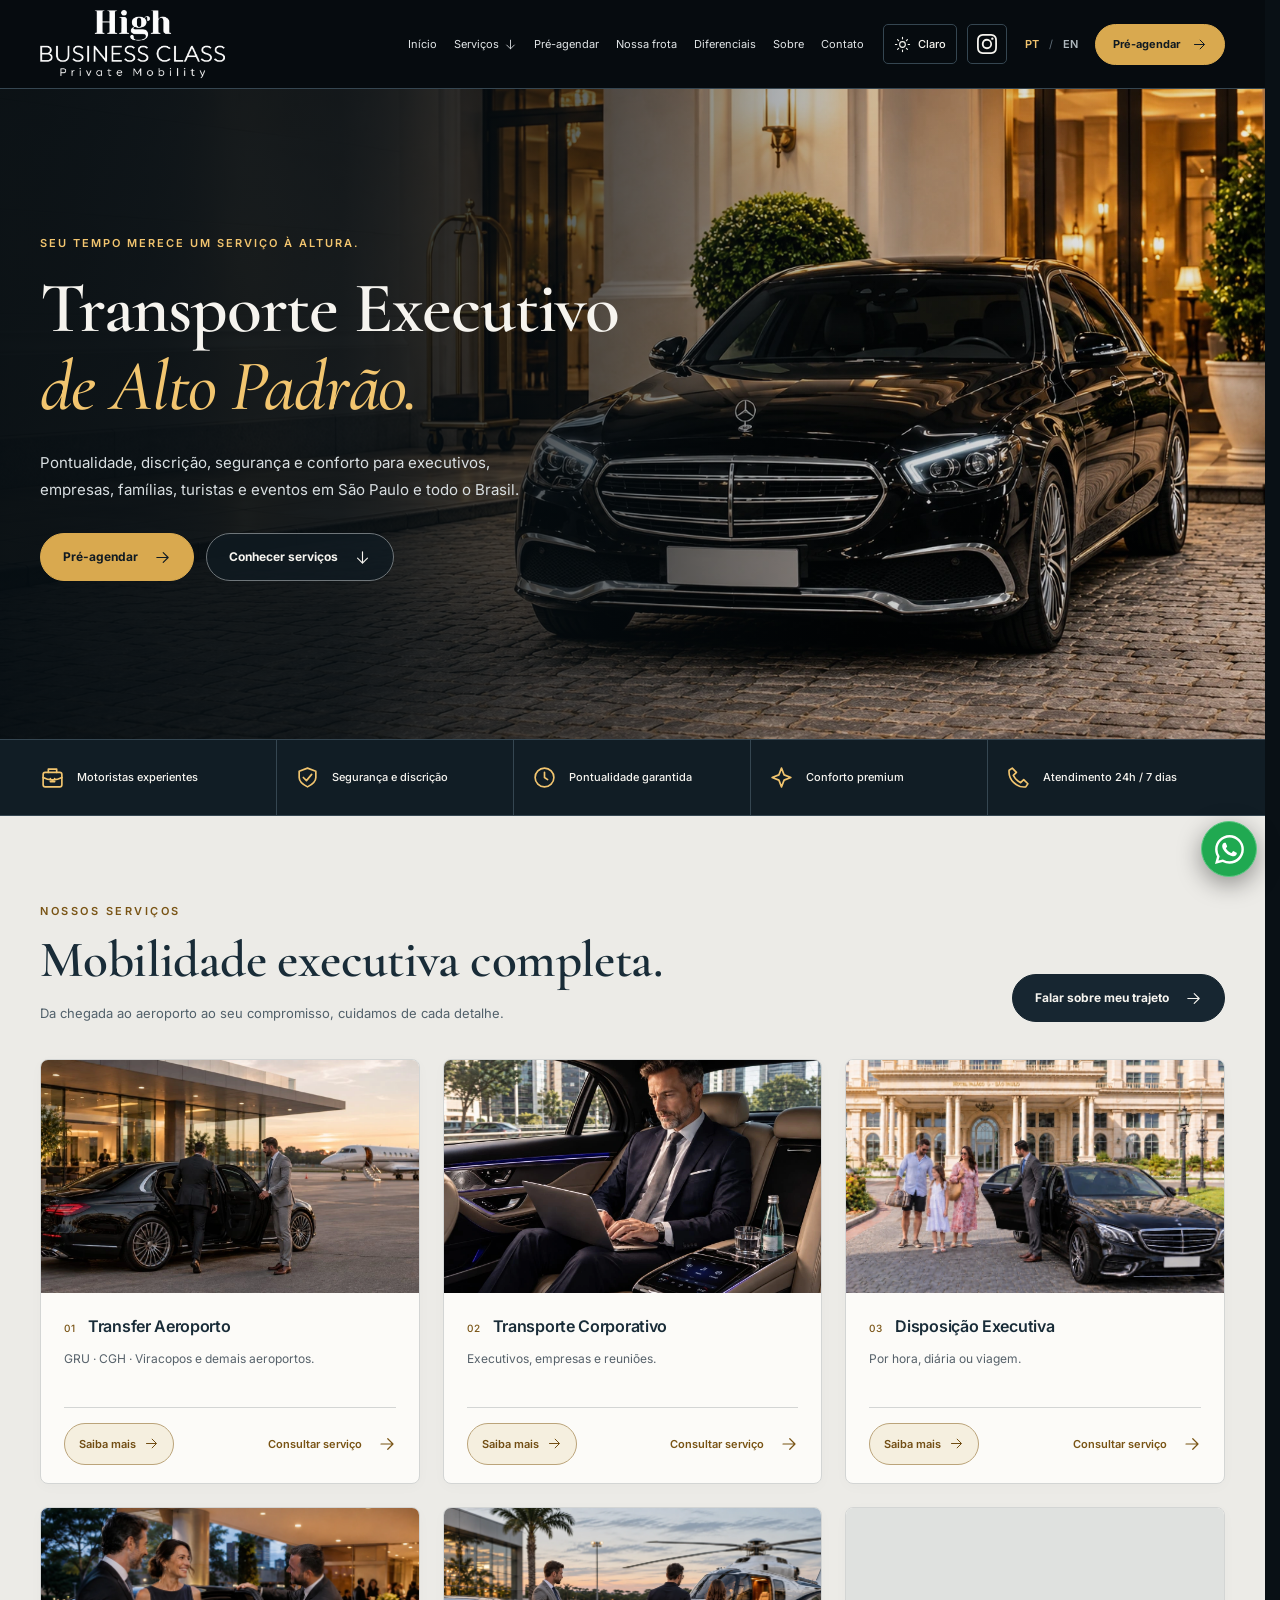
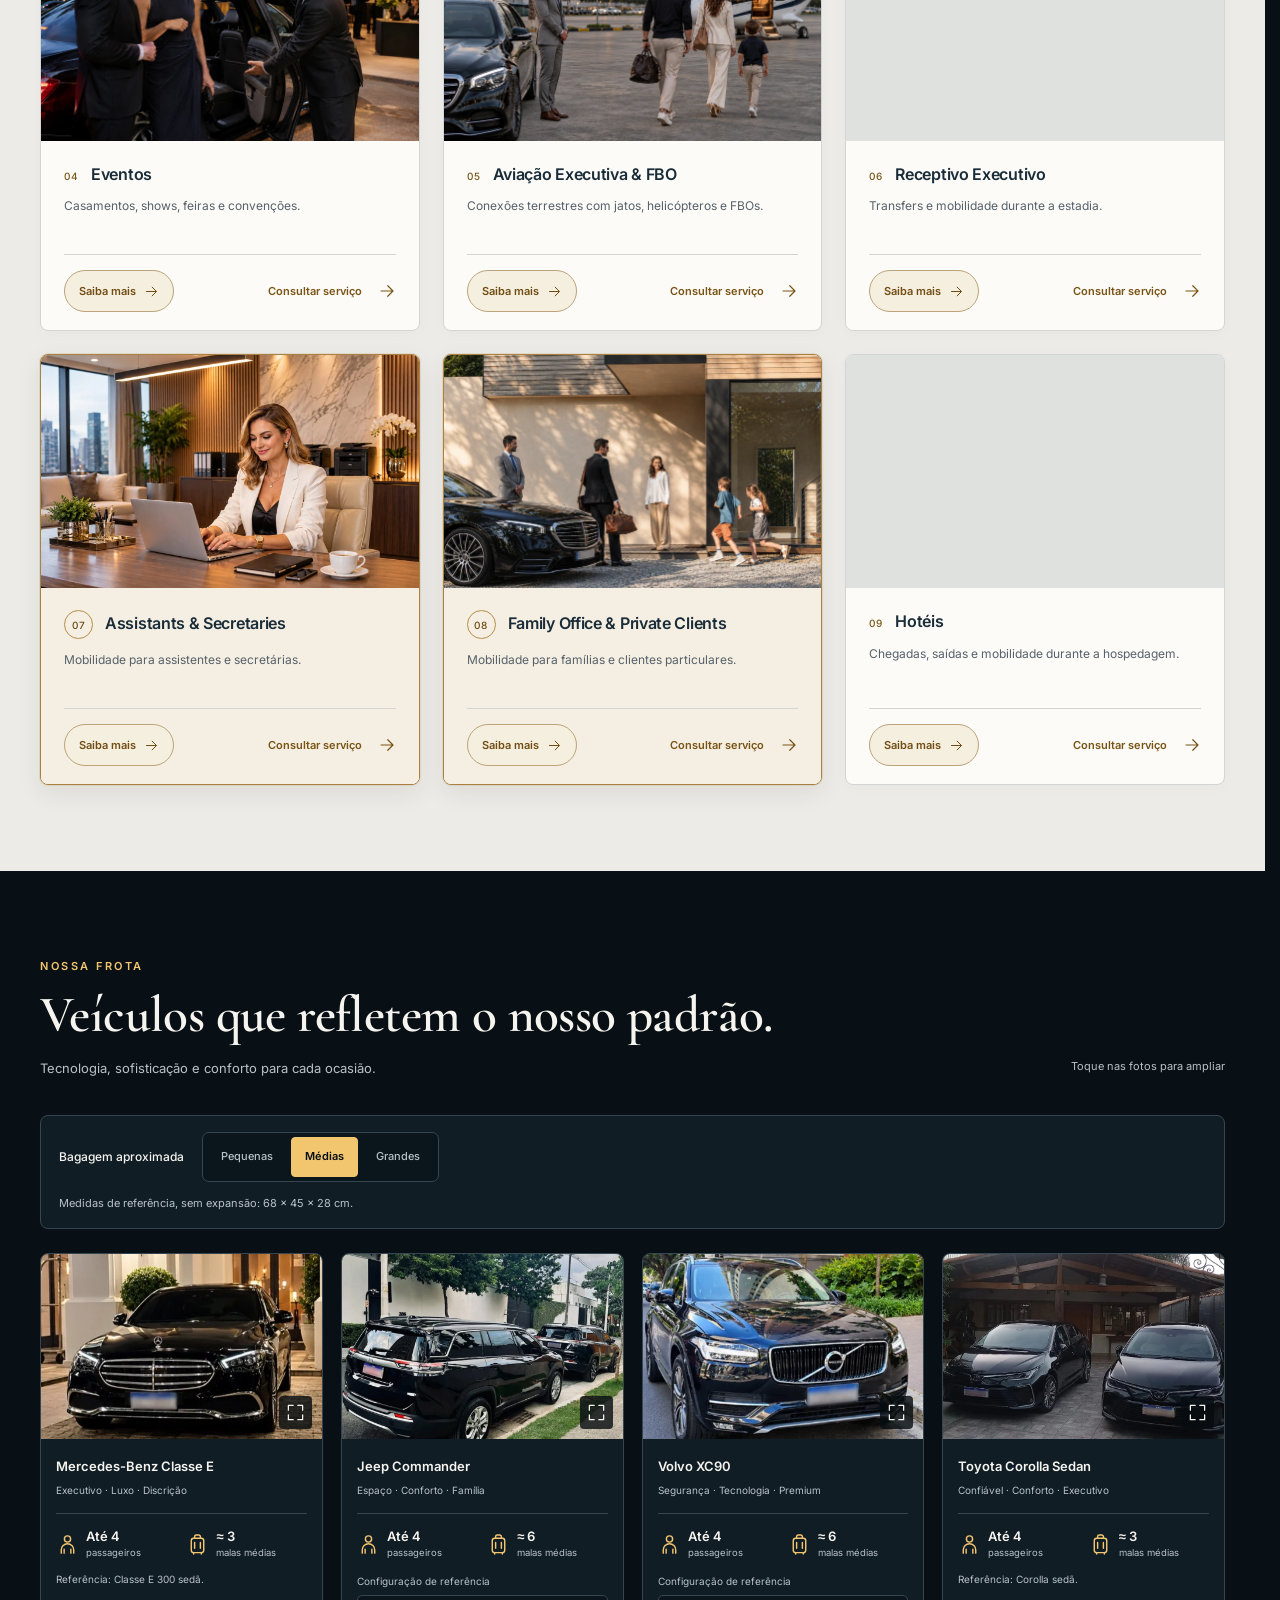
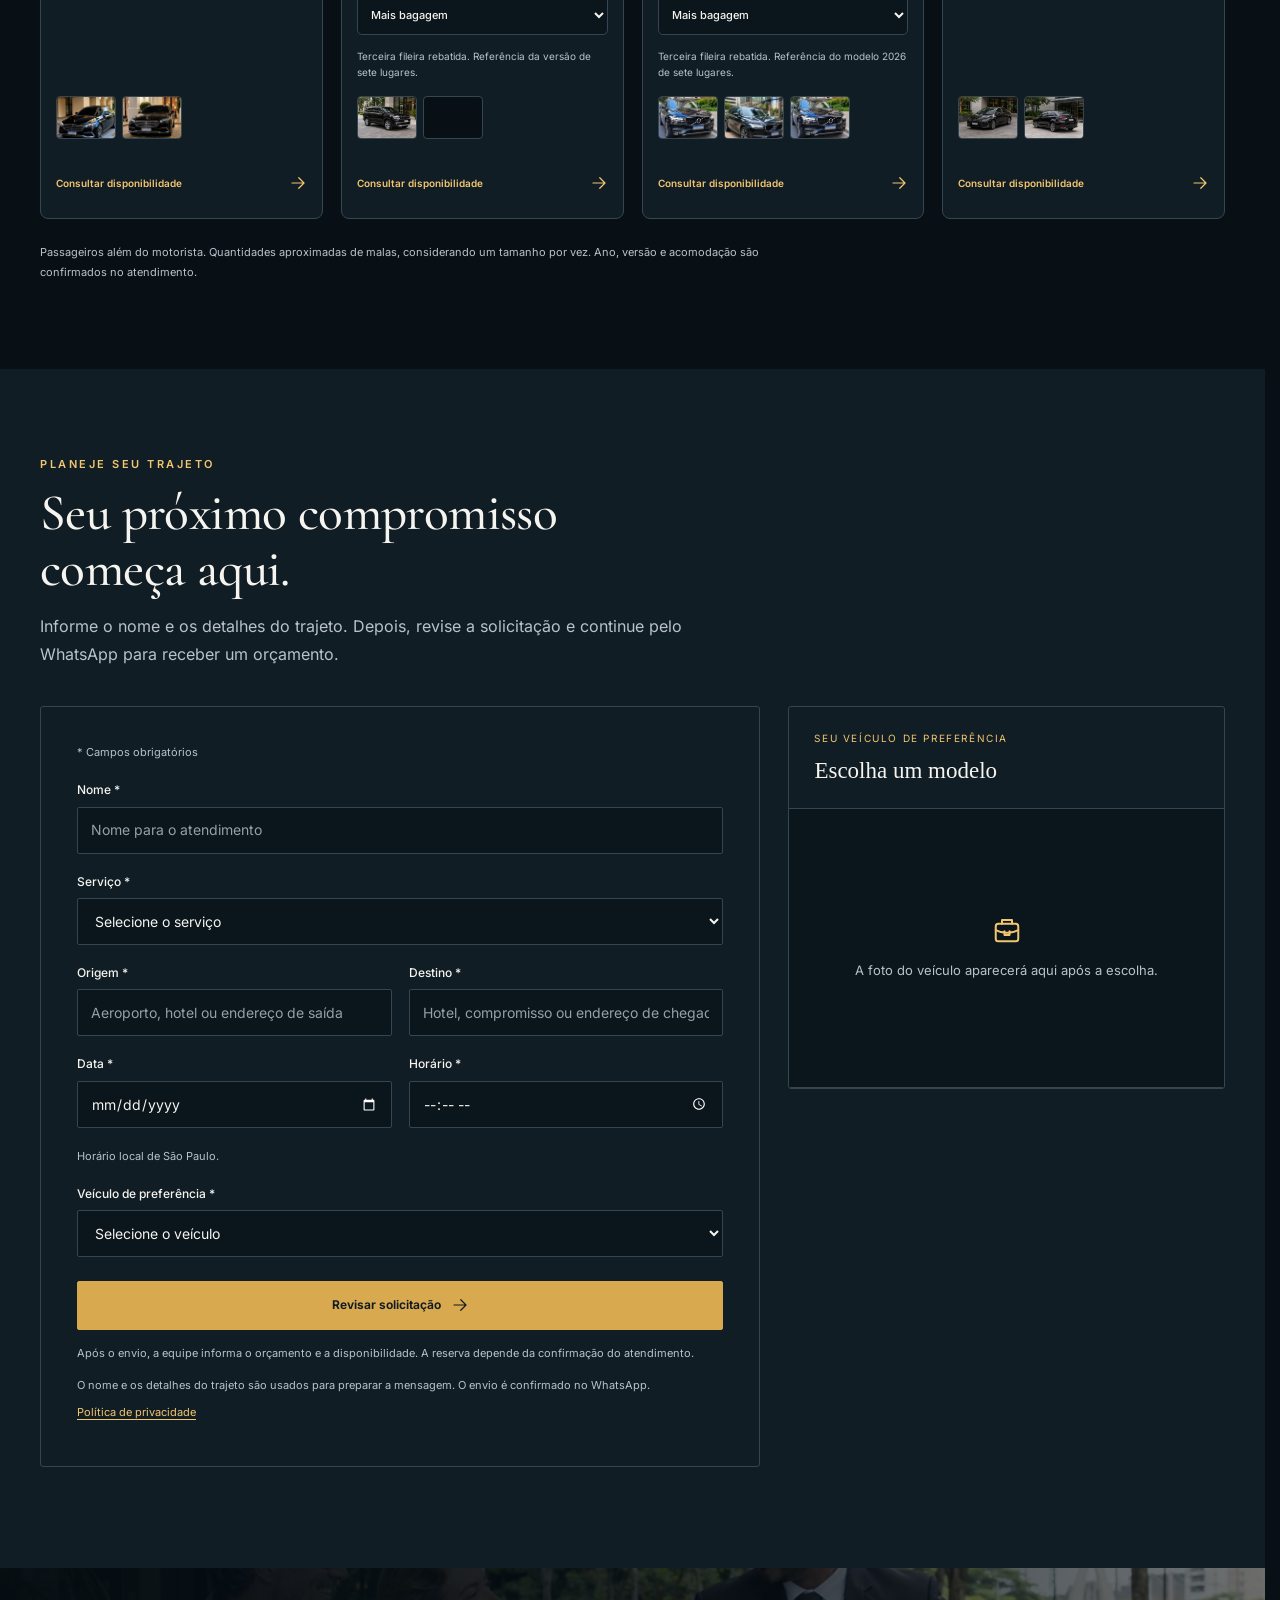
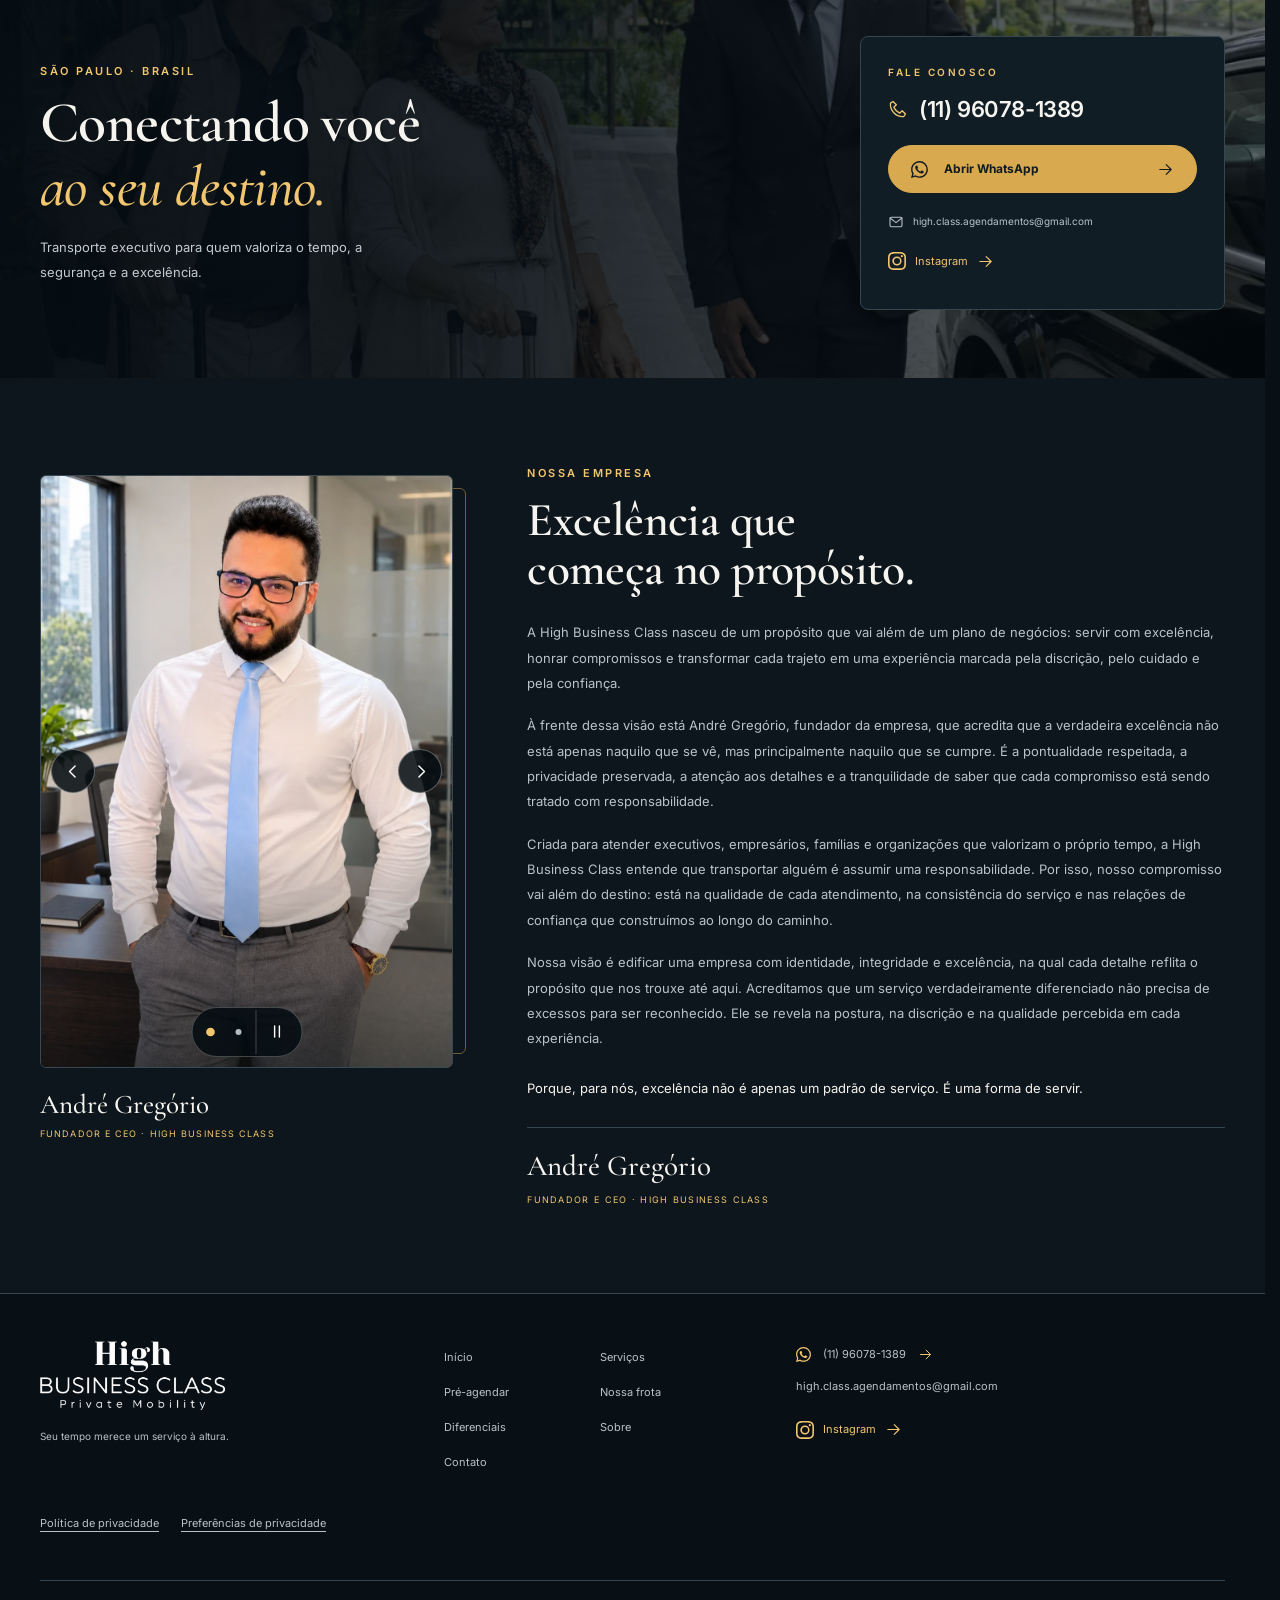
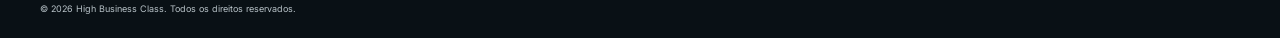
<file: versoes/evolucao/index.html>
<!doctype html>
<html lang="pt-BR" data-theme="dark"><head><meta charset="utf-8"><meta name="viewport" content="width=device-width,initial-scale=1"><script src="theme-init.js"></script><meta name="theme-color" content="#091015"><meta name="description" content="High Business Class — Transporte Executivo de Alto Padrão em São Paulo."><title>High Business Class | Transporte Executivo de Alto Padrão</title><meta property="og:type" content="website"><meta property="og:locale" content="pt_BR"><meta property="og:title" content="High Business Class | Transporte Executivo de Alto Padrão"><meta property="og:description" content="Seu tempo merece um serviço à altura."><link rel="preload" href="assets/fonts/inter-latin.woff2" as="font" type="font/woff2" crossorigin><link rel="preload" href="assets/fonts/cormorant-latin.woff2" as="font" type="font/woff2" crossorigin><link rel="stylesheet" href="styles.css"><link rel="stylesheet" href="theme.css"><link rel="stylesheet" href="carousels.css"><link rel="stylesheet" href="booking.css"><link rel="stylesheet" href="service-details.css"><link rel="stylesheet" href="privacy.css"><link rel="stylesheet" href="fleet-capacity.css"><script src="config.js" defer></script><script src="privacy-config.js" defer></script><script src="media-config.js" defer></script><script src="booking-config.js" defer></script><script src="app.js" defer></script><script src="theme.js" defer></script><script src="carousels.js" defer></script><script src="service-details.js" defer></script><script src="booking.js" defer></script><script src="privacy.js" defer></script><script src="fleet-capacity.js" defer></script></head><body>
<a data-i18n="copy" data-en="Skip to content" href="#conteudo" class="skip-link">Pular para o conteúdo</a><!-- WhatsApp and Instagram glyphs: Bootstrap Icons (https://icons.getbootstrap.com/).
The MIT License (MIT)

Copyright (c) 2019-2024 The Bootstrap Authors

Permission is hereby granted, free of charge, to any person obtaining a copy
of this software and associated documentation files (the "Software"), to deal
in the Software without restriction, including without limitation the rights
to use, copy, modify, merge, publish, distribute, sublicense, and/or sell
copies of the Software, and to permit persons to whom the Software is
furnished to do so, subject to the following conditions:

The above copyright notice and this permission notice shall be included in
all copies or substantial portions of the Software.

THE SOFTWARE IS PROVIDED "AS IS", WITHOUT WARRANTY OF ANY KIND, EXPRESS OR
IMPLIED, INCLUDING BUT NOT LIMITED TO THE WARRANTIES OF MERCHANTABILITY,
FITNESS FOR A PARTICULAR PURPOSE AND NONINFRINGEMENT. IN NO EVENT SHALL THE
AUTHORS OR COPYRIGHT HOLDERS BE LIABLE FOR ANY CLAIM, DAMAGES OR OTHER
LIABILITY, WHETHER IN AN ACTION OF CONTRACT, TORT OR OTHERWISE, ARISING FROM,
OUT OF OR IN CONNECTION WITH THE SOFTWARE OR THE USE OR OTHER DEALINGS IN
THE SOFTWARE.
-->
<svg class="icon-library" xmlns="http://www.w3.org/2000/svg" aria-hidden="true"><symbol id="i-arrow" viewBox="0 0 24 24"><path d="M4 12h15M13 5l7 7-7 7"/></symbol><symbol id="i-down" viewBox="0 0 24 24"><path d="M12 4v16M5 13l7 7 7-7"/></symbol><symbol id="i-clock" viewBox="0 0 24 24"><circle cx="12" cy="12" r="9"/><path d="M12 7v5l3 2"/></symbol><symbol id="i-shield" viewBox="0 0 24 24"><path d="m12 3 8 3v6c0 4-4 7-8 9-4-2-8-5-8-9V6l8-3Z"/><path d="m8 12 3 3 5-6"/></symbol><symbol id="i-spark" viewBox="0 0 24 24"><path d="m12 3 2.5 6.5L21 12l-6.5 2.5L12 21l-2.5-6.5L3 12l6.5-2.5L12 3Z"/></symbol><symbol id="i-pin" viewBox="0 0 24 24"><path d="M19 10c0 6-7 11-7 11S5 16 5 10a7 7 0 1 1 14 0Z"/><circle cx="12" cy="10" r="2.5"/></symbol><symbol id="i-plane" viewBox="0 0 24 24"><path d="m3 12 7 2 4 7 2-1-1-7 6-7c1-2-1-4-3-2l-7 6-7-1-1 3Z"/></symbol><symbol id="i-case" viewBox="0 0 24 24"><rect x="3" y="7" width="18" height="14" rx="2"/><path d="M8 7V4h8v3M3 12c5 3 13 3 18 0M10 13v3h4v-3"/></symbol><symbol id="i-mail" viewBox="0 0 24 24"><rect x="3" y="5" width="18" height="14" rx="2"/><path d="m3 6 9 7 9-7"/></symbol><symbol id="i-phone" viewBox="0 0 24 24"><path d="m6 3 4 4-3 3c2 4 3 5 7 7l3-3 4 4-2 3C10 22 2 14 3 5l3-2Z"/></symbol><symbol id="i-expand" viewBox="0 0 24 24"><path d="M9 3H3v6m12-6h6v6M3 15v6h6m12-6v6h-6"/></symbol><symbol id="i-close" viewBox="0 0 24 24"><path d="m6 6 12 12M6 18 18 6"/></symbol><symbol id="i-menu" viewBox="0 0 24 24"><path d="M4 7h16M4 12h16M4 17h16"/></symbol><symbol id="i-instagram" viewBox="0 0 16 16"><path fill="currentColor" stroke="none" d="M8 0C5.829 0 5.556.01 4.703.048 3.85.088 3.269.222 2.76.42a3.9 3.9 0 0 0-1.417.923A3.9 3.9 0 0 0 .42 2.76C.222 3.268.087 3.85.048 4.7.01 5.555 0 5.827 0 8.001c0 2.172.01 2.444.048 3.297.04.852.174 1.433.372 1.942.205.526.478.972.923 1.417.444.445.89.719 1.416.923.51.198 1.09.333 1.942.372C5.555 15.99 5.827 16 8 16s2.444-.01 3.298-.048c.851-.04 1.434-.174 1.943-.372a3.9 3.9 0 0 0 1.416-.923c.445-.445.718-.891.923-1.417.197-.509.332-1.09.372-1.942C15.99 10.445 16 10.173 16 8s-.01-2.445-.048-3.299c-.04-.851-.175-1.433-.372-1.941a3.9 3.9 0 0 0-.923-1.417A3.9 3.9 0 0 0 13.24.42c-.51-.198-1.092-.333-1.943-.372C10.443.01 10.172 0 7.998 0zm-.717 1.442h.718c2.136 0 2.389.007 3.232.046.78.035 1.204.166 1.486.275.373.145.64.319.92.599s.453.546.598.92c.11.281.24.705.275 1.485.039.843.047 1.096.047 3.231s-.008 2.389-.047 3.232c-.035.78-.166 1.203-.275 1.485a2.5 2.5 0 0 1-.599.919c-.28.28-.546.453-.92.598-.28.11-.704.24-1.485.276-.843.038-1.096.047-3.232.047s-2.39-.009-3.233-.047c-.78-.036-1.203-.166-1.485-.276a2.5 2.5 0 0 1-.92-.598 2.5 2.5 0 0 1-.6-.92c-.109-.281-.24-.705-.275-1.485-.038-.843-.046-1.096-.046-3.233s.008-2.388.046-3.231c.036-.78.166-1.204.276-1.486.145-.373.319-.64.599-.92s.546-.453.92-.598c.282-.11.705-.24 1.485-.276.738-.034 1.024-.044 2.515-.045zm4.988 1.328a.96.96 0 1 0 0 1.92.96.96 0 0 0 0-1.92m-4.27 1.122a4.109 4.109 0 1 0 0 8.217 4.109 4.109 0 0 0 0-8.217m0 1.441a2.667 2.667 0 1 1 0 5.334 2.667 2.667 0 0 1 0-5.334"/></symbol><symbol id="i-wa" viewBox="0 0 16 16"><path fill="currentColor" stroke="none" d="M13.601 2.326A7.85 7.85 0 0 0 7.994 0C3.627 0 .068 3.558.064 7.926c0 1.399.366 2.76 1.057 3.965L0 16l4.204-1.102a7.9 7.9 0 0 0 3.79.965h.004c4.368 0 7.926-3.558 7.93-7.93A7.9 7.9 0 0 0 13.6 2.326zM7.994 14.521a6.6 6.6 0 0 1-3.356-.92l-.24-.144-2.494.654.666-2.433-.156-.251a6.56 6.56 0 0 1-1.007-3.505c0-3.626 2.957-6.584 6.591-6.584a6.56 6.56 0 0 1 4.66 1.931 6.56 6.56 0 0 1 1.928 4.66c-.004 3.639-2.961 6.592-6.592 6.592m3.615-4.934c-.197-.099-1.17-.578-1.353-.646-.182-.065-.315-.099-.445.099-.133.197-.513.646-.627.775-.114.133-.232.148-.43.05-.197-.1-.836-.308-1.592-.985-.59-.525-.985-1.175-1.103-1.372-.114-.198-.011-.304.088-.403.087-.088.197-.232.296-.346.1-.114.133-.198.198-.33.065-.134.034-.248-.015-.347-.05-.099-.445-1.076-.612-1.47-.16-.389-.323-.335-.445-.34-.114-.007-.247-.007-.38-.007a.73.73 0 0 0-.529.247c-.182.198-.691.677-.691 1.654s.71 1.916.81 2.049c.098.133 1.394 2.132 3.383 2.992.47.205.84.326 1.129.418.475.152.904.129 1.246.08.38-.058 1.171-.48 1.338-.943.164-.464.164-.86.114-.943-.049-.084-.182-.133-.38-.232"/></symbol><symbol id="i-passenger" viewBox="0 0 24 24"><circle cx="12" cy="6.25" r="3.25"/><path d="M5.5 21v-3.25a6.5 6.5 0 0 1 13 0V21M8.5 21v-4M15.5 21v-4"/></symbol><symbol id="i-suitcase" viewBox="0 0 24 24"><rect x="5.5" y="5.5" width="13" height="15" rx="2.5"/><path d="M9 5.5V3.75A1.75 1.75 0 0 1 10.75 2h2.5A1.75 1.75 0 0 1 15 3.75V5.5M9 10v6M15 10v6M8 20.5V22M16 20.5V22"/></symbol></svg>
<header class="site-header"><div class="wrap header-inner"><a href="#inicio" class="brand" aria-label="High Business Class — início" data-i18n-aria="copy" data-en-aria="High Business Class — home"><img class="logo" src="assets/logo-transparente.png" alt="High Business Class" width="1347" height="686"></a><nav id="site-nav" class="links" aria-label="Navegação principal" data-i18n-aria="copy" data-en-aria="Main navigation"><a href="#inicio"><span data-i18n="copy" data-en="Home" >Início</span></a><details class="nav-services" id="nav-services"><summary><span data-i18n="copy" data-en="Services">Serviços</span><svg class="icon nav-services-chevron" aria-hidden="true" focusable="false"><use href="#i-down"/></svg></summary><div class="nav-services-menu"><a class="nav-services-all" href="#servicos"><span data-i18n="copy" data-en="All services">Todos os serviços</span></a><a href="#servico-assistants" data-service-open="assistants" aria-controls="service-dialog-assistants" aria-haspopup="dialog"><span class="nav-service-number" aria-hidden="true">07</span><span>Assistants &amp; Secretaries</span></a><a href="#servico-familyoffice" data-service-open="familyoffice" aria-controls="service-dialog-familyoffice" aria-haspopup="dialog"><span class="nav-service-number" aria-hidden="true">08</span><span>Family Office &amp; Private Clients</span></a></div></details><a href="#pre-agendamento"><span data-i18n="copy" data-en="Pre-booking">Pré-agendar</span></a><a href="#frota"><span data-i18n="copy" data-en="Our fleet" >Nossa frota</span></a><a href="#diferenciais"><span data-i18n="copy" data-en="Why HBC" >Diferenciais</span></a><a href="#sobre"><span data-i18n="copy" data-en="About" >Sobre</span></a><a href="#contato"><span data-i18n="copy" data-en="Contact" >Contato</span></a></nav><div class="header-actions"><button id="theme-toggle" class="theme-toggle" type="button" aria-label="Ativar tema claro" disabled><svg class="icon theme-sun" viewBox="0 0 24 24" aria-hidden="true"><circle cx="12" cy="12" r="4"/><path d="M12 2v2m0 16v2M2 12h2m16 0h2M5 5l1.5 1.5m11 11L19 19M5 19l1.5-1.5m11-11L19 5"/></svg><svg class="icon theme-moon" viewBox="0 0 24 24" aria-hidden="true"><path d="M20.8 13.4A9 9 0 0 1 10.6 3.2 9 9 0 1 0 20.8 13.4Z"/></svg><span data-theme-label>Claro</span></button><a class="header-instagram" data-instagram data-position="header" href="https://www.instagram.com/high.class.business/" target="_blank" rel="noopener noreferrer" aria-label="Instagram da High Business Class"><svg class="icon icon-brand" viewBox="0 0 16 16" aria-hidden="true" focusable="false"><use href="#i-instagram"/></svg></a><div class="language" role="group" aria-label="Idioma" data-i18n-aria="copy" data-en-aria="Language"><button type="button" class="lang-btn active" data-lang="pt" aria-pressed="true" lang="pt-BR">PT</button><span aria-hidden="true">/</span><button type="button" class="lang-btn" data-lang="en" aria-pressed="false" lang="en">EN</button></div><a class="btn gold header-quote" data-position="header" href="#pre-agendamento" ><span data-i18n="copy" data-en="Pre-book" >Pré-agendar</span><svg class="icon" aria-hidden="true" focusable="false"><use href="#i-arrow"/></svg></a><button id="menu-toggle" class="menu-toggle" type="button" aria-controls="site-nav" aria-expanded="false" aria-label="Abrir menu"><svg class="icon" aria-hidden="true" focusable="false"><use href="#i-menu"/></svg></button></div></div></header>
<main id="conteudo"><section class="hero" id="inicio" aria-labelledby="hero-title"><img class="hero-photo" src="assets/hero-carro-hd.webp" alt="Mercedes-Benz Classe E em frente à entrada de um hotel" data-i18n-alt="Copy" data-en-alt="Mercedes-Benz E-Class outside a hotel entrance" width="1672" height="941" fetchpriority="high"><div class="wrap hero-wrap"><div class="hero-content"><p data-i18n="copy" data-en="Your time deserves a service to match." class="eyebrow">Seu tempo merece um serviço à altura.</p><h1 id="hero-title"><span data-i18n="copy" data-en="Executive Chauffeur Service" >Transporte Executivo</span><em class="gold-text"><span data-i18n="copy" data-en="of Distinction." >de Alto Padrão.</span></em></h1><p data-i18n="copy" data-en="Punctuality, discretion, safety and comfort for executives, companies, families, visitors and events in São Paulo and throughout Brazil." class="hero-description">Pontualidade, discrição, segurança e conforto para executivos, empresas, famílias, turistas e eventos em São Paulo e todo o Brasil.</p><div class="hero-actions"><a class="btn gold" data-position="hero" href="#pre-agendamento" ><span data-i18n="copy" data-en="Plan my journey" >Pré-agendar</span><svg class="icon" aria-hidden="true" focusable="false"><use href="#i-arrow"/></svg></a><a class="btn dark" href="#servicos"><span data-i18n="copy" data-en="Explore services" >Conhecer serviços</span><svg class="icon" aria-hidden="true" focusable="false"><use href="#i-down"/></svg></a></div></div></div></section>
<div class="featurebar" id="diferenciais"><div class="wrap features"><div class="feature"><svg class="icon" aria-hidden="true" focusable="false"><use href="#i-case"/></svg><span data-i18n="copy" data-en="Experienced chauffeurs" >Motoristas experientes</span></div><div class="feature"><svg class="icon" aria-hidden="true" focusable="false"><use href="#i-shield"/></svg><span data-i18n="copy" data-en="Safety &amp; discretion" >Segurança e discrição</span></div><div class="feature"><svg class="icon" aria-hidden="true" focusable="false"><use href="#i-clock"/></svg><span data-i18n="copy" data-en="Guaranteed punctuality" >Pontualidade garantida</span></div><div class="feature"><svg class="icon" aria-hidden="true" focusable="false"><use href="#i-spark"/></svg><span data-i18n="copy" data-en="Premium comfort" >Conforto premium</span></div><div class="feature"><svg class="icon" aria-hidden="true" focusable="false"><use href="#i-phone"/></svg><span data-i18n="copy" data-en="24/7 assistance" >Atendimento 24h / 7 dias</span></div></div></div>
<section class="services-section" id="servicos" aria-labelledby="services-title"><div class="wrap"><div class="section-top"><div><p data-i18n="copy" data-en="Our services" class="kicker">Nossos serviços</p><h2 data-i18n="copy" data-en="Complete executive mobility." id="services-title">Mobilidade executiva completa.</h2><p data-i18n="copy" data-en="From airport arrival to your business engagement, we take care of every detail." class="section-description">Da chegada ao aeroporto ao seu compromisso, cuidamos de cada detalhe.</p></div><a class="btn dark" data-position="services_intro" href="#pre-agendamento" ><span data-i18n="copy" data-en="Discuss my journey" >Falar sobre meu trajeto</span><svg class="icon" aria-hidden="true" focusable="false"><use href="#i-arrow"/></svg></a></div><div class="service-grid service-grid--expanded"><article class="service" id="servico-aeroporto"><div class="service-img" data-carousel="aeroporto" data-carousel-label="Transfer aeroporto" data-carousel-label-en="Airport transfers"><img src="assets/novas/transferofc001.webp" width="1280" height="720" alt="Motorista recebe passageiro junto a um sedã em terminal de aviação executiva" data-i18n-alt="copy" data-en-alt="Chauffeur welcoming a passenger beside a sedan at an executive aviation terminal" loading="lazy" decoding="async"></div><div class="service-body"><div class="service-title"><span class="service-index" aria-hidden="true">01</span><h3 data-i18n="copy" data-en="Airport Transfers" >Transfer Aeroporto</h3></div><p data-i18n="copy" data-en="GRU · CGH · Viracopos and other airports." >GRU · CGH · Viracopos e demais aeroportos.</p><div class="service-actions"><button class="service-more" type="button" data-service-open="aeroporto" aria-controls="service-dialog-aeroporto" aria-haspopup="dialog" aria-label="Saiba mais sobre Transfer aeroporto" data-i18n-aria="copy" data-en-aria="Learn more about Airport transfer" hidden><span data-i18n="copy" data-en="Learn more">Saiba mais</span><svg class="icon" aria-hidden="true" focusable="false"><use href="#i-arrow"/></svg></button><a class="text-link" data-position="service" data-service="aeroporto" href="#pre-agendamento"  data-booking-service="aeroporto"><span data-i18n="copy" data-en="Enquire about this service" >Consultar serviço</span><svg class="icon" aria-hidden="true" focusable="false"><use href="#i-arrow"/></svg></a></div></div></article><article class="service" id="servico-corporativo"><div class="service-img" data-carousel="corporativo" data-carousel-label="Transporte corporativo" data-carousel-label-en="Corporate transportation"><img src="assets/novas/corporativoofc001.webp" width="1280" height="945" alt="Passageiro de terno usa notebook no banco traseiro de um veículo executivo" data-i18n-alt="copy" data-en-alt="Passenger in a suit using a laptop in the rear seat of an executive vehicle" loading="lazy" decoding="async"></div><div class="service-body"><div class="service-title"><span class="service-index" aria-hidden="true">02</span><h3 data-i18n="copy" data-en="Corporate Transportation" >Transporte Corporativo</h3></div><p data-i18n="copy" data-en="Executives, companies and meetings." >Executivos, empresas e reuniões.</p><div class="service-actions"><button class="service-more" type="button" data-service-open="corporativo" aria-controls="service-dialog-corporativo" aria-haspopup="dialog" aria-label="Saiba mais sobre Transporte corporativo" data-i18n-aria="copy" data-en-aria="Learn more about Corporate transportation" hidden><span data-i18n="copy" data-en="Learn more">Saiba mais</span><svg class="icon" aria-hidden="true" focusable="false"><use href="#i-arrow"/></svg></button><a class="text-link" data-position="service" data-service="corporativo" href="#pre-agendamento"  data-booking-service="corporativo"><span data-i18n="copy" data-en="Enquire about this service" >Consultar serviço</span><svg class="icon" aria-hidden="true" focusable="false"><use href="#i-arrow"/></svg></a></div></div></article><article class="service" id="servico-disposicao"><div class="service-img" data-carousel="disposicao" data-carousel-label="Disposição executiva" data-carousel-label-en="Chauffeur at disposal"><img src="assets/novas/disposicao01.webp" width="1591" height="989" alt="Motorista recebe uma família junto a um sedã executivo na entrada de um hotel" data-i18n-alt="Copy" data-en-alt="Chauffeur welcoming a family beside an executive sedan at a hotel entrance" loading="lazy" decoding="async"></div><div class="service-body"><div class="service-title"><span class="service-index" aria-hidden="true">03</span><h3 data-i18n="copy" data-en="Chauffeur at Disposal" >Disposição Executiva</h3></div><p data-i18n="copy" data-en="Hourly, daily or trip-based service." >Por hora, diária ou viagem.</p><div class="service-actions"><button class="service-more" type="button" data-service-open="disposicao" aria-controls="service-dialog-disposicao" aria-haspopup="dialog" aria-label="Saiba mais sobre Motorista à disposição" data-i18n-aria="copy" data-en-aria="Learn more about Private chauffeur" hidden><span data-i18n="copy" data-en="Learn more">Saiba mais</span><svg class="icon" aria-hidden="true" focusable="false"><use href="#i-arrow"/></svg></button><a class="text-link" data-position="service" data-service="disposicao" href="#pre-agendamento"  data-booking-service="disposicao"><span data-i18n="copy" data-en="Enquire about this service" >Consultar serviço</span><svg class="icon" aria-hidden="true" focusable="false"><use href="#i-arrow"/></svg></a></div></div></article><article class="service" id="servico-eventos"><div class="service-img" data-carousel="eventos" data-carousel-label="Eventos" data-carousel-label-en="Events"><img src="assets/novas/eventos-experiencia-v2.webp" alt="Motorista recebe um casal junto ao carro na chegada a um evento" data-i18n-alt="copy" data-en-alt="Chauffeur welcoming a couple beside the car on arrival at an event" loading="lazy" decoding="async" width="1536" height="1024"></div><div class="service-body"><div class="service-title"><span class="service-index" aria-hidden="true">04</span><h3 data-i18n="copy" data-en="Events" >Eventos</h3></div><p data-i18n="copy" data-en="Weddings, concerts, trade shows and conventions." >Casamentos, shows, feiras e convenções.</p><div class="service-actions"><button class="service-more" type="button" data-service-open="eventos" aria-controls="service-dialog-eventos" aria-haspopup="dialog" aria-label="Saiba mais sobre Transporte para eventos" data-i18n-aria="copy" data-en-aria="Learn more about Event transportation" hidden><span data-i18n="copy" data-en="Learn more">Saiba mais</span><svg class="icon" aria-hidden="true" focusable="false"><use href="#i-arrow"/></svg></button><a class="text-link" data-position="service" data-service="eventos" href="#pre-agendamento"  data-booking-service="eventos"><span data-i18n="copy" data-en="Enquire about this service" >Consultar serviço</span><svg class="icon" aria-hidden="true" focusable="false"><use href="#i-arrow"/></svg></a></div></div></article><article class="service" id="servico-aviacao"><div class="service-img"><img src="assets/novas/aviacao-executiva-fbo-helicoptero-v4.webp" alt="Motorista junto a um sedã executivo acompanha uma família no embarque em helicóptero no FBO ao pôr do sol" data-i18n-alt="copy" data-en-alt="Chauffeur beside an executive sedan as a family approaches a helicopter at an FBO at sunset" loading="lazy" decoding="async" width="1672" height="941"></div><div class="service-body"><div class="service-title"><span class="service-index" aria-hidden="true">05</span><h3 data-i18n="copy" data-en="Executive aviation &amp; FBO">Aviação Executiva &amp; FBO</h3></div><p data-i18n="copy" data-en="Ground transfers for jets, helicopters and FBOs.">Conexões terrestres com jatos, helicópteros e FBOs.</p><div class="service-actions"><button class="service-more" type="button" data-service-open="aviacao" aria-controls="service-dialog-aviacao" aria-haspopup="dialog" aria-label="Saiba mais sobre Aviação Executiva &amp; FBO" data-i18n-aria="copy" data-en-aria="Learn more about Executive aviation &amp; FBO" hidden><span data-i18n="copy" data-en="Learn more">Saiba mais</span><svg class="icon" aria-hidden="true" focusable="false"><use href="#i-arrow"/></svg></button><a class="text-link" data-position="service" data-service="aviacao" href="#pre-agendamento" data-booking-service="aviacao"><span data-i18n="copy" data-en="Enquire about this service">Consultar serviço</span><svg class="icon" aria-hidden="true" focusable="false"><use href="#i-arrow"/></svg></a></div></div></article><article class="service" id="servico-receptivo"><div class="service-img" data-carousel="receptivo" data-carousel-label="Receptivo Executivo" data-carousel-label-en="Executive Meet &amp; Greet"><img src="assets/novas/receptivoexecutivoofc001.webp" width="1280" height="960" alt="Motorista segura a porta de um sedã executivo para um passageiro diante de um edifício" data-i18n-alt="copy" data-en-alt="Chauffeur holding the door of an executive sedan for a passenger outside a building" loading="lazy" decoding="async"></div><div class="service-body"><div class="service-title"><span class="service-index" aria-hidden="true">06</span><h3 data-i18n="copy" data-en="Executive Meet &amp; Greet">Receptivo Executivo</h3></div><p data-i18n="copy" data-en="Transfers and transportation throughout your stay.">Transfers e mobilidade durante a estadia.</p><div class="service-actions"><button class="service-more" type="button" data-service-open="receptivo" aria-controls="service-dialog-receptivo" aria-haspopup="dialog" aria-label="Saiba mais sobre Receptivo Executivo" data-i18n-aria="copy" data-en-aria="Learn more about Executive Meet &amp; Greet" hidden><span data-i18n="copy" data-en="Learn more">Saiba mais</span><svg class="icon" aria-hidden="true" focusable="false"><use href="#i-arrow"/></svg></button><a class="text-link" data-position="service" data-service="receptivo" href="#pre-agendamento" data-booking-service="receptivo"><span data-i18n="copy" data-en="Enquire about this service">Consultar serviço</span><svg class="icon" aria-hidden="true" focusable="false"><use href="#i-arrow"/></svg></a></div></div></article><article class="service service--featured" id="servico-assistants"><div class="service-img" data-carousel="assistants" data-carousel-label="Assistants &amp; Secretaries" data-carousel-label-en="Assistants &amp; Secretaries"><img src="assets/novas/assitantssecretariesofc001.webp" width="1280" height="842" alt="Mulher de blazer claro usando notebook em uma mesa de escritório" data-i18n-alt="copy" data-en-alt="Woman in a light blazer using a laptop at an office desk" loading="lazy" decoding="async"></div><div class="service-body"><div class="service-title"><span class="service-index" aria-hidden="true">07</span><h3 data-i18n="copy" data-en="Assistants &amp; Secretaries">Assistants &amp; Secretaries</h3></div><p data-i18n="copy" data-en="Transportation support for assistants and secretaries.">Mobilidade para assistentes e secretárias.</p><div class="service-actions"><button class="service-more" type="button" data-service-open="assistants" aria-controls="service-dialog-assistants" aria-haspopup="dialog" aria-label="Saiba mais sobre Assistants &amp; Secretaries" data-i18n-aria="copy" data-en-aria="Learn more about Assistants &amp; Secretaries" hidden><span data-i18n="copy" data-en="Learn more">Saiba mais</span><svg class="icon" aria-hidden="true" focusable="false"><use href="#i-arrow"/></svg></button><a class="text-link" data-position="service" data-service="assistants" href="#pre-agendamento" data-booking-service="assistants"><span data-i18n="copy" data-en="Enquire about this service">Consultar serviço</span><svg class="icon" aria-hidden="true" focusable="false"><use href="#i-arrow"/></svg></a></div></div></article><article class="service service--featured" id="servico-familyoffice"><div class="service-img"><img src="assets/novas/family-office-private-clients-v2.webp" width="1600" height="933" alt="Família com duas crianças e motorista junto a um sedã executivo na entrada de uma residência" data-i18n-alt="copy" data-en-alt="Family with two children and a chauffeur beside an executive sedan outside a residence" loading="lazy" decoding="async"></div><div class="service-body"><div class="service-title"><span class="service-index" aria-hidden="true">08</span><h3 data-i18n="copy" data-en="Family Office &amp; Private Clients">Family Office &amp; Private Clients</h3></div><p data-i18n="copy" data-en="Transportation for families and private clients.">Mobilidade para famílias e clientes particulares.</p><div class="service-actions"><button class="service-more" type="button" data-service-open="familyoffice" aria-controls="service-dialog-familyoffice" aria-haspopup="dialog" aria-label="Saiba mais sobre Family Office &amp; Private Clients" data-i18n-aria="copy" data-en-aria="Learn more about Family Office &amp; Private Clients" hidden><span data-i18n="copy" data-en="Learn more">Saiba mais</span><svg class="icon" aria-hidden="true" focusable="false"><use href="#i-arrow"/></svg></button><a class="text-link" data-position="service" data-service="familyoffice" href="#pre-agendamento" data-booking-service="familyoffice"><span data-i18n="copy" data-en="Enquire about this service">Consultar serviço</span><svg class="icon" aria-hidden="true" focusable="false"><use href="#i-arrow"/></svg></a></div></div></article><article class="service" id="servico-hoteis"><div class="service-img" data-carousel="hoteis" data-carousel-label="Hotéis" data-carousel-label-en="Hotels"><img src="assets/novas/hoteis-experiencia-v2.webp" alt="Motorista auxilia um casal na chegada de carro a um hotel" data-i18n-alt="copy" data-en-alt="Chauffeur assisting a couple arriving by car at a hotel" loading="lazy" decoding="async" width="1536" height="1024"></div><div class="service-body"><div class="service-title"><span class="service-index" aria-hidden="true">09</span><h3 data-i18n="copy" data-en="Hotels">Hotéis</h3></div><p data-i18n="copy" data-en="Arrivals, departures and transportation during your stay.">Chegadas, saídas e mobilidade durante a hospedagem.</p><div class="service-actions"><button class="service-more" type="button" data-service-open="hoteis" aria-controls="service-dialog-hoteis" aria-haspopup="dialog" aria-label="Saiba mais sobre Hotéis" data-i18n-aria="copy" data-en-aria="Learn more about Hotels" hidden><span data-i18n="copy" data-en="Learn more">Saiba mais</span><svg class="icon" aria-hidden="true" focusable="false"><use href="#i-arrow"/></svg></button><a class="text-link" data-position="service" data-service="hoteis" href="#pre-agendamento" data-booking-service="hoteis"><span data-i18n="copy" data-en="Enquire about this service">Consultar serviço</span><svg class="icon" aria-hidden="true" focusable="false"><use href="#i-arrow"/></svg></a></div></div></article></div></div></section>
<section class="fleet-section" id="frota" aria-labelledby="fleet-title"><div class="wrap"><div class="section-top"><div><p data-i18n="copy" data-en="Our fleet" class="kicker">Nossa frota</p><h2 data-i18n="copy" data-en="Vehicles that reflect our standards." id="fleet-title">Veículos que refletem o nosso padrão.</h2><p data-i18n="copy" data-en="Technology, sophistication and comfort for every occasion." class="section-description">Tecnologia, sofisticação e conforto para cada ocasião.</p></div><p data-i18n="copy" data-en="Tap the photos to enlarge" class="gallery-tip">Toque nas fotos para ampliar</p></div><div class="fleet-luggage-tools"><div class="fleet-luggage-heading"><p data-i18n="copy" data-en="Approximate luggage capacity">Bagagem aproximada</p><div class="fleet-luggage-sizes" role="group" aria-label="Tamanho das malas de referência" data-i18n-aria="copy" data-en-aria="Reference suitcase size"><button type="button" class="fleet-luggage-size" data-fleet-size="small" aria-pressed="false" disabled data-i18n="copy" data-en="Small">Pequenas</button><button type="button" class="fleet-luggage-size" data-fleet-size="medium" aria-pressed="true" disabled data-i18n="copy" data-en="Medium">Médias</button><button type="button" class="fleet-luggage-size" data-fleet-size="large" aria-pressed="false" disabled data-i18n="copy" data-en="Large">Grandes</button></div></div><p class="fleet-luggage-reference" data-fleet-size-reference>Medidas de referência, sem expansão: 68 × 45 × 28 cm.</p><p class="fleet-capacity-status" data-fleet-status role="status" aria-live="polite"></p></div><div class="fleet-grid"><article class="vehicle" data-fleet-vehicle="mercedes"><button class="vehicle-main" type="button" data-gallery data-src="assets/frota/mercedes.webp" data-caption="Mercedes-Benz Classe E" data-alt="Mercedes-Benz Classe E" data-alt-pt="Mercedes-Benz Classe E" data-alt-en="Mercedes-Benz Classe E" aria-label="Ampliar foto: Mercedes-Benz Classe E" data-i18n-aria="copy" data-en-aria="Enlarge photo: Mercedes-Benz Classe E"><img src="assets/frota/mercedes.webp" alt="Mercedes-Benz Classe E" data-i18n-alt="Copy" data-en-alt="Mercedes-Benz Classe E" loading="lazy" decoding="async"><svg class="icon" aria-hidden="true" focusable="false"><use href="#i-expand"/></svg></button><div class="vehicle-body"><h3>Mercedes-Benz Classe E</h3><p data-i18n="copy" data-en="Executive · Luxury · Discretion" >Executivo · Luxo · Discrição</p><div class="fleet-capacity-group"><ul class="fleet-capacity" aria-label="Capacidades de referência do veículo" aria-describedby="fleet-capacity-note" data-i18n-aria="copy" data-en-aria="Reference vehicle capacities"><li class="fleet-capacity-item"><svg class="icon" aria-hidden="true" focusable="false"><use href="#i-passenger"/></svg><span class="fleet-capacity-copy"><strong class="fleet-capacity-value" data-fleet-passengers>Até 4</strong><span class="fleet-capacity-label" data-i18n="copy" data-en="passengers">passageiros</span></span></li><li class="fleet-capacity-item"><svg class="icon" aria-hidden="true" focusable="false"><use href="#i-suitcase"/></svg><span class="fleet-capacity-copy"><strong class="fleet-capacity-value" data-fleet-bags aria-label="Aproximadamente 3">≈ 3</strong><span class="fleet-capacity-label" data-fleet-bag-label>malas médias</span></span></li></ul><p class="fleet-capacity-note" data-i18n="copy" data-en="Reference: E 300 sedan.">Referência: Classe E 300 sedã.</p></div><div class="vehicle-links"><div class="mini-gallery"><button class="thumbnail" type="button" data-gallery data-src="assets/frota/mercedes_1.png" data-caption="Mercedes-Benz Classe E" data-alt="Mercedes-Benz Classe E — foto 1" data-alt-pt="Mercedes-Benz Classe E — foto 1" data-alt-en="Mercedes-Benz Classe E — photo 1" aria-label="Ampliar foto: Mercedes-Benz Classe E" data-i18n-aria="copy" data-en-aria="Enlarge photo: Mercedes-Benz Classe E"><img src="assets/frota/mercedes_1.png" alt="Mercedes-Benz Classe E — foto 1" data-i18n-alt="Copy" data-en-alt="Mercedes-Benz Classe E — photo 1" loading="lazy" decoding="async"><svg class="icon" aria-hidden="true" focusable="false"><use href="#i-expand"/></svg></button><button class="thumbnail" type="button" data-gallery data-src="assets/frota/mercedes_2.png" data-caption="Mercedes-Benz Classe E" data-alt="Mercedes-Benz Classe E — foto 2" data-alt-pt="Mercedes-Benz Classe E — foto 2" data-alt-en="Mercedes-Benz Classe E — photo 2" aria-label="Ampliar foto: Mercedes-Benz Classe E" data-i18n-aria="copy" data-en-aria="Enlarge photo: Mercedes-Benz Classe E"><img src="assets/frota/mercedes_2.png" alt="Mercedes-Benz Classe E — foto 2" data-i18n-alt="Copy" data-en-alt="Mercedes-Benz Classe E — photo 2" loading="lazy" decoding="async"><svg class="icon" aria-hidden="true" focusable="false"><use href="#i-expand"/></svg></button></div><a class="text-link" data-position="fleet" href="#pre-agendamento"  data-booking-vehicle="mercedes"><span data-i18n="copy" data-en="Check availability" >Consultar disponibilidade</span><svg class="icon" aria-hidden="true" focusable="false"><use href="#i-arrow"/></svg></a></div></div></article><article class="vehicle" data-fleet-vehicle="commander"><button class="vehicle-main" type="button" data-gallery data-src="assets/frota/commander.webp" data-caption="Jeep Commander" data-alt="Jeep Commander" data-alt-pt="Jeep Commander" data-alt-en="Jeep Commander" aria-label="Ampliar foto: Jeep Commander" data-i18n-aria="copy" data-en-aria="Enlarge photo: Jeep Commander"><img src="assets/frota/commander.webp" alt="Jeep Commander" data-i18n-alt="Copy" data-en-alt="Jeep Commander" loading="lazy" decoding="async"><svg class="icon" aria-hidden="true" focusable="false"><use href="#i-expand"/></svg></button><div class="vehicle-body"><h3>Jeep Commander</h3><p data-i18n="copy" data-en="Space · Comfort · Family" >Espaço · Conforto · Família</p><div class="fleet-capacity-group"><ul class="fleet-capacity" aria-label="Capacidades de referência do veículo" aria-describedby="fleet-capacity-note" data-i18n-aria="copy" data-en-aria="Reference vehicle capacities"><li class="fleet-capacity-item"><svg class="icon" aria-hidden="true" focusable="false"><use href="#i-passenger"/></svg><span class="fleet-capacity-copy"><strong class="fleet-capacity-value" data-fleet-passengers>Até 4</strong><span class="fleet-capacity-label" data-i18n="copy" data-en="passengers">passageiros</span></span></li><li class="fleet-capacity-item"><svg class="icon" aria-hidden="true" focusable="false"><use href="#i-suitcase"/></svg><span class="fleet-capacity-copy"><strong class="fleet-capacity-value" data-fleet-bags aria-label="Aproximadamente 6">≈ 6</strong><span class="fleet-capacity-label" data-fleet-bag-label>malas médias</span></span></li></ul><div class="fleet-seating-control"><label for="fleet-commander-layout" data-i18n="copy" data-en="Reference seating layout">Configuração de referência</label><select id="fleet-commander-layout" data-fleet-layout disabled><option value="full" data-i18n="copy" data-en="More passengers">Mais passageiros</option><option value="cargo" selected data-i18n="copy" data-en="More luggage">Mais bagagem</option></select></div><p class="fleet-capacity-note" data-fleet-layout-note>Terceira fileira rebatida. Referência da versão de sete lugares.</p></div><div class="vehicle-links"><div class="mini-gallery"><button class="thumbnail" type="button" data-gallery data-src="assets/frota/commander-frente-ilustrativo-v2.webp" data-caption="Jeep Commander · Imagem ilustrativa" data-caption-pt="Jeep Commander · Imagem ilustrativa" data-caption-en="Jeep Commander · Illustrative image" data-alt="Jeep Commander — vista frontal em três quartos, imagem ilustrativa" data-alt-pt="Jeep Commander — vista frontal em três quartos, imagem ilustrativa" data-alt-en="Jeep Commander — front three-quarter view, illustrative image" aria-label="Ampliar imagem ilustrativa: Jeep Commander, vista frontal em três quartos" data-i18n-aria="copy" data-en-aria="Enlarge illustrative image: Jeep Commander, front three-quarter view"><img src="assets/frota/commander-frente-ilustrativo-v2.webp" alt="Jeep Commander — vista frontal em três quartos, imagem ilustrativa" data-i18n-alt="copy" data-en-alt="Jeep Commander — front three-quarter view, illustrative image" loading="lazy" decoding="async" width="1536" height="1024"><svg class="icon" aria-hidden="true" focusable="false"><use href="#i-expand"/></svg></button><button class="thumbnail" type="button" data-gallery data-src="assets/frota/commander-traseira-ilustrativo-v2.webp" data-caption="Jeep Commander · Imagem ilustrativa" data-caption-pt="Jeep Commander · Imagem ilustrativa" data-caption-en="Jeep Commander · Illustrative image" data-alt="Jeep Commander — vista traseira em três quartos, imagem ilustrativa" data-alt-pt="Jeep Commander — vista traseira em três quartos, imagem ilustrativa" data-alt-en="Jeep Commander — rear three-quarter view, illustrative image" aria-label="Ampliar imagem ilustrativa: Jeep Commander, vista traseira em três quartos" data-i18n-aria="copy" data-en-aria="Enlarge illustrative image: Jeep Commander, rear three-quarter view"><img src="assets/frota/commander-traseira-ilustrativo-v2.webp" alt="Jeep Commander — vista traseira em três quartos, imagem ilustrativa" data-i18n-alt="copy" data-en-alt="Jeep Commander — rear three-quarter view, illustrative image" loading="lazy" decoding="async" width="1536" height="1024"><svg class="icon" aria-hidden="true" focusable="false"><use href="#i-expand"/></svg></button></div><a class="text-link" data-position="fleet" href="#pre-agendamento"  data-booking-vehicle="commander"><span data-i18n="copy" data-en="Check availability" >Consultar disponibilidade</span><svg class="icon" aria-hidden="true" focusable="false"><use href="#i-arrow"/></svg></a></div></div></article><article class="vehicle" data-fleet-vehicle="volvo"><button class="vehicle-main" type="button" data-gallery data-src="assets/frota/volvo.webp" data-caption="Volvo XC90" data-alt="Volvo XC90" data-alt-pt="Volvo XC90" data-alt-en="Volvo XC90" aria-label="Ampliar foto: Volvo XC90" data-i18n-aria="copy" data-en-aria="Enlarge photo: Volvo XC90"><img src="assets/frota/volvo.webp" alt="Volvo XC90" data-i18n-alt="Copy" data-en-alt="Volvo XC90" loading="lazy" decoding="async"><svg class="icon" aria-hidden="true" focusable="false"><use href="#i-expand"/></svg></button><div class="vehicle-body"><h3>Volvo XC90</h3><p data-i18n="copy" data-en="Safety · Technology · Premium" >Segurança · Tecnologia · Premium</p><div class="fleet-capacity-group"><ul class="fleet-capacity" aria-label="Capacidades de referência do veículo" aria-describedby="fleet-capacity-note" data-i18n-aria="copy" data-en-aria="Reference vehicle capacities"><li class="fleet-capacity-item"><svg class="icon" aria-hidden="true" focusable="false"><use href="#i-passenger"/></svg><span class="fleet-capacity-copy"><strong class="fleet-capacity-value" data-fleet-passengers>Até 4</strong><span class="fleet-capacity-label" data-i18n="copy" data-en="passengers">passageiros</span></span></li><li class="fleet-capacity-item"><svg class="icon" aria-hidden="true" focusable="false"><use href="#i-suitcase"/></svg><span class="fleet-capacity-copy"><strong class="fleet-capacity-value" data-fleet-bags aria-label="Aproximadamente 6">≈ 6</strong><span class="fleet-capacity-label" data-fleet-bag-label>malas médias</span></span></li></ul><div class="fleet-seating-control"><label for="fleet-volvo-layout" data-i18n="copy" data-en="Reference seating layout">Configuração de referência</label><select id="fleet-volvo-layout" data-fleet-layout disabled><option value="full" data-i18n="copy" data-en="More passengers">Mais passageiros</option><option value="cargo" selected data-i18n="copy" data-en="More luggage">Mais bagagem</option></select></div><p class="fleet-capacity-note" data-fleet-layout-note>Terceira fileira rebatida. Referência do modelo 2026 de sete lugares.</p></div><div class="vehicle-links"><div class="mini-gallery"><button class="thumbnail" type="button" data-gallery data-src="assets/frota/volvo_1.png" data-caption="Volvo XC90" data-alt="Volvo XC90 — foto 1" data-alt-pt="Volvo XC90 — foto 1" data-alt-en="Volvo XC90 — photo 1" aria-label="Ampliar foto: Volvo XC90" data-i18n-aria="copy" data-en-aria="Enlarge photo: Volvo XC90"><img src="assets/frota/volvo_1.png" alt="Volvo XC90 — foto 1" data-i18n-alt="Copy" data-en-alt="Volvo XC90 — photo 1" loading="lazy" decoding="async"><svg class="icon" aria-hidden="true" focusable="false"><use href="#i-expand"/></svg></button><button class="thumbnail" type="button" data-gallery data-src="assets/frota/volvo_2.png" data-caption="Volvo XC90" data-alt="Volvo XC90 — foto 2" data-alt-pt="Volvo XC90 — foto 2" data-alt-en="Volvo XC90 — photo 2" aria-label="Ampliar foto: Volvo XC90" data-i18n-aria="copy" data-en-aria="Enlarge photo: Volvo XC90"><img src="assets/frota/volvo_2.png" alt="Volvo XC90 — foto 2" data-i18n-alt="Copy" data-en-alt="Volvo XC90 — photo 2" loading="lazy" decoding="async"><svg class="icon" aria-hidden="true" focusable="false"><use href="#i-expand"/></svg></button><button class="thumbnail" type="button" data-gallery data-src="assets/frota/volvo_3.png" data-caption="Volvo XC90" data-alt="Volvo XC90 — foto 3" data-alt-pt="Volvo XC90 — foto 3" data-alt-en="Volvo XC90 — photo 3" aria-label="Ampliar foto: Volvo XC90" data-i18n-aria="copy" data-en-aria="Enlarge photo: Volvo XC90"><img src="assets/frota/volvo_3.png" alt="Volvo XC90 — foto 3" data-i18n-alt="Copy" data-en-alt="Volvo XC90 — photo 3" loading="lazy" decoding="async"><svg class="icon" aria-hidden="true" focusable="false"><use href="#i-expand"/></svg></button></div><a class="text-link" data-position="fleet" href="#pre-agendamento"  data-booking-vehicle="volvo"><span data-i18n="copy" data-en="Check availability" >Consultar disponibilidade</span><svg class="icon" aria-hidden="true" focusable="false"><use href="#i-arrow"/></svg></a></div></div></article><article class="vehicle" data-fleet-vehicle="corolla"><button class="vehicle-main" type="button" data-gallery data-src="assets/frota/corolla.webp" data-caption="Toyota Corolla Sedan" data-alt="Toyota Corolla Sedan" data-alt-pt="Toyota Corolla Sedan" data-alt-en="Toyota Corolla Sedan" aria-label="Ampliar foto: Toyota Corolla Sedan" data-i18n-aria="copy" data-en-aria="Enlarge photo: Toyota Corolla Sedan"><img src="assets/frota/corolla.webp" alt="Toyota Corolla Sedan" data-i18n-alt="Copy" data-en-alt="Toyota Corolla Sedan" loading="lazy" decoding="async"><svg class="icon" aria-hidden="true" focusable="false"><use href="#i-expand"/></svg></button><div class="vehicle-body"><h3>Toyota Corolla Sedan</h3><p data-i18n="copy" data-en="Reliable · Comfortable · Executive" >Confiável · Conforto · Executivo</p><div class="fleet-capacity-group"><ul class="fleet-capacity" aria-label="Capacidades de referência do veículo" aria-describedby="fleet-capacity-note" data-i18n-aria="copy" data-en-aria="Reference vehicle capacities"><li class="fleet-capacity-item"><svg class="icon" aria-hidden="true" focusable="false"><use href="#i-passenger"/></svg><span class="fleet-capacity-copy"><strong class="fleet-capacity-value" data-fleet-passengers>Até 4</strong><span class="fleet-capacity-label" data-i18n="copy" data-en="passengers">passageiros</span></span></li><li class="fleet-capacity-item"><svg class="icon" aria-hidden="true" focusable="false"><use href="#i-suitcase"/></svg><span class="fleet-capacity-copy"><strong class="fleet-capacity-value" data-fleet-bags aria-label="Aproximadamente 3">≈ 3</strong><span class="fleet-capacity-label" data-fleet-bag-label>malas médias</span></span></li></ul><p class="fleet-capacity-note" data-i18n="copy" data-en="Reference: Corolla sedan.">Referência: Corolla sedã.</p></div><div class="vehicle-links"><div class="mini-gallery"><button class="thumbnail" type="button" data-gallery data-src="assets/frota/corolla-frente-ilustrativo-v2.webp" data-caption="Toyota Corolla Sedan · Imagem ilustrativa" data-caption-pt="Toyota Corolla Sedan · Imagem ilustrativa" data-caption-en="Toyota Corolla Sedan · Illustrative image" data-alt="Toyota Corolla Sedan — vista frontal em três quartos, imagem ilustrativa" data-alt-pt="Toyota Corolla Sedan — vista frontal em três quartos, imagem ilustrativa" data-alt-en="Toyota Corolla Sedan — front three-quarter view, illustrative image" aria-label="Ampliar imagem ilustrativa: Toyota Corolla Sedan, vista frontal em três quartos" data-i18n-aria="copy" data-en-aria="Enlarge illustrative image: Toyota Corolla Sedan, front three-quarter view"><img src="assets/frota/corolla-frente-ilustrativo-v2.webp" alt="Toyota Corolla Sedan — vista frontal em três quartos, imagem ilustrativa" data-i18n-alt="copy" data-en-alt="Toyota Corolla Sedan — front three-quarter view, illustrative image" loading="lazy" decoding="async" width="1536" height="1024"><svg class="icon" aria-hidden="true" focusable="false"><use href="#i-expand"/></svg></button><button class="thumbnail" type="button" data-gallery data-src="assets/frota/corolla-traseira-ilustrativo-v2.webp" data-caption="Toyota Corolla Sedan · Imagem ilustrativa" data-caption-pt="Toyota Corolla Sedan · Imagem ilustrativa" data-caption-en="Toyota Corolla Sedan · Illustrative image" data-alt="Toyota Corolla Sedan — vista traseira em três quartos, imagem ilustrativa" data-alt-pt="Toyota Corolla Sedan — vista traseira em três quartos, imagem ilustrativa" data-alt-en="Toyota Corolla Sedan — rear three-quarter view, illustrative image" aria-label="Ampliar imagem ilustrativa: Toyota Corolla Sedan, vista traseira em três quartos" data-i18n-aria="copy" data-en-aria="Enlarge illustrative image: Toyota Corolla Sedan, rear three-quarter view"><img src="assets/frota/corolla-traseira-ilustrativo-v2.webp" alt="Toyota Corolla Sedan — vista traseira em três quartos, imagem ilustrativa" data-i18n-alt="copy" data-en-alt="Toyota Corolla Sedan — rear three-quarter view, illustrative image" loading="lazy" decoding="async" width="1536" height="1024"><svg class="icon" aria-hidden="true" focusable="false"><use href="#i-expand"/></svg></button></div><a class="text-link" data-position="fleet" href="#pre-agendamento"  data-booking-vehicle="corolla"><span data-i18n="copy" data-en="Check availability" >Consultar disponibilidade</span><svg class="icon" aria-hidden="true" focusable="false"><use href="#i-arrow"/></svg></a></div></div></article></div><p id="fleet-capacity-note" class="fleet-capacity-section-note" data-i18n="copy" data-en="Passengers exclude the chauffeur. Suitcase counts are approximate and consider one size at a time. Year, version and actual fit are confirmed when arranging the service.">Passageiros além do motorista. Quantidades aproximadas de malas, considerando um tamanho por vez. Ano, versão e acomodação são confirmados no atendimento.</p></div></section>
<section class="booking-section" id="pre-agendamento" aria-labelledby="booking-title">
  <div class="wrap">
    <div class="booking-heading">
      <p class="kicker" data-booking-i18n="eyebrow" data-i18n="booking.eyebrow" data-en="PLAN YOUR JOURNEY">PLANEJE SEU TRAJETO</p>
      <h2 id="booking-title" data-booking-i18n="title" data-i18n="booking.title" data-en="Your next appointment starts here.">Seu próximo compromisso começa aqui.</h2>
      <p data-booking-i18n="intro" data-i18n="booking.intro" data-en="Enter your name and journey details. Then review your request and continue on WhatsApp to receive a quote.">Informe o nome e os detalhes do trajeto. Depois, revise a solicitação e continue pelo WhatsApp para receber um orçamento.</p>
    </div>
    <div class="booking-shell">
      <form id="booking-form" class="booking-form">
        <p class="booking-help booking-required" data-booking-i18n="required" data-i18n="booking.required" data-en="* Required fields">* Campos obrigatórios</p>
        <div id="booking-errors" class="booking-errors" role="alert" tabindex="-1" hidden><p data-booking-i18n="errorsTitle" data-i18n="booking.errorsTitle" data-en="Please check the indicated fields before continuing:">Confira os campos indicados para continuar:</p><ul id="booking-error-list"></ul></div>
        <div class="booking-fields">
          <div class="booking-field booking-field--wide"><label for="booking-name" data-booking-i18n="nameLabel" data-i18n="booking.nameLabel" data-en="Name *">Nome *</label><input name="name" id="booking-name" type="text" required maxlength="100" autocomplete="name" placeholder="Nome para o atendimento" data-booking-placeholder="namePlaceholder" data-i18n-placeholder="booking.namePlaceholder" data-en-placeholder="Name for this enquiry" aria-describedby="booking-error-name"><span id="booking-error-name" class="booking-field-error" hidden></span></div>
          <div class="booking-field booking-field--wide"><label for="booking-service" data-booking-i18n="serviceLabel" data-i18n="booking.serviceLabel" data-en="Service *">Serviço *</label><select name="service" id="booking-service" required aria-describedby="booking-error-service"><option value="" data-booking-i18n="serviceSelect" data-i18n="booking.serviceSelect" data-en="Select a service">Selecione o serviço</option><option value="aeroporto" data-booking-i18n="aeroporto" data-i18n="booking.aeroporto" data-en="Airport transfers">Transfer aeroporto</option><option value="corporativo" data-booking-i18n="corporativo" data-i18n="booking.corporativo" data-en="Corporate transportation">Transporte corporativo</option><option value="disposicao" data-booking-i18n="disposicao" data-i18n="booking.disposicao" data-en="Chauffeur at disposal">Disposição executiva</option><option value="eventos" data-booking-i18n="eventos" data-i18n="booking.eventos" data-en="Events">Eventos</option><option value="aviacao" data-booking-i18n="aviacao" data-i18n="booking.aviacao" data-en="Executive aviation &amp; FBO">Aviação Executiva &amp; FBO</option><option value="receptivo" data-booking-i18n="receptivo" data-i18n="booking.receptivo" data-en="Executive Meet &amp; Greet">Receptivo Executivo</option><option value="assistants" data-booking-i18n="assistants" data-i18n="booking.assistants" data-en="Assistants &amp; Secretaries">Assistants &amp; Secretaries</option><option value="familyoffice" data-booking-i18n="familyoffice" data-i18n="booking.familyoffice" data-en="Family Office &amp; Private Clients">Family Office &amp; Private Clients</option><option value="hoteis" data-booking-i18n="hoteis" data-i18n="booking.hoteis" data-en="Hotels">Hotéis</option></select><span id="booking-error-service" class="booking-field-error" hidden></span></div>
          <div class="booking-field"><label for="booking-origin" data-booking-i18n="originLabel" data-i18n="booking.originLabel" data-en="Pick-up point *">Origem *</label><input name="origin" id="booking-origin" type="text" required maxlength="180" autocomplete="off" placeholder="Aeroporto, hotel ou endereço de saída" data-booking-placeholder="originPlaceholder" data-i18n-placeholder="booking.originPlaceholder" data-en-placeholder="Airport, hotel or departure address" aria-describedby="booking-error-origin"><span id="booking-error-origin" class="booking-field-error" hidden></span></div>
          <div class="booking-field"><label for="booking-destination" data-booking-i18n="destinationLabel" data-i18n="booking.destinationLabel" data-en="Destination *">Destino *</label><input name="destination" id="booking-destination" type="text" required maxlength="180" autocomplete="off" placeholder="Hotel, compromisso ou endereço de chegada" data-booking-placeholder="destinationPlaceholder" data-i18n-placeholder="booking.destinationPlaceholder" data-en-placeholder="Hotel, appointment or arrival address" aria-describedby="booking-error-destination"><span id="booking-error-destination" class="booking-field-error" hidden></span></div>
          <div class="booking-field"><label for="booking-date" data-booking-i18n="dateLabel" data-i18n="booking.dateLabel" data-en="Date *">Data *</label><input name="date" id="booking-date" type="date" required aria-describedby="booking-time-help booking-error-date"><span id="booking-error-date" class="booking-field-error" hidden></span></div>
          <div class="booking-field"><label for="booking-time" data-booking-i18n="timeLabel" data-i18n="booking.timeLabel" data-en="Time *">Horário *</label><input name="time" id="booking-time" type="time" required step="60" aria-describedby="booking-time-help booking-error-time"><span id="booking-error-time" class="booking-field-error" hidden></span></div>
          <p class="booking-help booking-field--wide" id="booking-time-help" data-booking-i18n="timeHelp" data-i18n="booking.timeHelp" data-en="São Paulo local time.">Horário local de São Paulo.</p>
          <div class="booking-field booking-field--wide"><label for="booking-vehicle" data-booking-i18n="vehicleLabel" data-i18n="booking.vehicleLabel" data-en="Preferred vehicle *">Veículo de preferência *</label><select name="vehicle" id="booking-vehicle" required aria-describedby="booking-error-vehicle"><option value="">Selecione o veículo</option></select><div id="booking-selected-vehicle" class="booking-selected-vehicle" hidden><img id="booking-inline-vehicle-image" alt="" width="96" height="64"><span id="booking-inline-vehicle-name"></span></div><span id="booking-error-vehicle" class="booking-field-error" hidden></span></div>
        </div>
        <button class="booking-submit" type="submit" disabled data-booking-requires-js><span data-booking-i18n="reviewButton" data-i18n="booking.reviewButton" data-en="Review request">Revisar solicitação</span><svg class="icon" aria-hidden="true"><use href="#i-arrow"/></svg></button>
        <p class="booking-footnote booking-availability" data-booking-i18n="availability" data-i18n="booking.availability" data-en="After you send the request, our team provides a quote and checks availability. A booking requires confirmation from our team.">Após o envio, a equipe informa o orçamento e a disponibilidade. A reserva depende da confirmação do atendimento.</p>
        <p class="booking-privacy" data-booking-i18n="privacy" data-i18n="booking.privacy" data-en="Your name and journey details are used to prepare the message. Sending is confirmed on WhatsApp.">O nome e os detalhes do trajeto são usados para preparar a mensagem. O envio é confirmado no WhatsApp.</p>
        <a class="booking-policy-link" href="privacidade.html" data-privacy-policy-link data-privacy-pt="Política de privacidade" data-privacy-en="Privacy policy">Política de privacidade</a>
        <noscript><p class="booking-help">Para solicitar um orçamento / To request a quote: <a href="https://wa.me/5511960781389" target="_blank" rel="noopener noreferrer">WhatsApp</a>.</p></noscript>
      </form>
      <aside class="booking-preview" aria-labelledby="booking-vehicle-name">
        <div class="booking-preview-top"><p class="booking-preview-label" data-booking-i18n="previewLabel" data-i18n="booking.previewLabel" data-en="YOUR PREFERRED VEHICLE">SEU VEÍCULO DE PREFERÊNCIA</p><h3 class="booking-vehicle-name" id="booking-vehicle-name">Escolha um modelo</h3></div>
        <div class="booking-vehicle-frame"><img id="booking-vehicle-image" alt="" hidden width="800" height="520"><div class="booking-vehicle-placeholder" id="booking-vehicle-placeholder"><svg class="icon" aria-hidden="true"><use href="#i-case"/></svg><span data-booking-i18n="vehicleEmptyHelp" data-i18n="booking.vehicleEmptyHelp" data-en="Your selected vehicle photo will appear here.">A foto do veículo aparecerá aqui após a escolha.</span></div></div>
      </aside>
    </div>
    <section class="booking-review" id="booking-review" aria-labelledby="booking-review-title" tabindex="-1" hidden>
      <div class="booking-review-header"><div><p class="booking-preview-label" data-booking-i18n="reviewEyebrow" data-i18n="booking.reviewEyebrow" data-en="BEFORE YOU CONTINUE">ANTES DE CONTINUAR</p><h3 id="booking-review-title" data-booking-i18n="reviewTitle" data-i18n="booking.reviewTitle" data-en="Review your request.">Confira sua solicitação.</h3></div><button class="booking-edit" type="button" id="booking-edit" data-booking-i18n="edit" data-i18n="booking.edit" data-en="Edit details">Editar informações</button></div>
      <dl class="booking-review-details" id="booking-review-details"></dl>
      <details class="booking-message-preview"><summary data-booking-i18n="messagePreview" data-i18n="booking.messagePreview" data-en="View the message that will open on WhatsApp">Ver mensagem que será aberta no WhatsApp</summary><pre id="booking-message" class="booking-message"></pre></details>
      <p class="booking-footnote booking-availability" data-booking-i18n="availability" data-i18n="booking.availability" data-en="After you send the request, our team provides a quote and checks availability. A booking requires confirmation from our team.">Após o envio, a equipe informa o orçamento e a disponibilidade. A reserva depende da confirmação do atendimento.</p>
      <div class="booking-review-actions"><button class="booking-continue" type="button" id="booking-continue" disabled><svg class="icon icon-brand" viewBox="0 0 16 16" aria-hidden="true" focusable="false"><use href="#i-wa"/></svg><span data-booking-i18n="continueButton" data-i18n="booking.continueButton" data-en="Request a quote on WhatsApp">Solicitar orçamento pelo WhatsApp</span><svg class="icon" aria-hidden="true"><use href="#i-arrow"/></svg></button><p class="booking-footnote" data-booking-i18n="finalNote" data-i18n="booking.finalNote" data-en="On WhatsApp, review the message and tap send.">No WhatsApp, confira a mensagem e toque em enviar.</p></div>
    </section>
    <p id="booking-status" class="booking-status" role="status" aria-live="polite"></p>
    <a class="booking-fallback" id="booking-fallback" target="_blank" rel="noopener noreferrer" hidden><span data-booking-i18n="fallback" data-i18n="booking.fallback" data-en="Open the prepared message on WhatsApp">Abrir a mensagem preparada no WhatsApp</span><svg class="icon" aria-hidden="true"><use href="#i-arrow"/></svg></a>
  </div>
</section>

<section class="contact-banner" id="contato" aria-labelledby="contact-title"><img class="contact-photo" src="assets/novas/receptivo.webp" width="1000" height="667" alt="Turistas sendo recebidos por motorista" data-i18n-alt="Copy" data-en-alt="Visitors being welcomed by a chauffeur" loading="lazy" decoding="async"><div class="wrap contact-grid"><div class="contact-content"><p data-i18n="copy" data-en="São Paulo · Brazil" class="kicker">São Paulo · Brasil</p><h2 id="contact-title"><span data-i18n="copy" data-en="Connecting you" >Conectando você</span><em class="gold-text"><span data-i18n="copy" data-en="to your destination." >ao seu destino.</span></em></h2><p data-i18n="copy" data-en="Executive transportation for those who value time, safety and excellence." >Transporte executivo para quem valoriza o tempo, a segurança e a excelência.</p></div><div class="contact-card"><p data-i18n="copy" data-en="Contact us" class="kicker">Fale conosco</p><a href="tel:+5511960781389" class="contact-number"><svg class="icon" aria-hidden="true" focusable="false"><use href="#i-phone"/></svg><span>(11) 96078-1389</span></a><a class="btn gold" data-whatsapp data-position="contact" href="https://wa.me/5511960781389" target="_blank" rel="noopener noreferrer" ><svg class="icon icon-brand" viewBox="0 0 16 16" aria-hidden="true" focusable="false"><use href="#i-wa"/></svg><span data-i18n="copy" data-en="Open WhatsApp" >Abrir WhatsApp</span><svg class="icon" aria-hidden="true" focusable="false"><use href="#i-arrow"/></svg></a><a class="contact-email" data-email href="mailto:high.class.agendamentos@gmail.com"><svg class="icon" aria-hidden="true" focusable="false"><use href="#i-mail"/></svg><span>high.class.agendamentos@gmail.com</span></a><a class="social-link" data-instagram hidden target="_blank" rel="noopener noreferrer" aria-label="Instagram da High Business Class" data-i18n-aria="copy" data-en-aria="High Business Class on Instagram"><svg class="icon icon-brand" viewBox="0 0 16 16" aria-hidden="true" focusable="false"><use href="#i-instagram"/></svg><span>Instagram</span><svg class="icon" aria-hidden="true" focusable="false"><use href="#i-arrow"/></svg></a></div></div></section>
<section class="founder-section" id="sobre" aria-labelledby="founder-title"><div class="wrap founder-grid"><figure class="founder-photo-wrap"><div class="founder-carousel" data-carousel="andre" data-carousel-label="André Gregório" data-carousel-label-en="André Gregório"><img class="founder-photo" src="assets/galerias/andre/retrato-escritorio-v2.webp" alt="André Gregório, fundador e CEO da High Business Class" data-i18n-alt="Copy" data-en-alt="André Gregório, founder and CEO of High Business Class" loading="lazy" decoding="async" width="1069" height="1472"></div><figcaption><strong>André Gregório</strong><span data-i18n="copy" data-en="Founder &amp; CEO · High Business Class" >Fundador e CEO · High Business Class</span></figcaption></figure><div class="founder-copy"><p data-i18n="copy" data-en="Our company" class="kicker">Nossa empresa</p><h2 data-i18n="copy" data-en="Excellence begins with purpose." id="founder-title">Excelência que começa no propósito.</h2><p data-i18n="copy" data-en="High Business Class was born from a purpose that goes beyond a business plan: to serve with excellence, honor commitments and make every journey an experience defined by discretion, care and trust." >A High Business Class nasceu de um propósito que vai além de um plano de negócios: servir com excelência, honrar compromissos e transformar cada trajeto em uma experiência marcada pela discrição, pelo cuidado e pela confiança.</p><p data-i18n="copy" data-en="Leading this vision is André Gregório, the company’s founder, who believes true excellence is measured not only by what people see, but by what we consistently deliver: punctuality, privacy, attention to detail and the peace of mind that every commitment is handled responsibly." >À frente dessa visão está André Gregório, fundador da empresa, que acredita que a verdadeira excelência não está apenas naquilo que se vê, mas principalmente naquilo que se cumpre. É a pontualidade respeitada, a privacidade preservada, a atenção aos detalhes e a tranquilidade de saber que cada compromisso está sendo tratado com responsabilidade.</p><p data-i18n="copy" data-en="Created for executives, business leaders, families and organizations that value their time, High Business Class understands that transporting someone means taking on a responsibility. Our commitment therefore goes beyond the destination: it lies in the quality and consistency of every service and in the trusted relationships we build along the way." >Criada para atender executivos, empresários, famílias e organizações que valorizam o próprio tempo, a High Business Class entende que transportar alguém é assumir uma responsabilidade. Por isso, nosso compromisso vai além do destino: está na qualidade de cada atendimento, na consistência do serviço e nas relações de confiança que construímos ao longo do caminho.</p><p data-i18n="copy" data-en="Our vision is to build a company defined by identity, integrity and excellence, where every detail reflects the purpose that brought us here. We believe truly distinguished service needs no excess to be recognized. It is revealed through conduct, discretion and the quality experienced at every step." >Nossa visão é edificar uma empresa com identidade, integridade e excelência, na qual cada detalhe reflita o propósito que nos trouxe até aqui. Acreditamos que um serviço verdadeiramente diferenciado não precisa de excessos para ser reconhecido. Ele se revela na postura, na discrição e na qualidade percebida em cada experiência.</p><p data-i18n="copy" data-en="Because for us, excellence is not merely a service standard. It is a way of serving." class="founder-closing">Porque, para nós, excelência não é apenas um padrão de serviço. É uma forma de servir.</p><div class="founder-signature">André Gregório<span data-i18n="copy" data-en="Founder &amp; CEO · High Business Class" >Fundador e CEO · High Business Class</span></div></div></div></section></main>
<footer><div class="wrap"><div class="footer"><div><a href="#inicio" class="footer-brand"><img class="footer-logo" src="assets/logo-transparente.png" alt="High Business Class" width="1347" height="686"></a><p data-i18n="copy" data-en="Your time deserves a service to match." class="footer-tagline">Seu tempo merece um serviço à altura.</p></div><nav class="footer-links" aria-label="Navegação do rodapé" data-i18n-aria="copy" data-en-aria="Footer navigation"><a href="#inicio"><span data-i18n="copy" data-en="Home" >Início</span></a><a href="#servicos"><span data-i18n="copy" data-en="Services" >Serviços</span></a><a href="#pre-agendamento"><span data-i18n="copy" data-en="Pre-booking">Pré-agendar</span></a><a href="#frota"><span data-i18n="copy" data-en="Our fleet" >Nossa frota</span></a><a href="#diferenciais"><span data-i18n="copy" data-en="Why HBC" >Diferenciais</span></a><a href="#sobre"><span data-i18n="copy" data-en="About" >Sobre</span></a><a href="#contato"><span data-i18n="copy" data-en="Contact" >Contato</span></a></nav><div class="footer-contact"><a class="contact-link" data-whatsapp data-position="footer" href="https://wa.me/5511960781389" target="_blank" rel="noopener noreferrer" ><svg class="icon icon-brand" viewBox="0 0 16 16" aria-hidden="true" focusable="false"><use href="#i-wa"/></svg><span data-i18n="copy" data-en="(11) 96078-1389" >(11) 96078-1389</span><svg class="icon" aria-hidden="true" focusable="false"><use href="#i-arrow"/></svg></a><a data-email href="mailto:high.class.agendamentos@gmail.com">high.class.agendamentos@gmail.com</a><a class="social-link" data-instagram hidden aria-label="Instagram da High Business Class" data-i18n-aria="copy" data-en-aria="High Business Class on Instagram"><svg class="icon icon-brand" viewBox="0 0 16 16" aria-hidden="true" focusable="false"><use href="#i-instagram"/></svg><span>Instagram</span><svg class="icon" aria-hidden="true" focusable="false"><use href="#i-arrow"/></svg></a></div></div><div class="privacy-links"><a data-privacy-pt="Política de privacidade" data-privacy-en="Privacy policy" href="privacidade.html" data-privacy-policy-link>Política de privacidade</a><button data-privacy-pt="Preferências de privacidade" data-privacy-en="Privacy preferences" type="button" class="privacy-link-button" data-privacy-open hidden>Preferências de privacidade</button></div><div class="copyright"><span data-i18n="copy" data-en="© 2026 High Business Class. All rights reserved." >© 2026 High Business Class. Todos os direitos reservados.</span></div></div></footer>
<a class="float-wa" data-whatsapp data-position="floating" href="https://wa.me/5511960781389" target="_blank" rel="noopener noreferrer" aria-label="Falar com a High Business Class no WhatsApp" data-i18n-aria="copy" data-en-aria="Chat with High Business Class on WhatsApp"><svg class="icon icon-brand" viewBox="0 0 16 16" aria-hidden="true" focusable="false"><use href="#i-wa"/></svg></a>
<dialog class="service-dialog" id="service-dialog-aeroporto" aria-labelledby="service-title-aeroporto" aria-describedby="service-description-aeroporto" aria-modal="true">
<button class="service-dialog-close" type="button" data-service-close aria-label="Fechar explicação do serviço" data-i18n-aria="copy" data-en-aria="Close service details"><svg class="icon" aria-hidden="true" focusable="false"><use href="#i-close"/></svg></button>
<div class="service-dialog-visual"><img src="assets/novas/transferofc001.webp" width="1280" height="720" alt="Motorista recebe passageiro junto a um sedã em terminal de aviação executiva" data-i18n-alt="copy" data-en-alt="Chauffeur welcoming a passenger beside a sedan at an executive aviation terminal" loading="lazy" decoding="async"></div>
<div class="service-dialog-content"><p class="service-dialog-kicker" data-i18n="copy" data-en="About this service">Conheça o serviço</p><h2 id="service-title-aeroporto" data-i18n="copy" data-en="Airport transfer">Transfer aeroporto</h2><div class="service-dialog-details"><div class="service-detail"><h3 data-i18n="copy" data-en="The solution">A solução</h3><p id="service-description-aeroporto" data-i18n="copy" data-en="Executive transportation services between airports, hotels, residences and corporate destinations. Planned service, personalized reception and monitoring of every journey.">Serviços de transporte executivo entre aeroportos, hotéis, residências e destinos corporativos. Atendimento planejado, recepção personalizada e acompanhamento de cada deslocamento.</p></div>
<div class="service-detail"><h3 data-i18n="copy" data-en="When to use it">Quando usar</h3><p data-i18n="copy" data-en="When the aim is to eliminate the logistical uncertainties during an arrival or departure, avoiding unnecessary waits, difficulty finding where to go and unexpected issues with transfers between airports and appointments.">Quando o objetivo for eliminar as incertezas logísticas durante uma chegada ou partida, evitando esperas desnecessárias, dificuldades de localização e imprevistos na conexão entre aeroportos e compromissos.</p></div>
<div class="service-detail"><h3 data-i18n="copy" data-en="ROI &amp; ADDED VALUE">ROI &amp; VALOR AGREGADO</h3><p data-i18n="copy" data-en="Time optimization, predictable schedules and fewer logistical concerns. Passengers benefit from an organized reception service and can focus their attention on what really matters.">Otimização do tempo, previsibilidade de horários e redução de preocupações logísticas. O passageiro encontra uma estrutura de recepção organizada e pode direcionar sua atenção ao que realmente importa.</p></div>
<div class="service-detail"><h3 data-i18n="copy" data-en="How it works">Como funciona</h3><p data-i18n="copy" data-en="After a request is submitted, our team confirms the flight details, time, destination and vehicle. We monitor the arrival, guide the passenger to the meeting point and coordinate pickup and transportation through to the final destination.">Após a solicitação, nossa equipe confirma os dados do voo, horário, destino e veículo. Realizamos o monitoramento da chegada, orientamos o passageiro sobre o ponto de encontro e coordenamos o embarque e o deslocamento até o destino final.</p></div></div><div class="service-dialog-actions"><a class="btn gold" href="#pre-agendamento" data-booking-service="aeroporto" data-position="service_details"><span data-i18n="copy" data-en="Plan this service">Pré-agendar este serviço</span><svg class="icon" aria-hidden="true" focusable="false"><use href="#i-arrow"/></svg></a><button type="button" class="service-dialog-back" data-service-close data-i18n="copy" data-en="Back to services">Voltar aos serviços</button></div></div>
</dialog>
<dialog class="service-dialog" id="service-dialog-corporativo" aria-labelledby="service-title-corporativo" aria-describedby="service-description-corporativo" aria-modal="true">
<button class="service-dialog-close" type="button" data-service-close aria-label="Fechar explicação do serviço" data-i18n-aria="copy" data-en-aria="Close service details"><svg class="icon" aria-hidden="true" focusable="false"><use href="#i-close"/></svg></button>
<div class="service-dialog-visual"><img src="assets/novas/corporativoofc001.webp" width="1280" height="945" alt="Passageiro de terno usa notebook no banco traseiro de um veículo executivo" data-i18n-alt="copy" data-en-alt="Passenger in a suit using a laptop in the rear seat of an executive vehicle" loading="lazy" decoding="async"></div>
<div class="service-dialog-content"><p class="service-dialog-kicker" data-i18n="copy" data-en="About this service">Conheça o serviço</p><h2 id="service-title-corporativo" data-i18n="copy" data-en="Corporate transportation">Transporte corporativo</h2><div class="service-dialog-details"><div class="service-detail"><h3 data-i18n="copy" data-en="The solution">A solução</h3><p id="service-description-corporativo" data-i18n="copy" data-en="Executive transportation solutions for companies that need to serve directors, employees, clients, partners and guests, through individual requests or recurring contracts.">Soluções de transporte executivo para empresas que necessitam atender diretores, colaboradores, clientes, parceiros e convidados, por meio de solicitações avulsas ou contratos recorrentes.</p></div>
<div class="service-detail"><h3 data-i18n="copy" data-en="When to use it">Quando usar</h3><p data-i18n="copy" data-en="When the company needs to centralize the management of corporate transportation, reduce fragmentation across service providers and gain greater control over transportation requests, service delivery and expenses.">Quando a empresa precisa centralizar a gestão dos deslocamentos corporativos, reduzir a fragmentação de fornecedores e ter maior controle sobre solicitações, execução e despesas de transporte.</p></div>
<div class="service-detail"><h3 data-i18n="copy" data-en="ROI &amp; ADDED VALUE">ROI &amp; VALOR AGREGADO</h3><p data-i18n="copy" data-en="Operational predictability, better organization of expenses, optimized use of administrative teams&#x27; time and the ability to consolidate services into periodic reports and statements.">Previsibilidade operacional, melhor organização das despesas, otimização do tempo das equipes administrativas e possibilidade de consolidar os atendimentos em relatórios e demonstrativos periódicos.</p></div>
<div class="service-detail"><h3 data-i18n="copy" data-en="How it works">Como funciona</h3><p data-i18n="copy" data-en="The company defines the contracting model according to its needs. Our team receives requests, organizes vehicles and drivers and monitors service delivery. Service records are made available for review and billing according to the agreed terms.">A empresa define o modelo de contratação conforme sua demanda. Nossa equipe recebe as solicitações, organiza veículos e motoristas e acompanha a execução. Os registros dos serviços são disponibilizados para conferência e faturamento, conforme as condições acordadas.</p></div></div><div class="service-dialog-actions"><a class="btn gold" href="#pre-agendamento" data-booking-service="corporativo" data-position="service_details"><span data-i18n="copy" data-en="Plan this service">Pré-agendar este serviço</span><svg class="icon" aria-hidden="true" focusable="false"><use href="#i-arrow"/></svg></a><button type="button" class="service-dialog-back" data-service-close data-i18n="copy" data-en="Back to services">Voltar aos serviços</button></div></div>
</dialog>
<dialog class="service-dialog" id="service-dialog-disposicao" aria-labelledby="service-title-disposicao" aria-describedby="service-description-disposicao" aria-modal="true">
<button class="service-dialog-close" type="button" data-service-close aria-label="Fechar explicação do serviço" data-i18n-aria="copy" data-en-aria="Close service details"><svg class="icon" aria-hidden="true" focusable="false"><use href="#i-close"/></svg></button>
<div class="service-dialog-visual"><img src="assets/novas/disposicao01.webp" width="1591" height="989" alt="Motorista recebe uma família junto a um sedã executivo na entrada de um hotel" data-i18n-alt="Copy" data-en-alt="Chauffeur welcoming a family beside an executive sedan at a hotel entrance" loading="lazy" decoding="async"></div>
<div class="service-dialog-content"><p class="service-dialog-kicker" data-i18n="copy" data-en="About this service">Conheça o serviço</p><h2 id="service-title-disposicao" data-i18n="copy" data-en="Private chauffeur">Motorista à disposição</h2><div class="service-dialog-details"><div class="service-detail"><h3 data-i18n="copy" data-en="The solution">A solução</h3><p id="service-description-disposicao" data-i18n="copy" data-en="A vehicle and driver for your schedule, booked by the hour, day or trip, depending on your itinerary and availability.">Um veículo com motorista para acompanhar sua programação, com contratação por hora, diária ou viagem, conforme o roteiro e a disponibilidade.</p></div>
<div class="service-detail"><h3 data-i18n="copy" data-en="When to use it">Quando usar</h3><p data-i18n="copy" data-en="For schedules with several stops, meetings in different locations or days when transportation needs to follow your appointments.">Para agendas com mais de uma parada, reuniões em diferentes locais ou dias em que o percurso precisa acompanhar seus compromissos.</p></div>
<div class="service-detail"><h3 data-i18n="copy" data-en="ROI &amp; ADDED VALUE">ROI &amp; VALOR AGREGADO</h3><p data-i18n="copy" data-en="It brings your journeys into one plan and helps organize transportation throughout your schedule, without booking every leg separately.">Ajuda a reunir os deslocamentos em um único planejamento e a organizar o transporte ao longo da agenda, sem solicitar cada trecho separadamente.</p></div>
<div class="service-detail"><h3 data-i18n="copy" data-en="How it works">Como funciona</h3><p data-i18n="copy" data-en="Requests should include the desired duration, destinations and expected times. Our team prepares a proposal based on the itinerary and the agreed conditions.">A solicitação deve incluir a duração desejada, os destinos e os horários previstos. A equipe organiza a proposta conforme a programação e as condições combinadas.</p></div></div><div class="service-dialog-actions"><a class="btn gold" href="#pre-agendamento" data-booking-service="disposicao" data-position="service_details"><span data-i18n="copy" data-en="Plan this service">Pré-agendar este serviço</span><svg class="icon" aria-hidden="true" focusable="false"><use href="#i-arrow"/></svg></a><button type="button" class="service-dialog-back" data-service-close data-i18n="copy" data-en="Back to services">Voltar aos serviços</button></div></div>
</dialog>
<dialog class="service-dialog" id="service-dialog-eventos" aria-labelledby="service-title-eventos" aria-describedby="service-description-eventos" aria-modal="true">
<button class="service-dialog-close" type="button" data-service-close aria-label="Fechar explicação do serviço" data-i18n-aria="copy" data-en-aria="Close service details"><svg class="icon" aria-hidden="true" focusable="false"><use href="#i-close"/></svg></button>
<div class="service-dialog-visual"><img src="assets/novas/eventos-experiencia-v2.webp" alt="Motorista recebe um casal junto ao carro na chegada a um evento" data-i18n-alt="copy" data-en-alt="Chauffeur welcoming a couple beside the car on arrival at an event" loading="lazy" decoding="async" width="1536" height="1024"></div>
<div class="service-dialog-content"><p class="service-dialog-kicker" data-i18n="copy" data-en="About this service">Conheça o serviço</p><h2 id="service-title-eventos" data-i18n="copy" data-en="Event transportation">Transporte para eventos</h2><div class="service-dialog-details"><div class="service-detail"><h3 data-i18n="copy" data-en="The solution">A solução</h3><p id="service-description-eventos" data-i18n="copy" data-en="Executive transportation for weddings, concerts, trade shows, conventions and other events, arranged around the locations and times in your request.">Transporte executivo para casamentos, shows, feiras, convenções e outros eventos, com trajetos organizados conforme os horários e locais informados na solicitação.</p></div>
<div class="service-detail"><h3 data-i18n="copy" data-en="When to use it">Quando usar</h3><p data-i18n="copy" data-en="When the aim is to plan transportation to and from an event or organize journeys for guests between different locations.">Quando o objetivo for planejar a ida e a volta de um evento ou organizar o deslocamento de convidados entre diferentes pontos.</p></div>
<div class="service-detail"><h3 data-i18n="copy" data-en="ROI &amp; ADDED VALUE">ROI &amp; VALOR AGREGADO</h3><p data-i18n="copy" data-en="It allows journeys to be planned in advance and makes it easier to organize arrival and departure times around the event schedule.">Permite planejar os trajetos com antecedência e facilita a organização dos horários de chegada e saída, de acordo com a programação.</p></div>
<div class="service-detail"><h3 data-i18n="copy" data-en="How it works">Como funciona</h3><p data-i18n="copy" data-en="Requests should include the event, passenger count, addresses and expected times. Our team organizes the service according to the itinerary and the agreed conditions.">A solicitação deve incluir o evento, o número de passageiros, os endereços e os horários previstos. A equipe organiza o atendimento conforme o roteiro e as condições combinadas.</p></div></div><div class="service-dialog-actions"><a class="btn gold" href="#pre-agendamento" data-booking-service="eventos" data-position="service_details"><span data-i18n="copy" data-en="Plan this service">Pré-agendar este serviço</span><svg class="icon" aria-hidden="true" focusable="false"><use href="#i-arrow"/></svg></a><button type="button" class="service-dialog-back" data-service-close data-i18n="copy" data-en="Back to services">Voltar aos serviços</button></div></div>
</dialog>
<dialog class="service-dialog" id="service-dialog-aviacao" aria-labelledby="service-title-aviacao" aria-describedby="service-description-aviacao" aria-modal="true">
<button class="service-dialog-close" type="button" data-service-close aria-label="Fechar explicação do serviço" data-i18n-aria="copy" data-en-aria="Close service details"><svg class="icon" aria-hidden="true" focusable="false"><use href="#i-close"/></svg></button>
<div class="service-dialog-visual"><img src="assets/novas/aviacao-executiva-fbo-helicoptero-v4.webp" alt="Motorista junto a um sedã executivo acompanha uma família no embarque em helicóptero no FBO ao pôr do sol" data-i18n-alt="copy" data-en-alt="Chauffeur beside an executive sedan as a family approaches a helicopter at an FBO at sunset" loading="lazy" decoding="async" width="1672" height="941"></div>
<div class="service-dialog-content"><p class="service-dialog-kicker" data-i18n="copy" data-en="About this service">Conheça o serviço</p><h2 id="service-title-aviacao" data-i18n="copy" data-en="Executive aviation &amp; FBO">Aviação Executiva &amp; FBO</h2><div class="service-dialog-details"><div class="service-detail"><h3 data-i18n="copy" data-en="The solution">A solução</h3><p id="service-description-aviacao" data-i18n="copy" data-en="Coordinated ground transportation for executive aviation passengers, serving FBO operations, hangars and private aviation terminals.">Transporte terrestre coordenado para passageiros da aviação executiva, operações de FBO, hangares e terminais de aviação privada.</p></div>
<div class="service-detail"><h3 data-i18n="copy" data-en="When to use it">Quando usar</h3><p data-i18n="copy" data-en="When the aim is to coordinate the connection between the flight and the ground destination, including schedules, pick-up and drop-off points, and communication between those responsible for the trip.">Quando o objetivo for conectar a operação aérea ao destino terrestre com organização de horários, pontos de embarque e desembarque e comunicação entre os responsáveis pela viagem.</p></div>
<div class="service-detail"><h3 data-i18n="copy" data-en="ROI &amp; ADDED VALUE">ROI &amp; VALOR AGREGADO</h3><p data-i18n="copy" data-en="Logistical continuity, better integration between the stages of the journey and more efficient use of passengers’ time. A ground transportation experience consistent with the personalized nature of executive aviation.">Continuidade logística, melhor integração entre as etapas da viagem e otimização do tempo dos passageiros. Uma experiência terrestre compatível com a natureza personalizada da aviação executiva.</p></div>
<div class="service-detail"><h3 data-i18n="copy" data-en="How it works">Como funciona</h3><p data-i18n="copy" data-en="We receive the flight details, service location, estimated time and destination. Our team coordinates vehicle availability and service arrangements with the person responsible for the operation, based on the updates received.">Recebemos as informações do voo, local de atendimento, horário estimado e destino. Nossa equipe coordena a disponibilidade do veículo e alinha o atendimento com o responsável pela operação, conforme as atualizações recebidas.</p></div></div><div class="service-dialog-actions"><a class="btn gold" href="#pre-agendamento" data-booking-service="aviacao" data-position="service_details"><span data-i18n="copy" data-en="Plan this service">Pré-agendar este serviço</span><svg class="icon" aria-hidden="true" focusable="false"><use href="#i-arrow"/></svg></a><button type="button" class="service-dialog-back" data-service-close data-i18n="copy" data-en="Back to services">Voltar aos serviços</button></div></div>
</dialog>
<dialog class="service-dialog" id="service-dialog-receptivo" aria-labelledby="service-title-receptivo" aria-describedby="service-description-receptivo" aria-modal="true">
<button class="service-dialog-close" type="button" data-service-close aria-label="Fechar explicação do serviço" data-i18n-aria="copy" data-en-aria="Close service details"><svg class="icon" aria-hidden="true" focusable="false"><use href="#i-close"/></svg></button>
<div class="service-dialog-visual"><img src="assets/novas/receptivoexecutivoofc001.webp" width="1280" height="960" alt="Motorista segura a porta de um sedã executivo para um passageiro diante de um edifício" data-i18n-alt="copy" data-en-alt="Chauffeur holding the door of an executive sedan for a passenger outside a building" loading="lazy" decoding="async"></div>
<div class="service-dialog-content"><p class="service-dialog-kicker" data-i18n="copy" data-en="About this service">Conheça o serviço</p><h2 id="service-title-receptivo" data-i18n="copy" data-en="Executive Meet &amp; Greet">Receptivo Executivo</h2><div class="service-dialog-details"><div class="service-detail"><h3 data-i18n="copy" data-en="The solution">A solução</h3><p id="service-description-receptivo" data-i18n="copy" data-en="Mobility services for domestic and international visitors, including the organization of transfers, urban journeys and logistical coordination throughout their stay at the destination.">Atendimento de mobilidade para visitantes nacionais e internacionais, com organização de transfers, deslocamentos urbanos e acompanhamento logístico durante sua permanência no destino.</p></div>
<div class="service-detail"><h3 data-i18n="copy" data-en="When to use it">Quando usar</h3><p data-i18n="copy" data-en="When visitors arrive in an unfamiliar city and need help getting around, especially if they have professional commitments, face language barriers or follow an itinerary with multiple destinations.">Quando o visitante chega a uma cidade desconhecida e precisa de apoio para se deslocar, especialmente se possui compromissos profissionais, enfrenta barreiras linguísticas ou segue uma programação com múltiplos destinos.</p></div>
<div class="service-detail"><h3 data-i18n="copy" data-en="ROI &amp; ADDED VALUE">ROI &amp; VALOR AGREGADO</h3><p data-i18n="copy" data-en="Greater independence, comfort and enjoyment of the stay. Visitors benefit from arrangements made in advance, reducing the time spent finding and coordinating transportation.">Mais autonomia, conforto e aproveitamento da estadia. O visitante conta com uma estrutura previamente organizada, reduzindo o tempo dedicado à procura e coordenação de transportes.</p></div>
<div class="service-detail"><h3 data-i18n="copy" data-en="How it works">Como funciona</h3><p data-i18n="copy" data-en="We agree on the itinerary, pickup locations, destinations and times in advance. Our team organizes the journeys and communicates with the passenger or the person responsible for the schedule, in Portuguese or English, as needed.">Alinhamos antecipadamente a programação, os locais de embarque, destinos e horários. Nossa equipe organiza os deslocamentos e mantém comunicação com o passageiro ou responsável pela agenda, em português ou inglês, conforme a necessidade.</p></div></div><div class="service-dialog-actions"><a class="btn gold" href="#pre-agendamento" data-booking-service="receptivo" data-position="service_details"><span data-i18n="copy" data-en="Plan this service">Pré-agendar este serviço</span><svg class="icon" aria-hidden="true" focusable="false"><use href="#i-arrow"/></svg></a><button type="button" class="service-dialog-back" data-service-close data-i18n="copy" data-en="Back to services">Voltar aos serviços</button></div></div>
</dialog>
<dialog class="service-dialog" id="service-dialog-assistants" aria-labelledby="service-title-assistants" aria-describedby="service-description-assistants" aria-modal="true">
<button class="service-dialog-close" type="button" data-service-close aria-label="Fechar explicação do serviço" data-i18n-aria="copy" data-en-aria="Close service details"><svg class="icon" aria-hidden="true" focusable="false"><use href="#i-close"/></svg></button>
<div class="service-dialog-visual"><img src="assets/novas/assitantssecretariesofc001.webp" width="1280" height="842" alt="Mulher de blazer claro usando notebook em uma mesa de escritório" data-i18n-alt="copy" data-en-alt="Woman in a light blazer using a laptop at an office desk" loading="lazy" decoding="async"></div>
<div class="service-dialog-content"><p class="service-dialog-kicker" data-i18n="copy" data-en="About this service">Conheça o serviço</p><h2 id="service-title-assistants" data-i18n="copy" data-en="Assistants &amp; Secretaries">Assistants &amp; Secretaries</h2><div class="service-dialog-details"><div class="service-detail"><h3 data-i18n="copy" data-en="The solution">A solução</h3><p id="service-description-assistants" data-i18n="copy" data-en="A dedicated service structure for secretaries, executive assistants and professionals responsible for organizing executives&#x27; schedules and transportation.">Uma estrutura de atendimento dedicada a secretárias, assistentes executivas e profissionais responsáveis pela organização da agenda e mobilidade de executivos.</p></div>
<div class="service-detail"><h3 data-i18n="copy" data-en="When to use it">Quando usar</h3><p data-i18n="copy" data-en="When an assistant needs to simplify transportation management, reduce the number of individual follow-ups and prevent communication gaps between passengers, drivers and those responsible for the schedule.">Quando a assistente precisa simplificar a administração dos deslocamentos, reduzir o volume de acompanhamentos individuais e evitar falhas de comunicação entre passageiros, motoristas e responsáveis pela agenda.</p></div>
<div class="service-detail"><h3 data-i18n="copy" data-en="ROI &amp; ADDED VALUE">ROI &amp; VALOR AGREGADO</h3><p data-i18n="copy" data-en="Savings in administrative time, greater control over services and a reduced operational workload for the assistant. Greater predictability when organizing executives&#x27; schedules.">Economia de tempo administrativo, maior controle sobre os atendimentos e redução da sobrecarga operacional da assistente. Mais previsibilidade para organizar a agenda dos executivos.</p></div>
<div class="service-detail"><h3 data-i18n="copy" data-en="How it works">Como funciona</h3><p data-i18n="copy" data-en="The assistant sends requests to the HBC team, which confirms the services and provides driver and vehicle details. During service delivery, the assistant receives relevant updates, including any substitutions. Once the service is completed, the assistant receives confirmation and, when applicable, consolidated statements.">A assistente encaminha as solicitações à equipe HBC, que confirma os serviços e disponibiliza as informações dos motoristas e veículos. Durante a operação, a assistente recebe atualizações relevantes, inclusive em caso de substituições. Após a conclusão, recebe a confirmação do atendimento e, quando aplicável, demonstrativos consolidados.</p></div></div><div class="service-dialog-actions"><a class="btn gold" href="#pre-agendamento" data-booking-service="assistants" data-position="service_details"><span data-i18n="copy" data-en="Plan this service">Pré-agendar este serviço</span><svg class="icon" aria-hidden="true" focusable="false"><use href="#i-arrow"/></svg></a><button type="button" class="service-dialog-back" data-service-close data-i18n="copy" data-en="Back to services">Voltar aos serviços</button></div></div>
</dialog>
<dialog class="service-dialog" id="service-dialog-familyoffice" aria-labelledby="service-title-familyoffice" aria-describedby="service-description-familyoffice" aria-modal="true">
<button class="service-dialog-close" type="button" data-service-close aria-label="Fechar explicação do serviço" data-i18n-aria="copy" data-en-aria="Close service details"><svg class="icon" aria-hidden="true" focusable="false"><use href="#i-close"/></svg></button>
<div class="service-dialog-visual"><img src="assets/novas/family-office-private-clients-v2.webp" width="1600" height="933" alt="Família com duas crianças e motorista junto a um sedã executivo na entrada de uma residência" data-i18n-alt="copy" data-en-alt="Family with two children and a chauffeur beside an executive sedan outside a residence" loading="lazy" decoding="async"></div>
<div class="service-dialog-content"><p class="service-dialog-kicker" data-i18n="copy" data-en="About this service">Conheça o serviço</p><h2 id="service-title-familyoffice" data-i18n="copy" data-en="Family Office &amp; Private Clients">Family Office &amp; Private Clients</h2><div class="service-dialog-details"><div class="service-detail"><h3 data-i18n="copy" data-en="The solution">A solução</h3><p id="service-description-familyoffice" data-i18n="copy" data-en="Personalized mobility services for families, private clients and Family Office teams that need to coordinate personal, family and guest transportation.">Serviços personalizados de mobilidade para famílias, clientes particulares e estruturas de Family Office que necessitam coordenar deslocamentos pessoais, familiares e de convidados.</p></div>
<div class="service-detail"><h3 data-i18n="copy" data-en="When to use it">Quando usar</h3><p data-i18n="copy" data-en="When different appointments and trips need to be organized through one coordinated service, avoiding fragmented management of drivers, vehicles and requests.">Quando é necessário organizar diferentes compromissos e deslocamentos em uma única estrutura de atendimento, evitando a administração fragmentada de motoristas, veículos e solicitações.</p></div>
<div class="service-detail"><h3 data-i18n="copy" data-en="ROI &amp; ADDED VALUE">ROI &amp; VALOR AGREGADO</h3><p data-i18n="copy" data-en="Convenience, time savings, continuity of service and greater control over family logistics. A mobility structure that adapts to clients&#x27; individual needs.">Conveniência, economia de tempo, continuidade no atendimento e maior controle sobre a logística familiar. Uma estrutura de mobilidade que acompanha as necessidades particulares dos clientes.</p></div>
<div class="service-detail"><h3 data-i18n="copy" data-en="How it works">Como funciona</h3><p data-i18n="copy" data-en="The person in charge centralizes requests with HBC, specifying passengers, times, destinations and specific requirements. Our team coordinates vehicles and drivers, monitors the services and communicates with the person responsible for the schedule.">O responsável centraliza as solicitações junto à HBC, informando passageiros, horários, destinos e necessidades específicas. Nossa equipe coordena os veículos e motoristas, acompanha os atendimentos e mantém comunicação com o responsável pela programação.</p></div></div><div class="service-dialog-actions"><a class="btn gold" href="#pre-agendamento" data-booking-service="familyoffice" data-position="service_details"><span data-i18n="copy" data-en="Plan this service">Pré-agendar este serviço</span><svg class="icon" aria-hidden="true" focusable="false"><use href="#i-arrow"/></svg></a><button type="button" class="service-dialog-back" data-service-close data-i18n="copy" data-en="Back to services">Voltar aos serviços</button></div></div>
</dialog>
<dialog class="service-dialog" id="service-dialog-hoteis" aria-labelledby="service-title-hoteis" aria-describedby="service-description-hoteis" aria-modal="true">
<button class="service-dialog-close" type="button" data-service-close aria-label="Fechar explicação do serviço" data-i18n-aria="copy" data-en-aria="Close service details"><svg class="icon" aria-hidden="true" focusable="false"><use href="#i-close"/></svg></button>
<div class="service-dialog-visual"><img src="assets/novas/hoteis-experiencia-v2.webp" alt="Motorista auxilia um casal na chegada de carro a um hotel" data-i18n-alt="copy" data-en-alt="Chauffeur assisting a couple arriving by car at a hotel" loading="lazy" decoding="async" width="1536" height="1024"></div>
<div class="service-dialog-content"><p class="service-dialog-kicker" data-i18n="copy" data-en="About this service">Conheça o serviço</p><h2 id="service-title-hoteis" data-i18n="copy" data-en="Hotels">Hotéis</h2><div class="service-dialog-details"><div class="service-detail"><h3 data-i18n="copy" data-en="The solution">A solução</h3><p id="service-description-hoteis" data-i18n="copy" data-en="Executive transportation between hotels, airports, appointments and other destinations during a stay, with pick-up and drop-off coordinated with the passenger or hotel team.">Transporte executivo entre hotéis, aeroportos, compromissos e outros destinos da estadia, com embarque e desembarque organizados junto ao passageiro ou à equipe do hotel.</p></div>
<div class="service-detail"><h3 data-i18n="copy" data-en="When to use it">Quando usar</h3><p data-i18n="copy" data-en="When the aim is to organize arrivals, departures or journeys during a hotel stay, with agreed times and meeting points.">Quando o objetivo for organizar a chegada, a saída ou os deslocamentos durante uma hospedagem, com horários e pontos de encontro definidos.</p></div>
<div class="service-detail"><h3 data-i18n="copy" data-en="ROI &amp; ADDED VALUE">ROI &amp; VALOR AGREGADO</h3><p data-i18n="copy" data-en="Greater comfort and predictability throughout the stay, with less time spent organizing transportation.">Mais conforto e previsibilidade para aproveitar a estadia, com menos tempo dedicado à organização do transporte.</p></div>
<div class="service-detail"><h3 data-i18n="copy" data-en="How it works">Como funciona</h3><p data-i18n="copy" data-en="Requests should include the hotel, pick-up location, destination, times and service requirements. Our team confirms the details, arranges the vehicle and driver and agrees on the meeting point with the passenger or person in charge.">A solicitação deve incluir o hotel, a origem, o destino, os horários e as necessidades do atendimento. A equipe confirma os detalhes, organiza o veículo e o motorista e alinha o ponto de encontro com o passageiro ou responsável.</p></div></div><div class="service-dialog-actions"><a class="btn gold" href="#pre-agendamento" data-booking-service="hoteis" data-position="service_details"><span data-i18n="copy" data-en="Plan this service">Pré-agendar este serviço</span><svg class="icon" aria-hidden="true" focusable="false"><use href="#i-arrow"/></svg></a><button type="button" class="service-dialog-back" data-service-close data-i18n="copy" data-en="Back to services">Voltar aos serviços</button></div></div>
</dialog>
<dialog id="gallery-dialog" class="gallery-dialog" aria-labelledby="gallery-caption"><button type="button" id="gallery-close" class="gallery-close" aria-label="Fechar galeria" data-i18n-aria="copy" data-en-aria="Close gallery"><svg class="icon" aria-hidden="true" focusable="false"><use href="#i-close"/></svg></button><figure><img id="gallery-image" alt=""><figcaption id="gallery-caption"></figcaption></figure></dialog><aside id="privacy-banner" class="privacy-banner" aria-labelledby="privacy-banner-title" hidden>
<div><h2 data-privacy-pt="Uma escolha sobre a sua privacidade" data-privacy-en="A choice about your privacy" id="privacy-banner-title">Uma escolha sobre a sua privacidade</h2><p data-privacy-pt="Com autorização, usamos o Google Analytics para entender o uso do site e melhorar a experiência. A categoria de serviço pode ser medida; os detalhes do trajeto ficam de fora. Aceitar é opcional e a recusa não limita o atendimento." data-privacy-en="With permission, we use Google Analytics to understand website usage and improve the experience. The service category may be measured; journey details are excluded. Accepting is optional and declining does not limit the service.">Com autorização, usamos o Google Analytics para entender o uso do site e melhorar a experiência. A categoria de serviço pode ser medida; os detalhes do trajeto ficam de fora. Aceitar é opcional e a recusa não limita o atendimento.</p><p><a data-privacy-pt="Leia a política de privacidade" data-privacy-en="Read the privacy policy" href="privacidade.html" data-privacy-policy-link>Leia a política de privacidade</a></p></div>
<div class="privacy-banner-actions"><button data-privacy-pt="Rejeitar estatísticas" data-privacy-en="Reject analytics" type="button" class="privacy-choice" data-privacy-reject>Rejeitar estatísticas</button><button data-privacy-pt="Aceitar estatísticas" data-privacy-en="Accept analytics" type="button" class="privacy-choice" data-privacy-accept>Aceitar estatísticas</button><button data-privacy-pt="Escolher preferências" data-privacy-en="Choose preferences" type="button" class="privacy-link-button" data-privacy-open>Escolher preferências</button></div>
</aside>
<dialog id="privacy-dialog" class="privacy-dialog" aria-labelledby="privacy-dialog-title" aria-describedby="privacy-dialog-description" aria-modal="true">
<div class="privacy-dialog-heading"><h2 data-privacy-pt="Privacidade, com clareza." data-privacy-en="Privacy, made clear." id="privacy-dialog-title">Privacidade, com clareza.</h2><button class="privacy-close" type="button" data-privacy-close aria-label="Fechar preferências" data-privacy-aria-pt="Fechar preferências" data-privacy-aria-en="Close preferences">×</button></div><p data-privacy-pt="As funções do site continuam disponíveis em qualquer escolha. É possível alterar a autorização a qualquer momento neste painel." data-privacy-en="The website remains available whichever option is chosen. Permission can be changed at any time in this panel." id="privacy-dialog-description">As funções do site continuam disponíveis em qualquer escolha. É possível alterar a autorização a qualquer momento neste painel.</p><div class="privacy-category"><h3><span data-privacy-pt="Funcionamento e preferências" data-privacy-en="Functionality and preferences">Funcionamento e preferências</span><span data-privacy-pt="Sempre disponíveis" data-privacy-en="Always available">Sempre disponíveis</span></h3><p data-privacy-pt="Guardamos a escolha de privacidade e o tema solicitado no próprio navegador. Os dados do planejamento não são gravados nesse armazenamento." data-privacy-en="The privacy choice and selected theme are saved in the browser itself. Journey details are not saved in this storage.">Guardamos a escolha de privacidade e o tema solicitado no próprio navegador. Os dados do planejamento não são gravados nesse armazenamento.</p></div><div class="privacy-category"><label for="privacy-analytics"><span data-privacy-pt="Estatísticas de navegação" data-privacy-en="Browsing analytics">Estatísticas de navegação</span><input id="privacy-analytics" type="checkbox" disabled></label><p data-privacy-pt="Se autorizado, o Google Analytics utiliza cookies para medir visitas, interações gerais e a categoria de serviço. Nome, origem, destino, data, horário, veículo de preferência, mensagens e contatos ficam de fora. Sem publicidade personalizada." data-privacy-en="If allowed, Google Analytics uses cookies to measure visits, general interactions and the service category. Name, pick-up, destination, date, time, preferred vehicle, messages and contact details are excluded. No personalized advertising.">Se autorizado, o Google Analytics utiliza cookies para medir visitas, interações gerais e a categoria de serviço. Nome, origem, destino, data, horário, veículo de preferência, mensagens e contatos ficam de fora. Sem publicidade personalizada.</p><p data-privacy-status role="status">Estatísticas opcionais desativadas neste site.</p></div><p data-privacy-pt="Ao retirar uma autorização já ativa, a página será atualizada para interromper a ferramenta. Isso não apaga automaticamente dados enviados anteriormente; a exclusão pode ser solicitada pelo canal indicado na política." data-privacy-en="When existing permission is withdrawn, the page will reload to stop the tool. This does not automatically erase data already sent; deletion can be requested using the contact in the policy.">Ao retirar uma autorização já ativa, a página será atualizada para interromper a ferramenta. Isso não apaga automaticamente dados enviados anteriormente; a exclusão pode ser solicitada pelo canal indicado na política.</p><p><a data-privacy-pt="Conheça a política de privacidade" data-privacy-en="View the privacy policy" href="privacidade.html" data-privacy-policy-link>Conheça a política de privacidade</a></p><p data-privacy-storage-note role="status" hidden></p><div class="privacy-dialog-actions"><button data-privacy-pt="Rejeitar estatísticas" data-privacy-en="Reject analytics" type="button" class="privacy-choice" data-privacy-reject>Rejeitar estatísticas</button><button data-privacy-pt="Aceitar estatísticas" data-privacy-en="Accept analytics" type="button" class="privacy-choice" data-privacy-accept>Aceitar estatísticas</button><button data-privacy-pt="Salvar preferências" data-privacy-en="Save preferences" type="button" class="privacy-choice privacy-save" data-privacy-save>Salvar preferências</button></div></dialog></body></html>
</file>
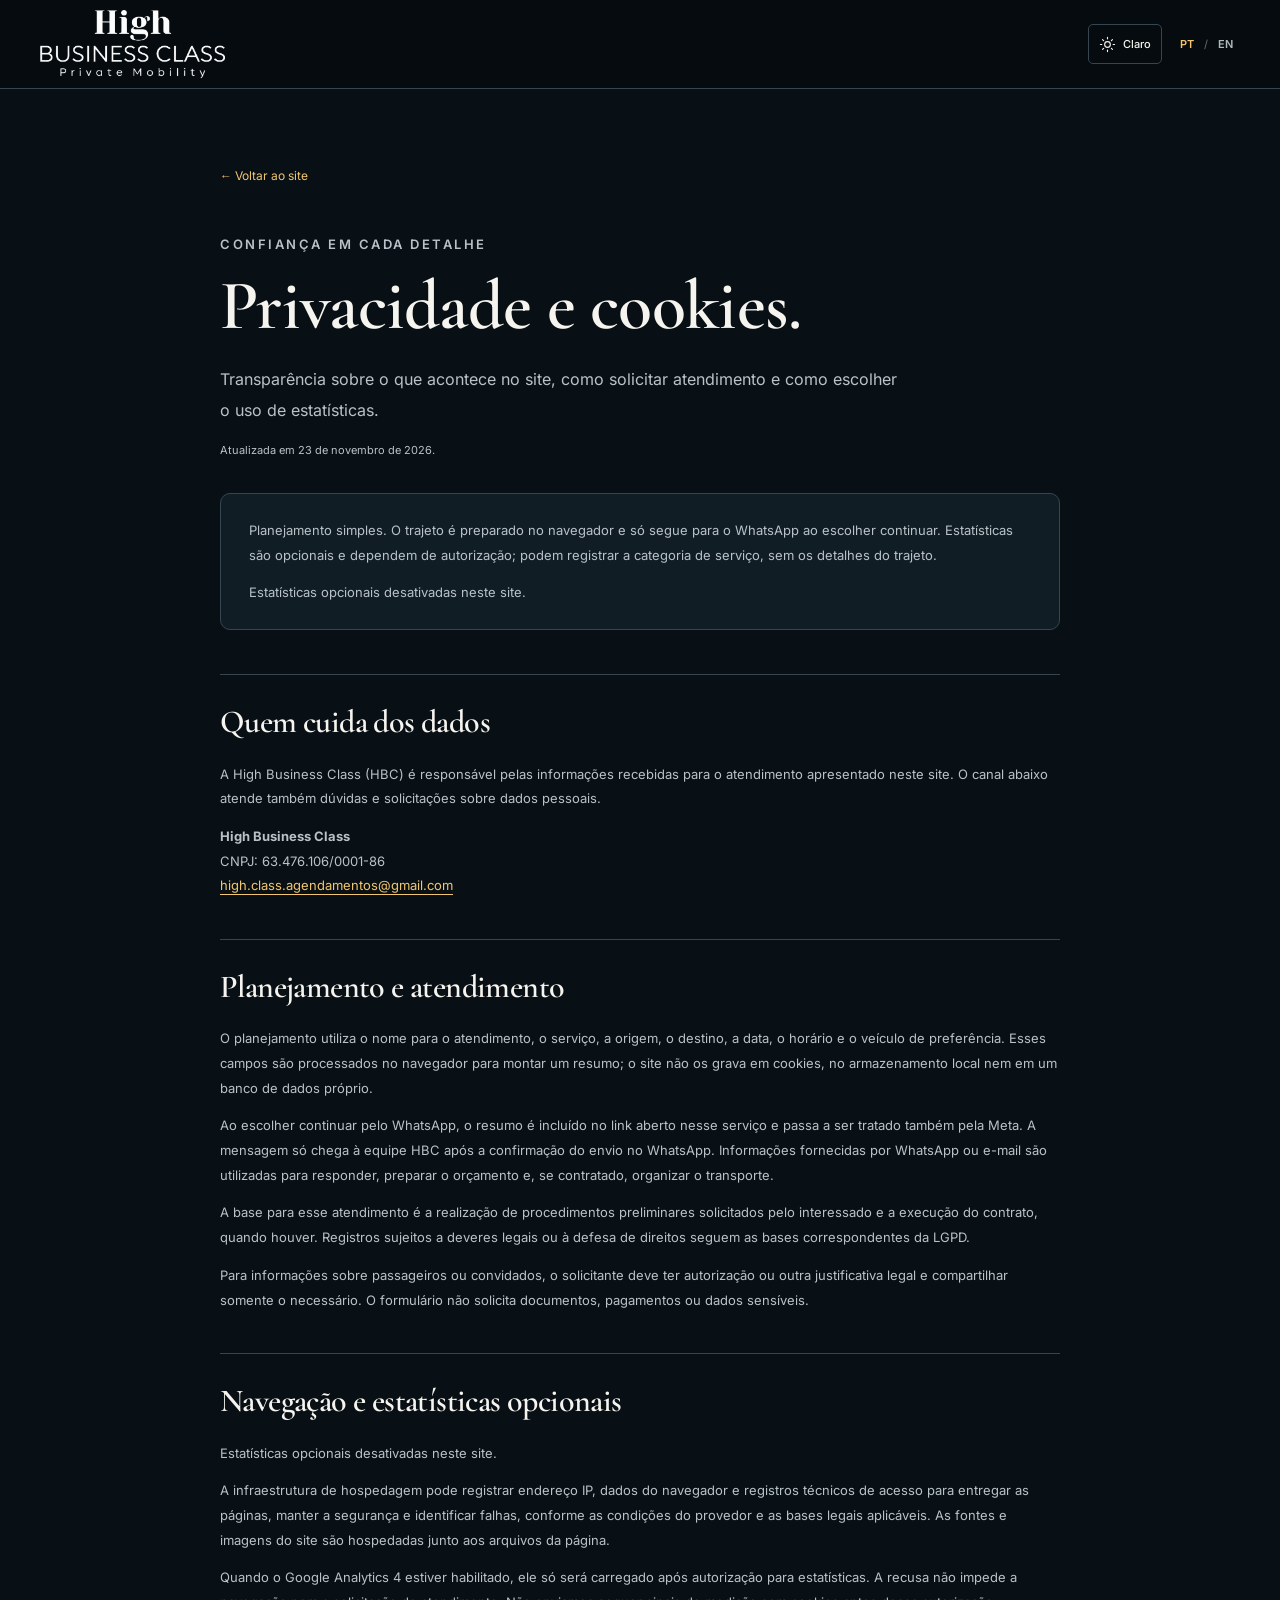
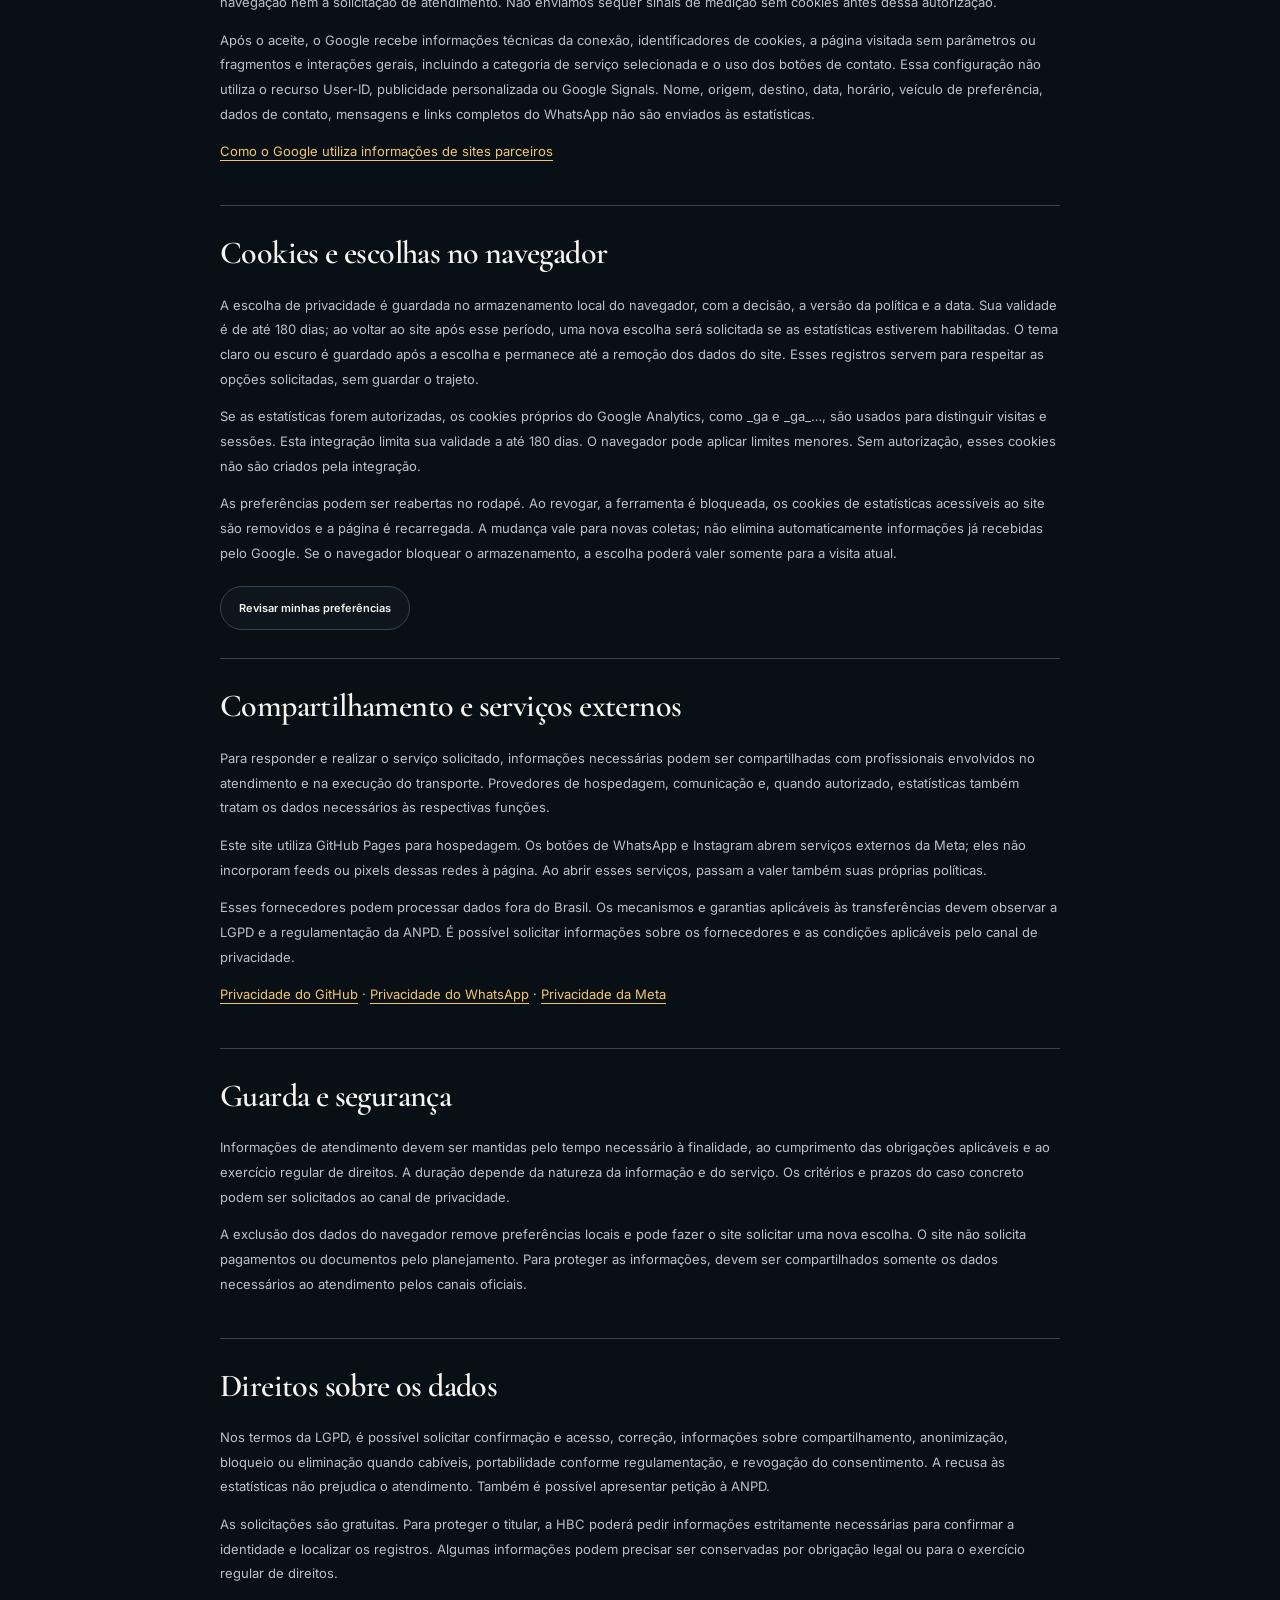
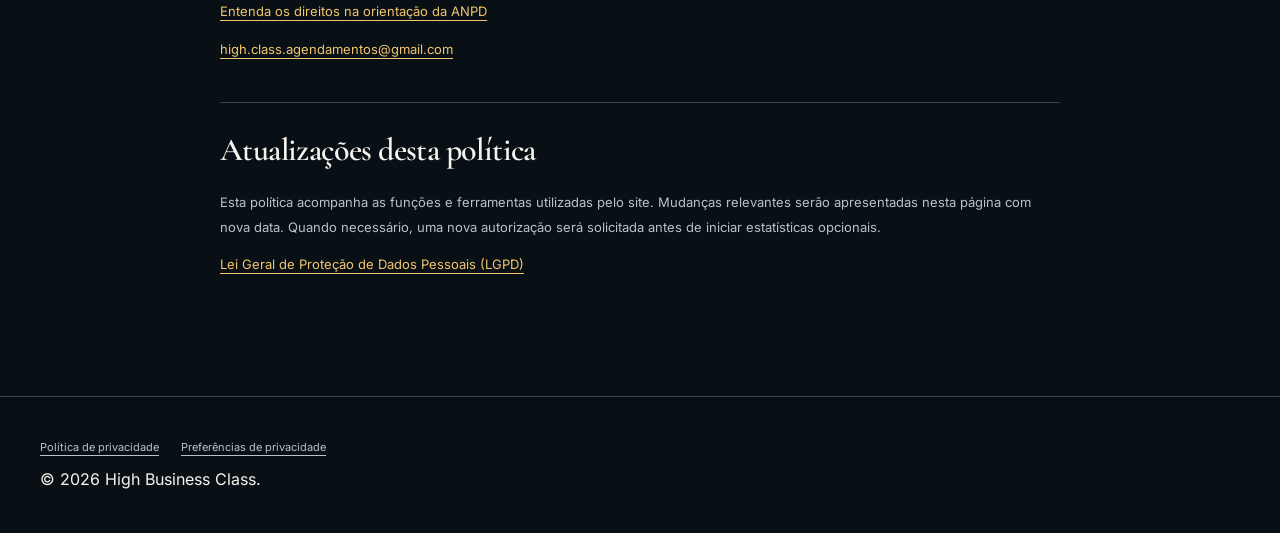
<file: versoes/evolucao/privacidade.html>
<!doctype html>
<html lang="pt-BR" data-theme="dark"><head><meta charset="utf-8"><meta name="viewport" content="width=device-width,initial-scale=1"><meta name="theme-color" content="#091015"><meta name="description" content="Política de privacidade, proteção de dados e preferências de cookies da High Business Class."><meta name="referrer" content="strict-origin-when-cross-origin"><title>Privacidade e cookies | High Business Class</title><script src="theme-init.js"></script><link rel="preload" href="assets/fonts/inter-latin.woff2" as="font" type="font/woff2" crossorigin><link rel="preload" href="assets/fonts/cormorant-latin.woff2" as="font" type="font/woff2" crossorigin><link rel="stylesheet" href="styles.css"><link rel="stylesheet" href="theme.css"><link rel="stylesheet" href="privacy.css"><script src="config.js" defer></script><script src="privacy-config.js" defer></script><script src="privacy.js" defer></script><script src="theme.js" defer></script></head><body class="privacy-page"><a data-privacy-pt="Pular para o conteúdo" data-privacy-en="Skip to content" class="skip-link" href="#conteudo">Pular para o conteúdo</a><header class="site-header"><div class="wrap header-inner"><a href="index.html" class="brand" aria-label="High Business Class — início" data-privacy-aria-pt="High Business Class — início" data-privacy-aria-en="High Business Class — home"><img class="logo" src="assets/logo-transparente.png" alt="High Business Class" width="1347" height="686"></a><div class="header-actions"><button id="theme-toggle" class="theme-toggle" type="button" aria-label="Ativar tema claro" disabled><svg class="icon theme-sun" viewBox="0 0 24 24" aria-hidden="true"><circle cx="12" cy="12" r="4"/><path d="M12 2v2m0 16v2M2 12h2m16 0h2M5 5l1.5 1.5m11 11L19 19M5 19l1.5-1.5m11-11L19 5"/></svg><svg class="icon theme-moon" viewBox="0 0 24 24" aria-hidden="true"><path d="M20.8 13.4A9 9 0 0 1 10.6 3.2 9 9 0 1 0 20.8 13.4Z"/></svg><span data-theme-label>Claro</span></button><div class="language" role="group" aria-label="Idioma / Language"><button class="lang-btn active" type="button" data-lang="pt" aria-pressed="true" lang="pt-BR">PT</button><span aria-hidden="true">/</span><button class="lang-btn" type="button" data-lang="en" aria-pressed="false" lang="en">EN</button></div></div></div></header><main id="conteudo" class="privacy-page-main"><a data-privacy-pt="← Voltar ao site" data-privacy-en="← Back to the website" href="index.html" class="privacy-back">← Voltar ao site</a><p data-privacy-pt="Confiança em cada detalhe" data-privacy-en="Care in every detail" class="kicker">Confiança em cada detalhe</p><h1 data-privacy-pt="Privacidade e cookies." data-privacy-en="Privacy and cookies.">Privacidade e cookies.</h1><p data-privacy-pt="Transparência sobre o que acontece no site, como solicitar atendimento e como escolher o uso de estatísticas." data-privacy-en="Transparency about what happens on the website, how service requests work and how to choose whether analytics are used." class="privacy-intro">Transparência sobre o que acontece no site, como solicitar atendimento e como escolher o uso de estatísticas.</p><p data-privacy-pt="Atualizada em 23 de novembro de 2026." data-privacy-en="Updated November 23, 2026." class="privacy-updated">Atualizada em 23 de novembro de 2026.</p><div class="privacy-summary"><p data-privacy-pt="Planejamento simples. O trajeto é preparado no navegador e só segue para o WhatsApp ao escolher continuar. Estatísticas são opcionais e dependem de autorização; podem registrar a categoria de serviço, sem os detalhes do trajeto." data-privacy-en="Simple planning. The journey is prepared in the browser and is passed to WhatsApp only when continuing is chosen. Analytics are optional and require permission; they may record the service category without journey details.">Planejamento simples. O trajeto é preparado no navegador e só segue para o WhatsApp ao escolher continuar. Estatísticas são opcionais e dependem de autorização; podem registrar a categoria de serviço, sem os detalhes do trajeto.</p><p data-privacy-status>Estatísticas opcionais desativadas neste site.</p></div><section><h2 data-privacy-pt="Quem cuida dos dados" data-privacy-en="Who handles the data">Quem cuida dos dados</h2><p data-privacy-pt="A High Business Class (HBC) é responsável pelas informações recebidas para o atendimento apresentado neste site. O canal abaixo atende também dúvidas e solicitações sobre dados pessoais." data-privacy-en="High Business Class (HBC) is responsible for information received to provide the services presented on this website. The contact below also handles personal data questions and requests.">A High Business Class (HBC) é responsável pelas informações recebidas para o atendimento apresentado neste site. O canal abaixo atende também dúvidas e solicitações sobre dados pessoais.</p><p><strong data-privacy-controller>High Business Class</strong><br><span data-privacy-tax-id>CNPJ: 63.476.106/0001-86</span><br><a href="mailto:high.class.agendamentos@gmail.com" data-privacy-email>high.class.agendamentos@gmail.com</a></p></section>
<section><h2 data-privacy-pt="Planejamento e atendimento" data-privacy-en="Journey planning and service">Planejamento e atendimento</h2><p data-privacy-pt="O planejamento utiliza o nome para o atendimento, o serviço, a origem, o destino, a data, o horário e o veículo de preferência. Esses campos são processados no navegador para montar um resumo; o site não os grava em cookies, no armazenamento local nem em um banco de dados próprio." data-privacy-en="The planner uses the name for the enquiry, service, pick-up, destination, date, time and preferred vehicle. These fields are processed in the browser to create a summary; the website does not save them in cookies, local storage or its own database.">O planejamento utiliza o nome para o atendimento, o serviço, a origem, o destino, a data, o horário e o veículo de preferência. Esses campos são processados no navegador para montar um resumo; o site não os grava em cookies, no armazenamento local nem em um banco de dados próprio.</p><p data-privacy-pt="Ao escolher continuar pelo WhatsApp, o resumo é incluído no link aberto nesse serviço e passa a ser tratado também pela Meta. A mensagem só chega à equipe HBC após a confirmação do envio no WhatsApp. Informações fornecidas por WhatsApp ou e-mail são utilizadas para responder, preparar o orçamento e, se contratado, organizar o transporte." data-privacy-en="When continuing on WhatsApp, the summary is included in the link opened on that service and is also processed by Meta. The message reaches the HBC team only after sending is confirmed on WhatsApp. Details provided by WhatsApp or email are used to respond, prepare a quote and, if booked, arrange transportation.">Ao escolher continuar pelo WhatsApp, o resumo é incluído no link aberto nesse serviço e passa a ser tratado também pela Meta. A mensagem só chega à equipe HBC após a confirmação do envio no WhatsApp. Informações fornecidas por WhatsApp ou e-mail são utilizadas para responder, preparar o orçamento e, se contratado, organizar o transporte.</p><p data-privacy-pt="A base para esse atendimento é a realização de procedimentos preliminares solicitados pelo interessado e a execução do contrato, quando houver. Registros sujeitos a deveres legais ou à defesa de direitos seguem as bases correspondentes da LGPD." data-privacy-en="The legal basis for this service is taking preliminary steps requested by the individual and performing a contract, where applicable. Records subject to legal duties or the exercise of legal rights follow the corresponding LGPD bases.">A base para esse atendimento é a realização de procedimentos preliminares solicitados pelo interessado e a execução do contrato, quando houver. Registros sujeitos a deveres legais ou à defesa de direitos seguem as bases correspondentes da LGPD.</p><p data-privacy-pt="Para informações sobre passageiros ou convidados, o solicitante deve ter autorização ou outra justificativa legal e compartilhar somente o necessário. O formulário não solicita documentos, pagamentos ou dados sensíveis." data-privacy-en="For passenger or guest information, the person making the request must have permission or another lawful basis and share only what is necessary. The form does not request identity documents, payments or sensitive data.">Para informações sobre passageiros ou convidados, o solicitante deve ter autorização ou outra justificativa legal e compartilhar somente o necessário. O formulário não solicita documentos, pagamentos ou dados sensíveis.</p></section>
<section><h2 data-privacy-pt="Navegação e estatísticas opcionais" data-privacy-en="Browsing and optional analytics">Navegação e estatísticas opcionais</h2><p data-privacy-status role="status">Estatísticas opcionais desativadas neste site.</p><p data-privacy-pt="A infraestrutura de hospedagem pode registrar endereço IP, dados do navegador e registros técnicos de acesso para entregar as páginas, manter a segurança e identificar falhas, conforme as condições do provedor e as bases legais aplicáveis. As fontes e imagens do site são hospedadas junto aos arquivos da página." data-privacy-en="The hosting infrastructure may record IP addresses, browser information and technical access logs to deliver pages, maintain security and identify errors, subject to the provider’s terms and applicable legal bases. The website fonts and images are hosted with the page files.">A infraestrutura de hospedagem pode registrar endereço IP, dados do navegador e registros técnicos de acesso para entregar as páginas, manter a segurança e identificar falhas, conforme as condições do provedor e as bases legais aplicáveis. As fontes e imagens do site são hospedadas junto aos arquivos da página.</p><p data-privacy-pt="Quando o Google Analytics 4 estiver habilitado, ele só será carregado após autorização para estatísticas. A recusa não impede a navegação nem a solicitação de atendimento. Não enviamos sequer sinais de medição sem cookies antes dessa autorização." data-privacy-en="When Google Analytics 4 is enabled, it loads only after permission for analytics. Declining does not prevent browsing or requesting service. We do not send even cookieless measurement signals before this permission.">Quando o Google Analytics 4 estiver habilitado, ele só será carregado após autorização para estatísticas. A recusa não impede a navegação nem a solicitação de atendimento. Não enviamos sequer sinais de medição sem cookies antes dessa autorização.</p><p data-privacy-pt="Após o aceite, o Google recebe informações técnicas da conexão, identificadores de cookies, a página visitada sem parâmetros ou fragmentos e interações gerais, incluindo a categoria de serviço selecionada e o uso dos botões de contato. Essa configuração não utiliza o recurso User-ID, publicidade personalizada ou Google Signals. Nome, origem, destino, data, horário, veículo de preferência, dados de contato, mensagens e links completos do WhatsApp não são enviados às estatísticas." data-privacy-en="After acceptance, Google receives connection information, cookie identifiers, the visited page without query strings or fragments, and general interactions, including the selected service category and use of contact buttons. This setup does not use User-ID, personalized advertising or Google Signals. Name, pick-up, destination, date, time, preferred vehicle, contact details, messages and full WhatsApp links are not sent to analytics.">Após o aceite, o Google recebe informações técnicas da conexão, identificadores de cookies, a página visitada sem parâmetros ou fragmentos e interações gerais, incluindo a categoria de serviço selecionada e o uso dos botões de contato. Essa configuração não utiliza o recurso User-ID, publicidade personalizada ou Google Signals. Nome, origem, destino, data, horário, veículo de preferência, dados de contato, mensagens e links completos do WhatsApp não são enviados às estatísticas.</p><p><a data-privacy-pt="Como o Google utiliza informações de sites parceiros" data-privacy-en="How Google uses information from partner websites" href="https://policies.google.com/technologies/partner-sites?hl=pt-BR" target="_blank" rel="noopener noreferrer">Como o Google utiliza informações de sites parceiros</a></p></section>
<section><h2 data-privacy-pt="Cookies e escolhas no navegador" data-privacy-en="Cookies and browser choices">Cookies e escolhas no navegador</h2><p data-privacy-pt="A escolha de privacidade é guardada no armazenamento local do navegador, com a decisão, a versão da política e a data. Sua validade é de até 180 dias; ao voltar ao site após esse período, uma nova escolha será solicitada se as estatísticas estiverem habilitadas. O tema claro ou escuro é guardado após a escolha e permanece até a remoção dos dados do site. Esses registros servem para respeitar as opções solicitadas, sem guardar o trajeto." data-privacy-en="The privacy choice is saved in the browser’s local storage with the decision, policy version and date. It is valid for up to 180 days; on returning after that period, a new choice will be requested if analytics are enabled. The light or dark theme is saved after selection and remains until site data is removed. These records respect the requested options without storing the journey.">A escolha de privacidade é guardada no armazenamento local do navegador, com a decisão, a versão da política e a data. Sua validade é de até 180 dias; ao voltar ao site após esse período, uma nova escolha será solicitada se as estatísticas estiverem habilitadas. O tema claro ou escuro é guardado após a escolha e permanece até a remoção dos dados do site. Esses registros servem para respeitar as opções solicitadas, sem guardar o trajeto.</p><p data-privacy-pt="Se as estatísticas forem autorizadas, os cookies próprios do Google Analytics, como _ga e _ga_…, são usados para distinguir visitas e sessões. Esta integração limita sua validade a até 180 dias. O navegador pode aplicar limites menores. Sem autorização, esses cookies não são criados pela integração." data-privacy-en="If analytics are allowed, first-party Google Analytics cookies, such as _ga and _ga_…, distinguish visits and sessions. This integration limits their lifetime to up to 180 days. The browser may apply shorter limits. Without permission, this integration does not create these cookies.">Se as estatísticas forem autorizadas, os cookies próprios do Google Analytics, como _ga e _ga_…, são usados para distinguir visitas e sessões. Esta integração limita sua validade a até 180 dias. O navegador pode aplicar limites menores. Sem autorização, esses cookies não são criados pela integração.</p><p data-privacy-pt="As preferências podem ser reabertas no rodapé. Ao revogar, a ferramenta é bloqueada, os cookies de estatísticas acessíveis ao site são removidos e a página é recarregada. A mudança vale para novas coletas; não elimina automaticamente informações já recebidas pelo Google. Se o navegador bloquear o armazenamento, a escolha poderá valer somente para a visita atual." data-privacy-en="Preferences can be reopened in the footer. When permission is withdrawn, the tool is blocked, analytics cookies accessible to the website are removed and the page reloads. This affects new collection; it does not automatically erase information already received by Google. If the browser blocks storage, the choice may apply only to the current visit.">As preferências podem ser reabertas no rodapé. Ao revogar, a ferramenta é bloqueada, os cookies de estatísticas acessíveis ao site são removidos e a página é recarregada. A mudança vale para novas coletas; não elimina automaticamente informações já recebidas pelo Google. Se o navegador bloquear o armazenamento, a escolha poderá valer somente para a visita atual.</p><button data-privacy-pt="Revisar minhas preferências" data-privacy-en="Review my preferences" type="button" class="privacy-choice privacy-preference-button" data-privacy-open hidden>Revisar minhas preferências</button></section>
<section><h2 data-privacy-pt="Compartilhamento e serviços externos" data-privacy-en="Sharing and external services">Compartilhamento e serviços externos</h2><p data-privacy-pt="Para responder e realizar o serviço solicitado, informações necessárias podem ser compartilhadas com profissionais envolvidos no atendimento e na execução do transporte. Provedores de hospedagem, comunicação e, quando autorizado, estatísticas também tratam os dados necessários às respectivas funções." data-privacy-en="To respond and provide the requested service, necessary information may be shared with professionals involved in handling the request and delivering transportation. Hosting, communication and, when allowed, analytics providers also process information needed for their respective functions.">Para responder e realizar o serviço solicitado, informações necessárias podem ser compartilhadas com profissionais envolvidos no atendimento e na execução do transporte. Provedores de hospedagem, comunicação e, quando autorizado, estatísticas também tratam os dados necessários às respectivas funções.</p><p data-privacy-pt="Este site utiliza GitHub Pages para hospedagem. Os botões de WhatsApp e Instagram abrem serviços externos da Meta; eles não incorporam feeds ou pixels dessas redes à página. Ao abrir esses serviços, passam a valer também suas próprias políticas." data-privacy-en="This website uses GitHub Pages for hosting. The WhatsApp and Instagram buttons open external Meta services; they do not embed feeds or tracking pixels from these networks in the page. When these services are opened, their own policies also apply.">Este site utiliza GitHub Pages para hospedagem. Os botões de WhatsApp e Instagram abrem serviços externos da Meta; eles não incorporam feeds ou pixels dessas redes à página. Ao abrir esses serviços, passam a valer também suas próprias políticas.</p><p data-privacy-pt="Esses fornecedores podem processar dados fora do Brasil. Os mecanismos e garantias aplicáveis às transferências devem observar a LGPD e a regulamentação da ANPD. É possível solicitar informações sobre os fornecedores e as condições aplicáveis pelo canal de privacidade." data-privacy-en="These providers may process data outside Brazil. The applicable transfer mechanisms and safeguards must follow the LGPD and ANPD regulations. Information about providers and the applicable arrangements can be requested through the privacy contact.">Esses fornecedores podem processar dados fora do Brasil. Os mecanismos e garantias aplicáveis às transferências devem observar a LGPD e a regulamentação da ANPD. É possível solicitar informações sobre os fornecedores e as condições aplicáveis pelo canal de privacidade.</p><p><a data-privacy-pt="Privacidade do GitHub" data-privacy-en="GitHub privacy" href="https://docs.github.com/en/site-policy/privacy-policies/github-general-privacy-statement" target="_blank" rel="noopener noreferrer">Privacidade do GitHub</a> · <a data-privacy-pt="Privacidade do WhatsApp" data-privacy-en="WhatsApp privacy" href="https://www.whatsapp.com/legal/privacy-policy" target="_blank" rel="noopener noreferrer">Privacidade do WhatsApp</a> · <a data-privacy-pt="Privacidade da Meta" data-privacy-en="Meta privacy" href="https://www.facebook.com/privacy/policy/" target="_blank" rel="noopener noreferrer">Privacidade da Meta</a></p></section>
<section><h2 data-privacy-pt="Guarda e segurança" data-privacy-en="Retention and security">Guarda e segurança</h2><p data-privacy-pt="Informações de atendimento devem ser mantidas pelo tempo necessário à finalidade, ao cumprimento das obrigações aplicáveis e ao exercício regular de direitos. A duração depende da natureza da informação e do serviço. Os critérios e prazos do caso concreto podem ser solicitados ao canal de privacidade." data-privacy-en="Service information should be retained for the time needed for its purpose, applicable obligations and the exercise of legal rights. The period depends on the information and service involved. The criteria and timeframes applicable to a specific case can be requested through the privacy contact.">Informações de atendimento devem ser mantidas pelo tempo necessário à finalidade, ao cumprimento das obrigações aplicáveis e ao exercício regular de direitos. A duração depende da natureza da informação e do serviço. Os critérios e prazos do caso concreto podem ser solicitados ao canal de privacidade.</p><p data-privacy-pt="A exclusão dos dados do navegador remove preferências locais e pode fazer o site solicitar uma nova escolha. O site não solicita pagamentos ou documentos pelo planejamento. Para proteger as informações, devem ser compartilhados somente os dados necessários ao atendimento pelos canais oficiais." data-privacy-en="Deleting browser site data removes local preferences and may prompt a new choice. The planner does not request payments or identity documents. To protect information, only details needed for the service should be shared through official channels.">A exclusão dos dados do navegador remove preferências locais e pode fazer o site solicitar uma nova escolha. O site não solicita pagamentos ou documentos pelo planejamento. Para proteger as informações, devem ser compartilhados somente os dados necessários ao atendimento pelos canais oficiais.</p></section>
<section><h2 data-privacy-pt="Direitos sobre os dados" data-privacy-en="Personal data rights">Direitos sobre os dados</h2><p data-privacy-pt="Nos termos da LGPD, é possível solicitar confirmação e acesso, correção, informações sobre compartilhamento, anonimização, bloqueio ou eliminação quando cabíveis, portabilidade conforme regulamentação, e revogação do consentimento. A recusa às estatísticas não prejudica o atendimento. Também é possível apresentar petição à ANPD." data-privacy-en="Under the LGPD, requests may include confirmation and access, correction, sharing information, anonymization, blocking or deletion where applicable, portability under applicable regulations, and withdrawal of consent. Declining analytics does not affect the service. A petition may also be submitted to the ANPD.">Nos termos da LGPD, é possível solicitar confirmação e acesso, correção, informações sobre compartilhamento, anonimização, bloqueio ou eliminação quando cabíveis, portabilidade conforme regulamentação, e revogação do consentimento. A recusa às estatísticas não prejudica o atendimento. Também é possível apresentar petição à ANPD.</p><p data-privacy-pt="As solicitações são gratuitas. Para proteger o titular, a HBC poderá pedir informações estritamente necessárias para confirmar a identidade e localizar os registros. Algumas informações podem precisar ser conservadas por obrigação legal ou para o exercício regular de direitos." data-privacy-en="Requests are free of charge. To protect the individual, HBC may request information strictly necessary to confirm identity and locate records. Some information may need to be retained for legal obligations or the exercise of legal rights.">As solicitações são gratuitas. Para proteger o titular, a HBC poderá pedir informações estritamente necessárias para confirmar a identidade e localizar os registros. Algumas informações podem precisar ser conservadas por obrigação legal ou para o exercício regular de direitos.</p><p><a data-privacy-pt="Entenda os direitos na orientação da ANPD" data-privacy-en="Read the ANPD guidance on data rights" href="https://www.gov.br/anpd/pt-br/assuntos/titular-de-dados/direito-dos-titulares" target="_blank" rel="noopener noreferrer">Entenda os direitos na orientação da ANPD</a></p><p><a href="mailto:high.class.agendamentos@gmail.com" data-privacy-email>high.class.agendamentos@gmail.com</a></p></section>
<section><h2 data-privacy-pt="Atualizações desta política" data-privacy-en="Updates to this policy">Atualizações desta política</h2><p data-privacy-pt="Esta política acompanha as funções e ferramentas utilizadas pelo site. Mudanças relevantes serão apresentadas nesta página com nova data. Quando necessário, uma nova autorização será solicitada antes de iniciar estatísticas opcionais." data-privacy-en="This policy reflects the features and tools used by the website. Relevant changes will be shown on this page with a new date. When needed, fresh permission will be requested before optional analytics begin.">Esta política acompanha as funções e ferramentas utilizadas pelo site. Mudanças relevantes serão apresentadas nesta página com nova data. Quando necessário, uma nova autorização será solicitada antes de iniciar estatísticas opcionais.</p><p><a data-privacy-pt="Lei Geral de Proteção de Dados Pessoais (LGPD)" data-privacy-en="Brazilian General Data Protection Law (LGPD)" href="https://www.planalto.gov.br/ccivil_03/_ato2015-2018/2018/lei/l13709.htm" target="_blank" rel="noopener noreferrer">Lei Geral de Proteção de Dados Pessoais (LGPD)</a></p></section></main><footer><div class="wrap"><div class="privacy-links"><a data-privacy-pt="Política de privacidade" data-privacy-en="Privacy policy" href="privacidade.html" data-privacy-policy-link>Política de privacidade</a><button data-privacy-pt="Preferências de privacidade" data-privacy-en="Privacy preferences" type="button" class="privacy-link-button" data-privacy-open hidden>Preferências de privacidade</button></div><p data-privacy-pt="© 2026 High Business Class." data-privacy-en="© 2026 High Business Class." class="privacy-updated">© 2026 High Business Class.</p></div></footer><aside id="privacy-banner" class="privacy-banner" aria-labelledby="privacy-banner-title" hidden>
<div><h2 data-privacy-pt="Uma escolha sobre a sua privacidade" data-privacy-en="A choice about your privacy" id="privacy-banner-title">Uma escolha sobre a sua privacidade</h2><p data-privacy-pt="Com autorização, usamos o Google Analytics para entender o uso do site e melhorar a experiência. A categoria de serviço pode ser medida; os detalhes do trajeto ficam de fora. Aceitar é opcional e a recusa não limita o atendimento." data-privacy-en="With permission, we use Google Analytics to understand website usage and improve the experience. The service category may be measured; journey details are excluded. Accepting is optional and declining does not limit the service.">Com autorização, usamos o Google Analytics para entender o uso do site e melhorar a experiência. A categoria de serviço pode ser medida; os detalhes do trajeto ficam de fora. Aceitar é opcional e a recusa não limita o atendimento.</p><p><a data-privacy-pt="Leia a política de privacidade" data-privacy-en="Read the privacy policy" href="privacidade.html" data-privacy-policy-link>Leia a política de privacidade</a></p></div>
<div class="privacy-banner-actions"><button data-privacy-pt="Rejeitar estatísticas" data-privacy-en="Reject analytics" type="button" class="privacy-choice" data-privacy-reject>Rejeitar estatísticas</button><button data-privacy-pt="Aceitar estatísticas" data-privacy-en="Accept analytics" type="button" class="privacy-choice" data-privacy-accept>Aceitar estatísticas</button><button data-privacy-pt="Escolher preferências" data-privacy-en="Choose preferences" type="button" class="privacy-link-button" data-privacy-open>Escolher preferências</button></div>
</aside>
<dialog id="privacy-dialog" class="privacy-dialog" aria-labelledby="privacy-dialog-title" aria-describedby="privacy-dialog-description" aria-modal="true">
<div class="privacy-dialog-heading"><h2 data-privacy-pt="Privacidade, com clareza." data-privacy-en="Privacy, made clear." id="privacy-dialog-title">Privacidade, com clareza.</h2><button class="privacy-close" type="button" data-privacy-close aria-label="Fechar preferências" data-privacy-aria-pt="Fechar preferências" data-privacy-aria-en="Close preferences">×</button></div><p data-privacy-pt="As funções do site continuam disponíveis em qualquer escolha. É possível alterar a autorização a qualquer momento neste painel." data-privacy-en="The website remains available whichever option is chosen. Permission can be changed at any time in this panel." id="privacy-dialog-description">As funções do site continuam disponíveis em qualquer escolha. É possível alterar a autorização a qualquer momento neste painel.</p><div class="privacy-category"><h3><span data-privacy-pt="Funcionamento e preferências" data-privacy-en="Functionality and preferences">Funcionamento e preferências</span><span data-privacy-pt="Sempre disponíveis" data-privacy-en="Always available">Sempre disponíveis</span></h3><p data-privacy-pt="Guardamos a escolha de privacidade e o tema solicitado no próprio navegador. Os dados do planejamento não são gravados nesse armazenamento." data-privacy-en="The privacy choice and selected theme are saved in the browser itself. Journey details are not saved in this storage.">Guardamos a escolha de privacidade e o tema solicitado no próprio navegador. Os dados do planejamento não são gravados nesse armazenamento.</p></div><div class="privacy-category"><label for="privacy-analytics"><span data-privacy-pt="Estatísticas de navegação" data-privacy-en="Browsing analytics">Estatísticas de navegação</span><input id="privacy-analytics" type="checkbox" disabled></label><p data-privacy-pt="Se autorizado, o Google Analytics utiliza cookies para medir visitas, interações gerais e a categoria de serviço. Nome, origem, destino, data, horário, veículo de preferência, mensagens e contatos ficam de fora. Sem publicidade personalizada." data-privacy-en="If allowed, Google Analytics uses cookies to measure visits, general interactions and the service category. Name, pick-up, destination, date, time, preferred vehicle, messages and contact details are excluded. No personalized advertising.">Se autorizado, o Google Analytics utiliza cookies para medir visitas, interações gerais e a categoria de serviço. Nome, origem, destino, data, horário, veículo de preferência, mensagens e contatos ficam de fora. Sem publicidade personalizada.</p><p data-privacy-status role="status">Estatísticas opcionais desativadas neste site.</p></div><p data-privacy-pt="Ao retirar uma autorização já ativa, a página será atualizada para interromper a ferramenta. Isso não apaga automaticamente dados enviados anteriormente; a exclusão pode ser solicitada pelo canal indicado na política." data-privacy-en="When existing permission is withdrawn, the page will reload to stop the tool. This does not automatically erase data already sent; deletion can be requested using the contact in the policy.">Ao retirar uma autorização já ativa, a página será atualizada para interromper a ferramenta. Isso não apaga automaticamente dados enviados anteriormente; a exclusão pode ser solicitada pelo canal indicado na política.</p><p><a data-privacy-pt="Conheça a política de privacidade" data-privacy-en="View the privacy policy" href="privacidade.html" data-privacy-policy-link>Conheça a política de privacidade</a></p><p data-privacy-storage-note role="status" hidden></p><div class="privacy-dialog-actions"><button data-privacy-pt="Rejeitar estatísticas" data-privacy-en="Reject analytics" type="button" class="privacy-choice" data-privacy-reject>Rejeitar estatísticas</button><button data-privacy-pt="Aceitar estatísticas" data-privacy-en="Accept analytics" type="button" class="privacy-choice" data-privacy-accept>Aceitar estatísticas</button><button data-privacy-pt="Salvar preferências" data-privacy-en="Save preferences" type="button" class="privacy-choice privacy-save" data-privacy-save>Salvar preferências</button></div></dialog></body></html>
</file>
<file: versoes/evolucao/styles.css>
@font-face{font-family:Inter;src:url('assets/fonts/inter-latin.woff2') format('woff2');font-style:normal;font-weight:100 900;font-display:swap}
@font-face{font-family:'Cormorant Garamond';src:url('assets/fonts/cormorant-latin.woff2') format('woff2');font-style:normal;font-weight:500 700;font-display:swap}
@font-face{font-family:'Cormorant Garamond';src:url('assets/fonts/cormorant-italic-latin.woff2') format('woff2');font-style:italic;font-weight:500 700;font-display:swap}
:root{--bg:#091015;--bg2:#0d151b;--card:#111a21;--gold:#d9a94f;--gold2:#f2c56f;--white:#f6f4ef;--muted:#b1babf;--line:#2b363f;--wa:#20a951;--radius:8px}
*{box-sizing:border-box}html{scroll-behavior:smooth;scroll-padding-top:100px}body{margin:0;background:var(--bg);color:var(--white);font-family:Inter,Arial,sans-serif;-webkit-font-smoothing:antialiased}a{color:inherit;text-decoration:none}button,input{font:inherit}button,a{-webkit-tap-highlight-color:transparent}button{cursor:pointer}img{max-width:100%;display:block}button{color:inherit}a:focus-visible,button:focus-visible,summary:focus-visible{outline:3px solid var(--gold2);outline-offset:5px}a,button{touch-action:manipulation}h1,h2,h3,p{margin-top:0}h1,h2{font-family:'Cormorant Garamond',Georgia,serif;font-weight:600}h1,h2{text-wrap:balance}h2{font-size:clamp(38px,4vw,54px);line-height:1.04;letter-spacing:-.6px;margin-bottom:15px}.wrap{width:min(1200px,calc(100% - 80px));margin-inline:auto}.icon{height:22px;width:22px;flex-shrink:0;fill:none;stroke:currentColor;stroke-width:1.6;stroke-linecap:round;stroke-linejoin:round}.icon .filled{fill:currentColor;stroke:none}.icon-library{position:absolute;width:0;height:0;overflow:hidden}.skip-link{position:fixed;left:16px;top:12px;background:var(--gold2);color:#10171d;padding:12px 20px;border-radius:4px;z-index:300;transform:translateY(-180%)}.skip-link:focus{transform:none}[hidden]{display:none!important}.kicker,.eyebrow{font-size:11px;font-weight:600;letter-spacing:2.5px;text-transform:uppercase;color:var(--gold2);line-height:1.7;margin-bottom:13px}.gold-text{color:var(--gold2);font-weight:500}.btn{display:inline-flex;align-items:center;justify-content:center;gap:16px;border-radius:26px;min-height:48px;padding:13px 22px;border:1px solid var(--gold);font-size:12px;line-height:1.35;font-weight:700;transition:background .2s,border-color .2s;white-space:nowrap}.btn .icon{width:17px;height:17px}.btn.gold{color:#10171d;background:var(--gold)}.btn.gold:hover{background:var(--gold2);border-color:var(--gold2)}.btn.dark{color:var(--white);background:#111a21;border-color:#62707b}.btn.dark:hover{background:#1c2933;border-color:var(--gold2)}.text-link{display:inline-flex;gap:16px;align-items:center;font-size:12px;font-weight:600;color:var(--gold2);min-height:40px}.text-link .icon{width:18px;height:18px;transition:transform .2s}.text-link:hover .icon{transform:translateX(4px)}
.site-header{position:sticky;top:0;z-index:100;background:rgba(7,12,16,.96);border-bottom:1px solid var(--line);backdrop-filter:blur(12px)}.header-inner{min-height:88px;display:flex;gap:25px;align-items:center}.brand{flex-shrink:0}.logo{width:177px;height:auto}.links{display:flex;gap:22px;margin-left:auto;align-items:center;font-size:12px;color:#e1e5e7}.links a{min-height:44px;display:flex;align-items:center;white-space:nowrap}.links a:hover{color:var(--gold2)}.header-actions{display:flex;align-items:center;gap:17px}.header-quote{font-size:11px;min-height:41px;padding:10px 17px;gap:12px}.header-quote .icon{width:15px;height:15px}.language{display:flex;align-items:center;font-size:11px;gap:3px}.language>span{color:#62707b}.lang-btn{min-width:29px;min-height:39px;padding:7px 4px;border:0;background:transparent;color:#afb9be;font-size:11px;font-weight:600}.lang-btn.active{color:var(--gold2)}.menu-toggle{display:none;background:transparent;border:1px solid #36424b;border-radius:5px;width:42px;height:42px;align-items:center;justify-content:center}
.hero{min-height:650px;position:relative;display:flex;align-items:center;overflow:hidden;background:#05090c}.hero-photo{position:absolute;inset:0;width:100%;height:100%;object-fit:cover;object-position:65% 52%}.hero:after{content:'';position:absolute;inset:0;background:linear-gradient(90deg,rgba(5,13,18,.97) 0%,rgba(5,13,18,.9) 27%,rgba(5,13,18,.63) 47%,rgba(5,13,18,.2) 68%,rgba(5,13,18,.08) 100%)}.hero-wrap{position:relative;z-index:2}.hero-content{padding:94px 0 107px;max-width:645px}.eyebrow{letter-spacing:2px;margin-bottom:21px}.hero h1{font-size:clamp(56px,5.6vw,78px);line-height:.98;letter-spacing:-1.2px;margin-bottom:27px}.hero h1>span,.hero h1>em{display:block}.hero h1>em{margin-top:8px}.hero-description{font-size:15px;line-height:1.8;color:#d8dee1;max-width:490px;margin-bottom:30px}.hero-actions{display:flex;flex-wrap:wrap;gap:12px}.hero-caption{position:absolute;right:28px;bottom:19px;font-size:9px;letter-spacing:.3px;color:#e4e7e9;z-index:2;text-shadow:0 1px 4px #000}.featurebar{background:#101920;border-top:1px solid var(--line);border-bottom:1px solid var(--line)}.features{display:grid;grid-template-columns:repeat(5,1fr)}.feature{padding:25px 18px;display:flex;align-items:center;gap:12px;border-right:1px solid var(--line);font-size:11px;line-height:1.6;font-weight:500}.feature:first-child{padding-left:0}.feature:last-child{border-right:0;padding-right:0}.feature .icon{color:var(--gold2);width:25px;height:25px}
section:not(.hero):not(.contact-banner):not(.booking-review){padding-block:86px}.section-top{display:flex;align-items:flex-end;justify-content:space-between;gap:48px;margin-bottom:34px}.section-top>div{max-width:780px}.section-top h2{max-width:750px}.section-description{font-size:13px;line-height:1.8;color:var(--muted);margin-bottom:0}.section-top>.btn{flex-shrink:0;margin-bottom:3px}.services-section{background:#0c151b}.service-grid{display:grid;grid-template-columns:repeat(3,minmax(0,1fr));gap:23px}.service{background:#111d25;border:1px solid #2a3740;border-radius:var(--radius);overflow:hidden;transition:border-color .2s}.service:hover{border-color:#846b3d}.service-img{aspect-ratio:1.62;overflow:hidden;background:#1b252b}.service-img img{width:100%;height:100%;object-fit:cover}.service-body{padding:22px 23px 18px}.service-title{display:flex;gap:12px;align-items:baseline;margin-bottom:10px}.service-index{font-size:10px;font-weight:500;letter-spacing:1px;color:var(--gold)}.service h3{font-family:Inter,Arial,sans-serif;font-size:16px;font-weight:600;letter-spacing:-.3px;margin:0;line-height:1.4}.service-body>p{font-size:12px;line-height:1.8;color:var(--muted);min-height:44px;margin-bottom:15px}.service .text-link{width:100%;border-top:1px solid #2a3740;padding-top:15px;justify-content:space-between}.image-note{font-size:10px;color:#95a0a7;margin:20px 0 0;text-align:right}.fleet-section{background:#091015}.gallery-tip{color:#a6b1b7;font-size:11px;line-height:1.7;flex-shrink:0;margin:0 0 5px}.fleet-grid{display:grid;grid-template-columns:repeat(4,minmax(0,1fr));gap:18px}.vehicle{background:#0e171e;border:1px solid #29353e;border-radius:var(--radius);overflow:hidden}.vehicle-main{display:block;position:relative;border:0;padding:0;width:100%;height:185px;background:#091015}.vehicle-main img{width:100%;height:100%;object-fit:cover}.vehicle-main>.icon{position:absolute;right:10px;bottom:10px;background:rgba(6,12,16,.8);padding:7px;width:33px;height:33px;border-radius:4px;color:#f6f4ef}.vehicle-main:hover>.icon{background:#6d5226}.vehicle-body{padding:18px 15px 15px}.vehicle h3{font-size:13px;font-weight:600;line-height:1.4;margin-bottom:7px}.vehicle-body>p{font-size:10px;color:var(--muted);line-height:1.6;margin-bottom:15px}.vehicle-links{display:flex;min-height:107px;flex-direction:column;justify-content:flex-end;gap:10px}.vehicle .text-link{font-size:10px;gap:10px;justify-content:space-between;width:100%}.mini-gallery{display:flex;gap:6px;margin-bottom:auto}.thumbnail{position:relative;padding:0;border:1px solid #3c4c57;border-radius:4px;overflow:hidden;background:#091015;width:60px;height:43px}.thumbnail img{width:100%;height:100%;object-fit:cover}.thumbnail .icon{display:none}.thumbnail:hover{border-color:var(--gold2)}
.contact-banner{position:relative;overflow:hidden;isolation:isolate;background:#0a151b;padding:68px 0}.contact-photo{position:absolute;inset:0;width:100%;height:100%;object-fit:cover;object-position:center 40%;z-index:-2}.contact-banner:after{content:'';position:absolute;inset:0;z-index:-1;background:linear-gradient(90deg,rgba(4,12,18,.97),rgba(4,12,18,.88) 40%,rgba(4,12,18,.55))}.contact-grid{display:grid;grid-template-columns:minmax(0,1fr) 365px;gap:85px;align-items:center}.contact-content h2{font-size:clamp(43px,4.5vw,62px);line-height:1.01;margin-bottom:19px}.contact-content h2>span,.contact-content h2>em{display:block}.contact-content h2>em{margin-top:6px}.contact-content>p:not(.kicker){font-size:13px;line-height:1.9;max-width:370px;color:#c2cbd0;margin-bottom:0}.contact-card{padding:27px;border:1px solid #52606b;border-radius:var(--radius);background:rgba(10,21,28,.94)}.contact-card>.kicker{font-size:10px;margin-bottom:15px}.contact-number{display:flex;align-items:center;gap:11px;font-size:22px;font-weight:600;margin-bottom:23px;letter-spacing:-.4px}.contact-number .icon{width:20px;height:20px;color:var(--gold2)}.contact-card .btn{width:100%;justify-content:space-between}.contact-email{display:flex;align-items:center;gap:9px;font-size:10px;line-height:1.7;color:#ccd4d9;margin-top:20px}.contact-email .icon{width:16px;height:16px}.contact-email span{overflow-wrap:anywhere}.social-link{display:inline-flex;align-items:center;gap:9px;min-height:42px;font-size:11px;color:var(--gold2)}.social-link .icon{width:17px;height:17px}.contact-card .social-link{margin-top:10px}
.founder-section{background:#0d161d}.founder-grid{display:grid;grid-template-columns:minmax(0,.77fr) minmax(0,1.3fr);gap:74px;align-items:start}.founder-photo-wrap{margin:11px 0 0;position:sticky;top:123px}.founder-photo{width:100%;height:auto;aspect-ratio:3/4.3;object-fit:cover;object-position:center 25%;border-radius:6px;border:1px solid #3a4851}.founder-photo-wrap:before{content:'';position:absolute;left:13px;right:-13px;top:13px;bottom:87px;border:1px solid #715d38;border-radius:6px;z-index:-1}.founder-photo-wrap figcaption{padding:20px 0 0;display:grid;gap:6px}.founder-photo-wrap figcaption strong{font-family:'Cormorant Garamond',Georgia,serif;font-size:27px;font-weight:500}.founder-photo-wrap figcaption span{font-size:9px;letter-spacing:1.1px;text-transform:uppercase;color:var(--gold2);line-height:1.6}.founder-copy h2{max-width:560px;font-size:clamp(39px,3.7vw,52px);margin-bottom:26px}.founder-copy>p:not(.kicker){font-size:13px;line-height:1.95;color:#b8c2c8;margin-bottom:17px}.founder-copy>p.founder-closing{color:#f0ece3;margin-top:24px}.founder-signature{font-family:'Cormorant Garamond',Georgia,serif;font-size:29px;margin-top:26px;padding-top:20px;border-top:1px solid #34434d}.founder-signature span{display:block;font-family:Inter,Arial,sans-serif;font-size:9px;letter-spacing:1.3px;text-transform:uppercase;color:var(--gold2);margin-top:9px;line-height:1.7}
footer{background:#071016;border-top:1px solid #28343e;padding:45px 0 22px}.footer{display:grid;grid-template-columns:1fr .85fr 1.25fr;gap:60px;align-items:start}.footer-logo{width:177px;height:auto}.footer-tagline{font-size:10px;line-height:1.9;color:#96a4ad;max-width:230px;margin-top:16px;margin-bottom:0}.footer-links{display:grid;grid-template-columns:repeat(2,1fr);gap:0 20px;font-size:11px;color:#bcc7ce}.footer-links>a{display:flex;align-items:center;min-height:35px}.footer-links>a:hover{color:var(--gold2)}.footer-contact{display:grid;gap:13px;font-size:11px;color:#c3cdd4;padding-top:6px}.footer-contact>a{overflow-wrap:anywhere;line-height:1.7}.contact-link{display:flex;align-items:center;gap:12px}.contact-link .icon{width:15px;height:15px;color:var(--gold2)}.copyright{border-top:1px solid #26333d;padding-top:20px;margin-top:35px;display:flex;justify-content:space-between;gap:20px;font-size:9px;color:#87959e;line-height:1.7}.float-wa{position:fixed;right:23px;bottom:23px;display:grid;place-items:center;z-index:90;background:var(--wa);color:#fff;width:56px;height:56px;border:1px solid #5bc882;border-radius:50%;box-shadow:0 7px 25px #0006}.float-wa .icon{width:29px;height:29px;stroke-width:1.5}.float-wa:hover{background:#16863d}.gallery-dialog{width:min(1000px,calc(100vw - 36px));max-height:calc(100dvh - 40px);padding:49px 20px 20px;background:#0d171f;border:1px solid #495b67;border-radius:8px;color:var(--white);overflow:auto}.gallery-dialog::backdrop{background:rgba(0,5,9,.91)}.gallery-dialog figure{margin:0}.gallery-dialog figure>img{margin:auto;max-height:calc(100dvh - 140px);width:auto;object-fit:contain}.gallery-dialog figcaption{text-align:center;color:#d9e0e4;font-size:12px;padding-top:16px;line-height:1.7}.gallery-close{position:absolute;top:10px;right:12px;display:grid;place-items:center;background:#22343f;border:1px solid #4c606d;border-radius:50%;height:33px;width:33px}.gallery-close .icon{height:19px;width:19px}
@media(min-width:1500px){.hero{min-height:700px}.hero-photo{object-position:center 50%}}
@media(max-width:1180px){.wrap{width:calc(100% - 56px)}.header-inner{gap:18px}.links{gap:15px;font-size:11px}.header-actions{gap:12px}.logo{width:157px}.header-quote{padding-inline:13px;gap:8px}.header-quote .icon{display:none}.hero h1{font-size:70px}.section-top{gap:30px}.section-top>div{max-width:650px}.section-top h2{font-size:48px}.service-grid{gap:17px}.service-body{padding:20px 18px 16px}.service h3{font-size:14px}.fleet-grid{gap:13px}.vehicle-main{height:170px}.vehicle-body{padding-inline:12px}.vehicle h3{font-size:12px}.vehicle-body>p{font-size:9px}.contact-grid{gap:50px}.founder-grid{gap:58px}.footer{gap:38px}}
@media(max-width:980px){html{scroll-padding-top:90px}.header-inner{min-height:78px}.logo{width:165px}.header-actions{margin-left:auto;gap:20px}.header-quote{padding:10px 17px}.header-quote .icon{display:block}.menu-toggle{display:flex}.links{position:absolute;top:100%;left:0;right:0;display:none;margin:0;padding:16px 28px 22px;flex-direction:column;align-items:stretch;gap:0;background:#091218;border-bottom:1px solid #475864;box-shadow:0 16px 30px #0008;font-size:14px}.links.is-open,.links.open{display:flex}.links a{padding:14px 2px;min-height:50px;border-bottom:1px solid #263640}.hero{min-height:635px}.hero-content{max-width:590px;padding-top:80px;padding-bottom:90px}.hero h1{font-size:68px;max-width:580px}.hero-photo{object-position:65% center}.hero:after{background:linear-gradient(90deg,rgba(5,13,18,.98),rgba(5,13,18,.86) 35%,rgba(5,13,18,.48) 70%,rgba(5,13,18,.2))}.features{grid-template-columns:repeat(5,minmax(0,1fr))}.feature{padding:20px 12px;gap:9px;flex-direction:column;align-items:flex-start;font-size:10px}.feature .icon{width:23px;height:23px}.section-top{display:block}.section-top>.btn{margin-top:22px}.section-top>div{max-width:none}.service-grid{grid-template-columns:repeat(2,minmax(0,1fr));gap:22px}.service h3{font-size:16px}.service-body{padding:22px}.service-body>p{min-height:22px}.fleet-grid{grid-template-columns:repeat(2,minmax(0,1fr));gap:22px}.vehicle-main{height:230px}.vehicle-body{padding:20px}.vehicle h3{font-size:15px}.vehicle-body>p{font-size:11px}.vehicle-links{min-height:94px}.vehicle .text-link{font-size:11px}.gallery-tip{margin-top:16px}.contact-grid{grid-template-columns:minmax(0,1fr) 325px;gap:30px}.contact-card{padding:23px}.contact-number{font-size:19px}.contact-card>.btn{padding-inline:17px;font-size:11px}.contact-content h2{font-size:48px}.contact-email{font-size:9px;gap:7px}.contact-email .icon{width:14px}.founder-grid{gap:40px;grid-template-columns:minmax(0,.8fr) minmax(0,1.2fr)}.founder-copy h2{font-size:42px}.founder-copy>p:not(.kicker){font-size:12px}.founder-photo{aspect-ratio:3/4.4}.footer{grid-template-columns:1fr 1fr;gap:35px}.footer-contact{grid-column:1/-1;grid-template-columns:1fr 1fr;border-top:1px solid #26333d;padding-top:22px}.copyright{margin-top:25px}}
@media(max-width:700px){.wrap{width:calc(100% - 40px)}.header-inner{min-height:73px;gap:12px}.logo{width:143px}.header-actions{gap:12px}.header-quote{display:none}.language{gap:1px}.lang-btn{min-width:26px}.menu-toggle{width:38px;height:38px}.links{padding-inline:20px}.hero{min-height:710px;align-items:flex-end}.hero-photo{height:100%;object-position:64% center}.hero:after{background:linear-gradient(0deg,rgba(5,13,18,.99) 1%,rgba(5,13,18,.92) 29%,rgba(5,13,18,.48) 65%,rgba(5,13,18,.16)),linear-gradient(90deg,rgba(5,13,18,.38),transparent)}.hero-content{max-width:560px;padding:230px 0 66px}.eyebrow{font-size:9px;letter-spacing:1.5px;margin-bottom:18px}.hero h1{font-size:clamp(49px,8vw,64px);max-width:540px;letter-spacing:-.7px;margin-bottom:24px}.hero-description{max-width:450px;font-size:13px;line-height:1.8;margin-bottom:25px}.hero-actions{gap:10px}.hero-actions .btn{font-size:11px;padding:13px 18px;gap:12px}.hero-caption{font-size:8px;right:20px;bottom:18px}.features{grid-template-columns:repeat(2,minmax(0,1fr))}.feature{flex-direction:row;align-items:center;font-size:10px;padding:18px 12px;border-bottom:1px solid #293640;gap:12px}.feature:first-child{padding-left:12px}.feature:nth-child(even){border-right:0}.feature:last-child{grid-column:1/-1;justify-content:center;border-bottom:0;padding-right:12px}.feature .icon{width:22px;height:22px}section:not(.hero):not(.contact-banner):not(.booking-review){padding-block:60px}.kicker{font-size:10px;letter-spacing:2px;margin-bottom:12px}.section-top h2{font-size:42px}.section-description{font-size:12px}.section-top{margin-bottom:27px}.section-top>.btn{margin-top:20px}.service-grid{gap:18px}.service-body{padding:18px 16px 14px}.service h3{font-size:14px}.service-title{gap:9px;min-height:40px;align-items:flex-start}.service-index{padding-top:4px}.service-body>p{font-size:11px;min-height:40px}.service .text-link{font-size:10px;gap:5px}.service .text-link .icon{width:15px}.service-img{aspect-ratio:1.25}.image-note{font-size:9px;text-align:left;margin-top:17px}.fleet-grid{gap:16px}.vehicle-main{height:180px}.vehicle-body{padding:17px 15px 13px}.vehicle h3{font-size:12px}.vehicle-body>p{font-size:9px;min-height:30px}.vehicle .text-link{font-size:9px;gap:5px}.vehicle .text-link .icon{width:14px}.thumbnail{width:49px;height:37px}.mini-gallery{gap:4px}.vehicle-links{min-height:85px}.contact-banner{padding:55px 0}.contact-grid{grid-template-columns:1fr;gap:30px}.contact-content h2{font-size:50px}.contact-content>p:not(.kicker){font-size:12px;max-width:340px}.contact-card{max-width:420px;width:100%;padding:25px}.contact-number{font-size:23px}.contact-card .btn{font-size:12px}.contact-email{font-size:10px;gap:10px}.contact-email .icon{width:16px}.contact-banner:after{background:linear-gradient(90deg,rgba(4,12,18,.96),rgba(4,12,18,.78))}.contact-photo{object-position:57% center}.founder-grid{grid-template-columns:1fr;gap:35px}.founder-photo-wrap{position:relative;top:auto;margin:0 auto;max-width:380px;width:calc(100% - 12px)}.founder-photo{aspect-ratio:3/3.8;object-position:center 27%}.founder-photo-wrap figcaption{padding-top:18px}.founder-copy h2{font-size:44px}.founder-copy>p:not(.kicker){font-size:12px;line-height:1.9}.founder-signature{font-size:27px}.founder-signature span{font-size:8px}.footer{grid-template-columns:1fr 1fr;gap:30px 25px}.footer-logo{width:150px}.footer-tagline{font-size:9px}.footer-links{gap:0 10px;font-size:10px}.footer-contact{grid-template-columns:1fr;gap:12px}.copyright{font-size:8px;flex-direction:column;gap:8px;padding-bottom:50px}.float-wa{width:52px;height:52px;right:16px;bottom:17px}.float-wa .icon{width:27px;height:27px}}
@media(max-width:420px){.wrap{width:calc(100% - 36px)}.hero{min-height:735px}.hero h1{font-size:52px;max-width:360px}.hero-content{padding-top:232px;padding-bottom:62px}.hero-actions{display:grid;grid-template-columns:1fr 1fr;width:100%;gap:8px}.hero-actions .btn{font-size:10px;padding-inline:11px;gap:8px}.hero-actions .btn .icon{height:15px;width:15px}.service-grid{grid-template-columns:1fr;gap:20px}.service-img{aspect-ratio:1.6}.service-body{padding:21px 22px 17px}.service-title{min-height:0;margin-bottom:12px}.service h3{font-size:17px}.service-body>p{font-size:12px;min-height:0;margin-bottom:17px}.service .text-link{font-size:11px}.fleet-grid{grid-template-columns:1fr}.vehicle-main{height:230px}.vehicle-body{padding:20px 22px 17px}.vehicle h3{font-size:15px}.vehicle-body>p{font-size:11px;min-height:0}.vehicle-links{min-height:0}.vehicle .text-link{font-size:11px}.mini-gallery{margin-bottom:8px}.thumbnail{width:66px;height:45px}.vehicle .text-link .icon{width:17px}.contact-content h2{font-size:48px}.contact-number{font-size:21px}.contact-card{padding:24px 21px}.contact-email{font-size:9px}.footer{grid-template-columns:1fr}.footer-tagline{max-width:none}.footer-logo{width:165px}.footer-links{grid-template-columns:repeat(3,1fr);font-size:10px;gap:0 15px}.footer-contact{grid-column:auto}.copyright{margin-top:28px}.section-top h2,.founder-copy h2{font-size:42px}}
@media(prefers-reduced-motion:reduce){html{scroll-behavior:auto}*,*:before,*:after{transition:none!important;animation:none!important}}
/* Enquadra a marca original, cujas margens fazem parte do PNG, sem redesenhá-la. */
.brand,.footer-brand{position:relative;display:block;width:177px;height:64px;overflow:hidden;flex-shrink:0}.brand .logo,.footer-brand .footer-logo{position:absolute;left:50%;top:50%;transform:translate(-50%,-50%);width:425px;height:auto;max-width:none}
@media(max-width:1180px){.brand{width:157px;height:60px}.brand .logo{width:387px}}
@media(max-width:980px){.brand{width:165px;height:62px}.brand .logo{width:405px}}
@media(max-width:700px){.brand{width:143px;height:53px}.brand .logo{width:350px}.footer-brand{width:165px;height:61px}.footer-brand .footer-logo{width:405px}}

/* Logo com transparência, mantendo o desenho e a assinatura da marca. */
.brand-logo,.brand,.footer-brand-logo,.footer-brand{position:relative;display:block;width:185px;height:72px;overflow:hidden;flex-shrink:0}
.brand-logo .logo,.brand .logo,.footer-brand-logo .footer-logo,.footer-brand .footer-logo{position:absolute;left:50%;top:50%;transform:translate(-54%,-50%);width:201px;height:auto;max-width:none;filter:brightness(0) invert(1)}
@media(max-width:1150px){.brand-logo,.brand{width:158px;height:62px}.brand-logo .logo,.brand .logo{width:172px}}
@media(max-width:700px){.brand-logo,.brand{width:132px;height:54px}.brand-logo .logo,.brand .logo{width:144px}}
@media(max-width:360px){.brand-logo,.brand{width:118px;height:49px}.brand-logo .logo,.brand .logo{width:129px}}
</file>
<file: versoes/evolucao/theme.css>
/* V2 aprovada: identidade escura, serviços claros e preferência de tema. */
:root {
  --hbc-bg: #091015;
  --hbc-surface: #111d25;
  --hbc-surface-alt: #0d161d;
  --hbc-input: #0b151c;
  --hbc-text: #f6f4ef;
  --hbc-muted: #b8c2c8;
  --hbc-line: #354651;
  --hbc-gold: #f2c56f;
  --bg: var(--hbc-bg);
  --white: var(--hbc-text);
  --muted: var(--hbc-muted);
  --line: var(--hbc-line);
  color-scheme: dark;
}
:root[data-theme="light"] {
  --hbc-bg: #faf8f4;
  --hbc-surface: #ffffff;
  --hbc-surface-alt: #eeeae3;
  --hbc-input: #ffffff;
  --hbc-text: #192c38;
  --hbc-muted: #52616b;
  --hbc-line: #c8cdd0;
  --hbc-gold: #805719;
  --gold: #805719;
  --gold2: #805719;
  color-scheme: light;
}
body { background: var(--hbc-bg); color: var(--hbc-text); }
.theme-toggle, .header-instagram {
  display: inline-flex; align-items: center; justify-content: center; gap: 7px;
  min-height: 40px; padding: 8px 10px; border: 1px solid var(--hbc-line);
  background: transparent; border-radius: 5px; color: var(--hbc-text);
  font: 500 11px Inter,Arial,sans-serif; flex-shrink: 0;
}
.theme-toggle:hover, .header-instagram:hover { border-color: var(--hbc-gold); color: var(--hbc-gold); }
.theme-toggle .icon { width: 17px; height: 17px; }
.header-instagram .icon { width: 20px; height: 20px; }
.icon-brand { display: block; fill: currentColor; stroke: none; }
.social-link .icon-brand { width: 18px; height: 18px; }
.float-wa .icon-brand { width: 29px; height: 29px; }
.contact-card [data-whatsapp] span { flex: 1; text-align: left; }
.theme-toggle .theme-moon { display: none; }
[data-theme="light"] .theme-toggle .theme-moon { display: block; }
[data-theme="light"] .theme-toggle .theme-sun { display: none; }
.header-instagram { width: 40px; padding: 8px; }
.header-inner { gap: 19px; }
.header-actions { gap: 10px; }
.links { gap: 17px; font-size: 11px; }
.site-header { background: rgba(7,12,16,.97); }
[data-theme="light"] .site-header { background: rgba(250,248,244,.97); }
[data-theme="light"] .links { color: var(--hbc-text); }
[data-theme="light"] .lang-btn { color: #52616b; }
[data-theme="light"] .lang-btn.active { color: #805719; }
[data-theme="light"] .brand .logo,
[data-theme="light"] .footer-brand .footer-logo { filter: brightness(0); }
.btn.gold { background: #d9a94f; color: #101a22; border-color: #d9a94f; }
.btn.gold:hover { background: #f2c56f; border-color: #f2c56f; }
.btn.dark { background: var(--hbc-surface); color: var(--hbc-text); border-color: var(--hbc-line); }
.btn.dark:hover { border-color: var(--hbc-gold); }
.text-link, .social-link { color: var(--hbc-gold); }
.hero { color: #f6f4ef; }
.hero .eyebrow, .hero .gold-text { color: #f2c56f; }
.hero .btn.dark { background: #101a22d9; color: #f6f4ef; border-color: #6f767a; }
.hero-photo { object-position: center 58%; }
.featurebar { background: var(--hbc-surface); }
.feature { border-color: var(--hbc-line); }
.feature .icon { color: var(--hbc-gold); }

/* A faixa clara permanece nos dois temas, conforme a composição escolhida. */
.services-section { background: #ecebe7; color: #192c38; }
.services-section .kicker, .service-index, .services-section .text-link { color: #795415; }
.services-section .section-description { color: #52616b; }
.services-section .btn.dark { background: #172631; color: #f6f4ef; border-color: #172631; }
.services-section .btn.dark:hover { background: #2b414e; }
.service { background: #fcfbf8; border-color: #d3d5d4; color: #192c38; box-shadow: 0 3px 14px #17253106; }
.service:hover { border-color: #9b7a42; }
.service-body > p { color: #56616a; }
.service .text-link { border-color: #d3d5d4; }
.services-section a:focus-visible { outline-color: #795415; }
.service-img { background: #dfe1df; }
.hbc-carousel-controls { --hbc-gold: #f2c56f; }
.fleet-section { background: var(--hbc-bg); }
.gallery-tip { color: var(--hbc-muted); }
.vehicle { background: var(--hbc-surface); border-color: var(--hbc-line); }
.vehicle-body > p { color: var(--hbc-muted); }
.thumbnail { border-color: var(--hbc-line); }
.contact-banner { color: #f6f4ef; }
.contact-content .kicker, .contact-content .gold-text { color: #f2c56f; }
.contact-card { background: var(--hbc-surface); color: var(--hbc-text); border-color: var(--hbc-line); }
.contact-card > .kicker, .contact-card .contact-number .icon { color: var(--hbc-gold); }
.contact-email { color: var(--hbc-muted); }
.founder-section { background: var(--hbc-surface-alt); }
.founder-copy > p:not(.kicker) { color: var(--hbc-muted); }
.founder-copy > p.founder-closing { color: var(--hbc-text); }
.founder-signature { border-color: var(--hbc-line); }
.founder-signature span, .founder-photo-wrap figcaption span { color: var(--hbc-gold); }
footer { background: var(--hbc-bg); border-color: var(--hbc-line); }
.footer-tagline, .footer-links, .footer-contact, .copyright { color: var(--hbc-muted); }
.footer-contact, .copyright { border-color: var(--hbc-line); }
.footer-contact .icon { color: var(--hbc-gold); }
.gallery-dialog { background: var(--hbc-surface); color: var(--hbc-text); border-color: var(--hbc-line); }
.gallery-dialog figcaption { color: var(--hbc-muted); }
a:focus-visible, button:focus-visible, input:focus-visible, select:focus-visible, textarea:focus-visible { outline-color: var(--hbc-gold); }

@media (max-width: 1180px) {
  .header-inner { min-height: 78px; }
  .header-actions { margin-left: auto; }
  .menu-toggle { display: flex; }
  .links {
    position: absolute; top: 100%; left: 0; right: 0; display: none; margin: 0;
    padding: 16px 28px 22px; flex-direction: column; align-items: stretch; gap: 0;
    background: var(--hbc-bg); color: var(--hbc-text); border-bottom: 1px solid var(--hbc-line);
    box-shadow: 0 16px 30px #0003; font-size: 14px;
  }
  .links.is-open, .links.open { display: flex; }
  .links a { padding: 14px 2px; min-height: 48px; border-bottom: 1px solid var(--hbc-line); }
}
@media (max-width: 980px) {
  .theme-toggle { width: 40px; padding: 8px; }
  .theme-toggle [data-theme-label] { display: none; }
}
@media (max-width: 700px) {
  .hero-photo {
    height: 360px;
    object-position: 70% center;
    mask-image: linear-gradient(to bottom, #000 70%, transparent 100%);
  }
  .header-inner { min-height: 73px; gap: 10px; }
  .header-actions { gap: 7px; }
  .theme-toggle, .header-instagram { width: 36px; min-height: 38px; padding: 7px; }
}
@media (max-width: 420px) {
  .header-actions { gap: 6px; }
  .menu-toggle { width: 36px; height: 38px; }
}
@media (max-width: 360px) {
  .header-inner { gap: 8px; }
  .header-actions { gap: 4px; }
  .brand { width: 108px; }
  .brand .logo { width: 118px; }
  .theme-toggle, .header-instagram, .menu-toggle { width: 34px; min-height: 40px; }
}
@media (max-width: 340px) {
  .header-inner { gap: 6px; }
  .brand { width: 98px; }
  .brand .logo { width: 107px; }
}

/* Acesso direto aos atendimentos dedicados, dentro de Serviços. */
.nav-services { position: relative; }
.nav-services > summary {
  display: flex; align-items: center; gap: 5px; min-height: 44px;
  cursor: pointer; list-style: none; white-space: nowrap;
}
.nav-services > summary::-webkit-details-marker { display: none; }
.nav-services > summary:hover, .nav-services[open] > summary { color: var(--hbc-gold); }
.nav-services-chevron { width: 13px; height: 13px; transition: transform .2s; }
.nav-services[open] .nav-services-chevron { transform: rotate(180deg); }
.nav-services-menu {
  position: absolute; top: calc(100% + 8px); left: -18px; z-index: 101;
  width: 320px; max-width: calc(100vw - 40px); padding: 8px 14px;
  border: 1px solid var(--hbc-line); border-radius: 8px;
  background: var(--hbc-surface); color: var(--hbc-text); box-shadow: 0 15px 35px #0003;
}
.links .nav-services-menu a { gap: 12px; padding: 12px 4px; line-height: 1.6; white-space: normal; }
.nav-services-menu a + a { border-top: 1px solid var(--hbc-line); }
.nav-service-number { color: var(--hbc-gold); font-size: 10px; letter-spacing: 1px; flex-shrink: 0; }
.nav-services-all { color: var(--hbc-muted); }
.service { scroll-margin-top: 110px; }
.service--featured { border-color: #a98242; box-shadow: 0 0 0 1px #a9824226, 0 8px 24px #3a290e14; }
.service--featured .service-body { background: #f5efe3; }
.service--featured .service-index {
  display: inline-flex; align-items: center; justify-content: center; min-width: 29px;
  height: 29px; padding: 0; border: 1px solid #b58d48; border-radius: 50%; color: #684812;
}
.booking-policy-link { display: inline-flex; align-items: center; min-height: 36px; color: var(--hbc-gold); font-size: 11px; text-decoration: underline; text-underline-offset: 3px; }
@media (max-width: 1180px) {
  .links { max-height: calc(100vh - 78px); max-height: calc(100dvh - 78px); overflow-y: auto; overscroll-behavior: contain; }
  .nav-services > summary { min-height: 48px; padding: 14px 2px; border-bottom: 1px solid var(--hbc-line); justify-content: space-between; }
  .nav-services-menu {
    position: static; width: auto; max-width: none; padding: 0 0 0 14px;
    border: 0; border-left: 1px solid var(--hbc-line); border-radius: 0; box-shadow: none; background: transparent;
  }
  .links .nav-services-menu a { min-height: 48px; padding: 12px 8px; font-size: 12px; }
  .nav-services-menu a + a { border-top: 0; }
}
</file>
<file: versoes/evolucao/carousels.css>
/* Loaded after styles.css. Ratios of service cards remain controlled there. */
.founder-carousel{position:relative;aspect-ratio:3/4.3;overflow:hidden;border:1px solid #3a4851;border-radius:6px;background:var(--hbc-surface,#111d25)}
.founder-carousel>.founder-photo{display:block;width:100%;height:100%;aspect-ratio:auto;border:0;border-radius:0}
.hbc-carousel{position:relative;isolation:isolate;min-width:0;overflow:hidden;background:var(--hbc-surface,#111d25);touch-action:pan-y}
.hbc-carousel-track{position:absolute;inset:0}
.hbc-carousel-slide{position:absolute;inset:0;opacity:0;visibility:hidden;transition:opacity .65s ease,visibility 0s linear .65s;pointer-events:none}
.hbc-carousel-slide.is-active{opacity:1;visibility:visible;transition:opacity .65s ease,visibility 0s;z-index:1}
.hbc-carousel .hbc-carousel-image{display:block;width:100%;height:100%;max-width:none;object-fit:cover;border:0;border-radius:0;aspect-ratio:auto}
.founder-carousel .hbc-carousel-image{object-position:center 25%}
.hbc-carousel-controls{position:absolute;inset:0;z-index:2;pointer-events:none;background:linear-gradient(0deg,rgba(3,9,13,.57),transparent 40%)}
.hbc-carousel-controls[hidden],.hbc-carousel-controls [hidden]{display:none!important}
.hbc-carousel-button,.hbc-carousel-dot{display:inline-flex;align-items:center;justify-content:center;flex-shrink:0;min-width:44px;min-height:44px;padding:0;border:1px solid rgba(255,255,255,.32);border-radius:50%;background:rgba(5,13,18,.86);color:#fff;cursor:pointer;pointer-events:auto;transition:background-color .18s,border-color .18s;touch-action:manipulation}
.hbc-carousel-button svg{display:block;width:19px;height:19px}
.hbc-carousel-button:hover,.hbc-carousel-button:focus-visible{background:#14232e;border-color:var(--hbc-gold,#d5b777)}
.hbc-carousel:focus-visible,.hbc-carousel-button:focus-visible,.hbc-carousel-dot:focus-visible{outline:2px solid #f4d597;outline-offset:-4px}
.hbc-carousel-previous,.hbc-carousel-next{position:absolute;top:50%;transform:translateY(-50%)}
.hbc-carousel-previous{left:10px}.hbc-carousel-next{right:10px}
.hbc-carousel-bar{display:flex;align-items:center;position:absolute;bottom:10px;left:50%;transform:translateX(-50%);max-width:calc(100% - 24px);min-height:44px;padding:2px 4px;border:1px solid rgba(255,255,255,.24);border-radius:28px;background:rgba(5,13,18,.88);pointer-events:auto}
.hbc-carousel-indicators{display:flex;align-items:center;overflow-x:auto;max-width:240px;scrollbar-width:thin;scrollbar-color:#8c7b58 transparent}
.hbc-carousel-dot{position:relative;min-width:28px;min-height:44px;border:0;border-radius:3px;background:transparent}
.hbc-carousel-dot:before{content:'';display:block;width:6px;height:6px;border-radius:50%;background:#b3bcc1;transition:background-color .18s,transform .18s}
.hbc-carousel-dot[aria-current=true]:before{background:var(--hbc-gold,#e0c38a);transform:scale(1.45)}
.hbc-carousel-dot:hover:before{background:#fff}
.hbc-carousel-pause{border:0;border-left:1px solid rgba(255,255,255,.22);border-radius:0;background:transparent;margin-left:3px;min-width:42px}
@media(max-width:980px){.founder-carousel{aspect-ratio:3/4.4}}
@media(max-width:700px){.founder-carousel{aspect-ratio:3/3.8}.founder-carousel .hbc-carousel-image{object-position:center 27%}.hbc-carousel-previous{left:7px}.hbc-carousel-next{right:7px}.hbc-carousel-bar{bottom:7px}}
@media(prefers-reduced-motion:reduce){.hbc-carousel-slide,.hbc-carousel-button,.hbc-carousel-dot:before{transition:none}}
</file>
<file: versoes/evolucao/booking.css>
/* Planejamento do trajeto: formulário breve, veículo e revisão. */
.booking-section{padding:100px 0;background:var(--hbc-surface,#10191f);color:var(--hbc-text,#f6f4ef);scroll-margin-top:110px}
.booking-section [hidden]{display:none!important}
.booking-heading{max-width:760px;margin-bottom:38px}
.booking-heading h2{margin:10px 0 15px;font-size:clamp(34px,4vw,52px);line-height:1.08;font-weight:400}
.booking-heading>p:last-child{color:var(--hbc-muted,#b7c0c3);line-height:1.75;max-width:650px}
.booking-shell{display:grid;grid-template-columns:minmax(0,1.65fr) minmax(265px,1fr);gap:28px;align-items:start}
.booking-form,.booking-preview,.booking-review{border:1px solid var(--hbc-line,#35434a);background:var(--hbc-surface,#10191f);border-radius:3px;min-width:0}
.booking-form{padding:clamp(20px,3vw,36px)}
.booking-fields{display:grid;grid-template-columns:repeat(2,minmax(0,1fr));gap:19px 17px}
.booking-field{display:flex;flex-direction:column;gap:8px;min-width:0;font-size:12px;color:var(--hbc-text,#f6f4ef)}
.booking-field--wide{grid-column:1/-1}
.booking-field>label{font-weight:500;line-height:1.45}
.booking-field input,.booking-field select{display:block;width:100%;min-height:47px;margin:0;padding:12px 13px;border:1px solid var(--hbc-line,#35434a);border-radius:2px;background:var(--hbc-input,#17242c);color:var(--hbc-text,#f6f4ef);font:inherit;font-size:14px;line-height:1.4;box-sizing:border-box;color-scheme:dark}
.booking-field select{padding-right:30px}
.booking-field input::placeholder{color:var(--hbc-muted,#b7c0c3);opacity:.8}
.booking-field [aria-invalid=true]{border-color:#e19582;box-shadow:0 0 0 1px #e19582}
.booking-field input:focus-visible,.booking-field select:focus-visible,.booking-section button:focus-visible,.booking-section a:focus-visible{outline:2px solid var(--hbc-gold,#d8b569);outline-offset:3px}
.booking-help,.booking-privacy,.booking-footnote{margin:0;color:var(--hbc-muted,#b7c0c3);font-size:11px;line-height:1.65}
.booking-field-error{margin:0;color:#eaa28f;font-size:11px;line-height:1.45}
.booking-errors{padding:15px 17px;margin-bottom:22px;border:1px solid #b56d5a;background:color-mix(in srgb,#b56d5a 8%,transparent);font-size:12px;line-height:1.6}
.booking-errors p{margin:0 0 6px;font-weight:600}.booking-errors ul{margin:0;padding-left:18px}.booking-errors a{color:inherit;text-decoration:underline;text-underline-offset:3px}
.booking-submit,.booking-continue{width:100%;display:flex;justify-content:center;align-items:center;gap:10px;min-height:49px;padding:14px 19px;border:1px solid var(--hbc-gold,#d8b569);border-radius:2px;background:#d9a94f;border-color:#d9a94f;color:#101a22;font:inherit;font-size:12px;font-weight:650;cursor:pointer;text-align:center;line-height:1.4}
.booking-submit:hover:not(:disabled),.booking-continue:hover:not(:disabled){filter:brightness(1.07)}
.booking-section button:disabled{opacity:.5;cursor:not-allowed}
.booking-submit .icon,.booking-continue .icon{flex:none;width:18px;height:18px}
.booking-privacy{margin-top:14px}
.booking-preview{position:sticky;top:112px;overflow:hidden}
.booking-preview-top{padding:25px 25px 0}
.booking-preview-label{margin:0 0 13px;color:var(--hbc-gold,#d8b569);font-size:10px;letter-spacing:1.6px;text-transform:uppercase}
.booking-vehicle-frame{position:relative;aspect-ratio:1.55;background:var(--hbc-input,#17242c);display:grid;place-items:center;border-block:1px solid var(--hbc-line,#35434a);margin-top:23px;overflow:hidden}
.booking-vehicle-frame img{display:block;width:100%;height:100%;position:absolute;inset:0;object-fit:cover}
.booking-vehicle-placeholder{padding:30px;color:var(--hbc-muted,#b7c0c3);text-align:center;font-size:13px;line-height:1.7}
.booking-vehicle-placeholder .icon{display:block;width:30px;height:30px;margin:0 auto 14px;color:var(--hbc-gold,#d8b569)}
.booking-vehicle-name{margin:0;font-size:23px;font-family:Georgia,serif;font-weight:400;line-height:1.2}
.booking-review{margin-top:28px;padding:clamp(21px,3vw,36px)}
.booking-review:focus{outline:2px solid var(--hbc-gold,#d8b569);outline-offset:4px}
.booking-review-header{display:flex;justify-content:space-between;align-items:flex-start;gap:20px;margin-bottom:25px}
.booking-review-header h3{font-family:Georgia,serif;font-size:28px;font-weight:400;margin:8px 0 0;line-height:1.2}
.booking-edit{flex:none;padding:8px 0;border:0;background:none;color:var(--hbc-gold,#d8b569);font:inherit;font-size:12px;text-decoration:underline;text-underline-offset:4px;cursor:pointer}
.booking-review-details{display:grid;grid-template-columns:repeat(3,minmax(0,1fr));gap:18px 24px;margin:0 0 26px}
.booking-review-details>div{min-width:0;border-bottom:1px solid var(--hbc-line,#35434a);padding-bottom:13px}
.booking-review-details dt{font-size:10px;color:var(--hbc-muted,#b7c0c3);margin-bottom:6px}
.booking-review-details dd{font-size:13px;line-height:1.55;margin:0;overflow-wrap:anywhere;white-space:pre-wrap}
.booking-message-preview{margin:0 0 22px;border-block:1px solid var(--hbc-line,#35434a);padding:15px 0}
.booking-message-preview summary{color:var(--hbc-gold,#d8b569);font-size:12px;line-height:1.6;cursor:pointer}
.booking-message-preview summary:focus-visible{outline:2px solid var(--hbc-gold,#d8b569);outline-offset:4px}
.booking-message{margin:15px 0 0;padding:17px;background:var(--hbc-input,#17242c);color:var(--hbc-text,#f6f4ef);font:inherit;font-size:12px;line-height:1.75;white-space:pre-wrap;overflow-wrap:anywhere}
.booking-review-actions{display:flex;gap:18px;align-items:center}.booking-review-actions .booking-continue{width:auto;min-width:270px}
.booking-status{font-size:12px;line-height:1.7;margin:15px 0 0;color:var(--hbc-muted,#b7c0c3)}
.booking-fallback{display:inline-flex;align-items:center;gap:10px;margin-top:13px;color:var(--hbc-gold,#d8b569);font-size:13px;text-decoration:underline;text-underline-offset:4px}
[data-theme=light] .booking-field input,[data-theme=light] .booking-field select{color-scheme:light}
[data-theme=light] .booking-field-error{color:#9e3426}
@media(max-width:850px){.booking-shell{grid-template-columns:minmax(0,1.5fr) minmax(220px,1fr);gap:18px}.booking-form{padding:23px}.booking-review-details{grid-template-columns:repeat(2,minmax(0,1fr))}.booking-preview-top{padding:21px 21px 0}}
@media(max-width:650px){.booking-section{padding:65px 0;scroll-margin-top:85px}.booking-heading{margin-bottom:28px}.booking-shell{grid-template-columns:1fr}.booking-preview{display:none}.booking-review-header{gap:14px}.booking-review-header h3{font-size:25px}.booking-review-details{gap:16px}.booking-review-actions{align-items:stretch;flex-direction:column;gap:12px}.booking-review-actions .booking-continue{width:100%;min-width:0}.booking-form{padding:22px}.booking-fields{gap:18px}.booking-privacy{font-size:11px}.booking-selected-vehicle:not([hidden]){display:flex;align-items:center;gap:12px;padding:10px;border:1px solid var(--hbc-line);background:var(--hbc-input);border-radius:3px}.booking-selected-vehicle img{width:76px;height:52px;object-fit:cover;border-radius:2px;flex-shrink:0}}
@media(max-width:420px){.booking-fields{grid-template-columns:1fr}.booking-review-details{grid-template-columns:1fr}.booking-review-header{flex-direction:column;gap:12px}}
@media(prefers-reduced-motion:reduce){.booking-section *{scroll-behavior:auto!important}}
.booking-required{margin-bottom:20px}
.booking-submit{margin-top:24px}
.booking-availability{margin-top:14px}
.booking-review>.booking-availability{margin:0 0 20px}
.booking-selected-vehicle{display:none}
.booking-selected-vehicle span{font-size:12px;font-weight:600;line-height:1.45}
[data-theme=light] .booking-field [aria-invalid=true]{border-color:#ad4634;box-shadow:0 0 0 1px #ad4634}
</file>
<file: versoes/evolucao/service-details.css>
/* Short service explanations, using the site's existing colors and typefaces. */
html { scrollbar-gutter: stable; }
html.service-dialog-open { overflow: hidden; }
.service { display: flex; flex-direction: column; }
.service-img { flex-shrink: 0; }
.service-body { display: flex; flex: 1; flex-direction: column; }
.service-actions {
  display: flex; flex-wrap: wrap; align-items: center; justify-content: space-between;
  gap: 10px; margin-top: auto; padding-top: 15px; border-top: 1px solid #d3d5d4;
}
.service-more {
  display: inline-flex; align-items: center; justify-content: center; gap: 8px;
  min-height: 42px; padding: 9px 14px; border: 1px solid #bba47a; border-radius: 24px;
  background: #f5efdf; color: #714d13; font-size: 11px; font-weight: 600;
}
.service-more:hover { background: #ece0c4; border-color: #795415; }
.service-more:focus-visible { outline-color: #795415; }
.service-more .icon { width: 15px; height: 15px; }
.service-actions .text-link { width: auto; margin-left: auto; padding: 0; border: 0; font-size: 11px; }
.service-dialog {
  position: fixed; inset: 0; width: min(820px, calc(100vw - 40px)); max-width: none;
  max-height: calc(100dvh - 40px); margin: auto; padding: 0; overflow: auto;
  overscroll-behavior: contain; background: var(--hbc-surface, #111d25); color: var(--hbc-text, #f6f4ef);
  border: 1px solid var(--hbc-line, #354651); border-radius: 14px; box-shadow: 0 24px 90px #0007;
}
.service-dialog:not([open]) { display: none; }
.service-dialog::backdrop { background: #030a10c9; backdrop-filter: blur(5px); }
.service-dialog-close {
  position: sticky; top: 12px; z-index: 2; display: grid; place-items: center; float: right;
  width: 40px; height: 40px; margin: 12px 12px -52px 0; padding: 0;
  border: 1px solid #ffffff80; border-radius: 50%; background: #081119e8; color: #fff;
}
.service-dialog-close:hover { background: #283e4c; }
.service-dialog-close .icon { width: 20px; height: 20px; }
.service-dialog-visual { width: 100%; height: 220px; background: var(--hbc-surface-alt, #0d161d); }
.service-dialog-visual img { width: 100%; height: 100%; object-fit: cover; object-position: center 25%; }
#service-dialog-aviacao .service-dialog-visual img { object-position: center 20%; }
#service-dialog-hoteis .service-dialog-visual img,
#service-dialog-eventos .service-dialog-visual img { object-position: center top; }
#service-dialog-corporativo .service-dialog-visual img { object-position: center 15%; }
#service-dialog-receptivo .service-dialog-visual img { object-position: center 45%; }
#service-dialog-assistants .service-dialog-visual img { object-position: center 30%; }
#service-dialog-familyoffice .service-dialog-visual img { object-position: center 55%; }
.service-dialog-content { padding: 28px 32px 30px; }
.service-dialog-kicker {
  margin: 0 0 7px; color: var(--hbc-gold, #f2c56f); font-size: 10px; font-weight: 600;
  letter-spacing: 1.8px; line-height: 1.7; text-transform: uppercase;
}
.service-dialog h2 { margin: 0 0 25px; font-size: 39px; line-height: 1.08; }
.service-dialog-details { display: grid; grid-template-columns: repeat(2, minmax(0, 1fr)); gap: 22px 28px; }
.service-detail h3 {
  margin: 0 0 7px; font-family: Inter, Arial, sans-serif; font-size: 13px;
  font-weight: 600; line-height: 1.5; color: var(--hbc-text, #f6f4ef);
}
.service-detail p { margin: 0; font-size: 13px; line-height: 1.8; color: var(--hbc-muted, #b8c2c8); }
.service-dialog-actions {
  display: flex; flex-wrap: wrap; align-items: center; gap: 12px;
  margin-top: 26px; padding-top: 22px; border-top: 1px solid var(--hbc-line, #354651);
}
.service-dialog-back {
  min-height: 44px; padding: 9px 10px; border: 0; background: transparent;
  color: var(--hbc-muted, #b8c2c8); font-size: 12px; text-decoration: underline; text-underline-offset: 4px;
}
@media (min-width: 981px) {
  .service-grid--expanded { grid-template-columns: repeat(6, minmax(0, 1fr)); }
  .service-grid--expanded > .service { grid-column: span 2; }
}
@media (max-width: 600px) {
  .service-dialog { width: calc(100vw - 24px); max-height: calc(100dvh - 24px); border-radius: 10px; }
  .service-dialog-visual { height: 170px; }
  .service-dialog-content { padding: 23px 22px 24px; }
  .service-dialog h2 { font-size: 33px; margin-bottom: 22px; }
  .service-dialog-details { grid-template-columns: 1fr; gap: 18px; }
  .service-detail p { font-size: 12px; line-height: 1.8; }
  .service-dialog-actions { gap: 8px; margin-top: 22px; padding-top: 19px; }
  .service-dialog-actions .btn { flex: 1; padding-inline: 16px; }
}
@media (prefers-reduced-motion: no-preference) {
  .service-dialog[open] { animation: service-appear .18s ease-out; }
  @keyframes service-appear { from { opacity: 0; transform: translateY(8px); } to { opacity: 1; transform: none; } }
}
</file>
<file: versoes/evolucao/privacy.css>
/* Preferências discretas, sempre acessíveis; cores acompanham o tema da HBC. */
.privacy-links { display: flex; flex-wrap: wrap; gap: 8px 22px; align-items: center; margin-top: 22px; font-size: 11px; color: var(--hbc-muted); }
.privacy-links a, .privacy-link-button { display: inline-flex; align-items: center; min-height: 44px; color: inherit; text-decoration: underline; text-underline-offset: 4px; }
.privacy-link-button { border: 0; padding: 0; background: transparent; font: inherit; text-align: left; }
.privacy-links a:hover, .privacy-link-button:hover { color: var(--hbc-gold); }
.privacy-banner { position: fixed; z-index: 190; left: 24px; right: 24px; bottom: 24px; display: grid; grid-template-columns: minmax(0, 1fr) auto; gap: 24px; align-items: center; max-width: 1120px; margin-inline: auto; padding: 24px 28px; border: 1px solid var(--hbc-line); border-radius: 12px; background: var(--hbc-surface); color: var(--hbc-text); box-shadow: 0 14px 60px #0005; }
.privacy-banner h2 { margin: 0 0 8px; font-family: Inter,Arial,sans-serif; font-size: 15px; line-height: 1.5; letter-spacing: 0; }
.privacy-banner p { max-width: 650px; margin: 0; font-size: 12px; line-height: 1.8; color: var(--hbc-muted); }
.privacy-banner p a, .privacy-dialog a { color: var(--hbc-gold); text-decoration: underline; text-underline-offset: 3px; }
.privacy-banner-actions { display: grid; grid-template-columns: 1fr 1fr; gap: 10px; min-width: 300px; }
.privacy-choice { display: inline-flex; align-items: center; justify-content: center; min-height: 44px; border: 1px solid var(--hbc-line); border-radius: 24px; padding: 11px 18px; background: var(--hbc-surface-alt); color: var(--hbc-text); font: 600 11px/1.5 Inter,Arial,sans-serif; text-align: center; }
.privacy-choice:hover { border-color: var(--hbc-gold); }
.privacy-choice:disabled { cursor: default; opacity: .6; }
.privacy-banner-actions .privacy-link-button { grid-column: 1/-1; justify-self: center; min-height: 32px; font-size: 11px; color: var(--hbc-muted); }
.privacy-dialog { position: fixed; width: min(600px, calc(100% - 32px)); max-height: calc(100dvh - 32px); margin: auto; padding: 30px; overflow: auto; overscroll-behavior: contain; border: 1px solid var(--hbc-line); border-radius: 14px; background: var(--hbc-surface); color: var(--hbc-text); box-shadow: 0 24px 90px #0006; }
.privacy-dialog::backdrop { background: #02070bbb; backdrop-filter: blur(3px); }
.privacy-dialog-open { overflow: hidden; }
.privacy-dialog-heading { display: flex; align-items: flex-start; gap: 20px; justify-content: space-between; }
.privacy-dialog h2 { font-size: 38px; margin: 0 0 18px; }
.privacy-close { flex-shrink: 0; min-width: 44px; min-height: 44px; border: 1px solid var(--hbc-line); border-radius: 50%; background: transparent; color: var(--hbc-text); font-size: 24px; line-height: 1; }
.privacy-dialog p { font-size: 12px; line-height: 1.85; color: var(--hbc-muted); }
.privacy-category { margin-top: 20px; padding-top: 20px; border-top: 1px solid var(--hbc-line); }
.privacy-category h3, .privacy-category label { display: flex; align-items: center; justify-content: space-between; gap: 18px; margin-bottom: 10px; font-size: 13px; font-weight: 600; line-height: 1.6; }
.privacy-category h3 span:last-child { color: var(--hbc-gold); font-size: 10px; font-weight: 500; }
.privacy-category p { margin-bottom: 0; }
.privacy-category input { width: 22px; height: 22px; flex-shrink: 0; margin: 0; accent-color: var(--hbc-gold); cursor: pointer; }
.privacy-dialog-actions { display: grid; grid-template-columns: 1fr 1fr; gap: 10px; margin-top: 24px; }
.privacy-dialog-actions .privacy-save { grid-column: 1/-1; }
.privacy-dialog [data-privacy-status] { margin-top: 12px; }
.privacy-page .site-header .wrap { justify-content: space-between; }
.privacy-page .header-actions { margin-left: auto; }
.privacy-page-main { width: min(840px, calc(100% - 80px)); margin: 0 auto; padding: 64px 0 78px; }
.privacy-page-main .privacy-back { display: inline-flex; align-items: center; min-height: 44px; margin-bottom: 35px; color: var(--hbc-gold); font-size: 12px; }
.privacy-page-main h1 { max-width: 650px; margin: 0 0 22px; font-size: clamp(48px, 6vw, 70px); line-height: 1.04; letter-spacing: -.7px; }
.privacy-page-main .privacy-intro { max-width: 690px; font-size: 16px; line-height: 1.9; color: var(--hbc-muted); }
.privacy-page-main .privacy-updated { font-size: 11px; line-height: 1.8; color: var(--hbc-muted); }
.privacy-page-main .privacy-summary { margin: 32px 0 44px; padding: 24px 28px; border: 1px solid var(--hbc-line); border-radius: 10px; background: var(--hbc-surface); }
.privacy-summary strong { color: var(--hbc-text); }
.privacy-page-main .privacy-summary p:last-child { margin-bottom: 0; }
.privacy-page-main section { padding: 28px 0 !important; border-top: 1px solid var(--hbc-line); }
.privacy-page-main h2 { font-size: 32px; line-height: 1.2; margin: 0 0 20px; }
.privacy-page-main p, .privacy-page-main li { font-size: 13px; line-height: 1.9; color: var(--hbc-muted); }
.privacy-page-main ul { padding-left: 21px; }
.privacy-page-main li { margin-bottom: 8px; }
.privacy-page-main a:not(.privacy-back) { color: var(--hbc-gold); text-decoration: underline; text-underline-offset: 4px; overflow-wrap: anywhere; }
.privacy-page-main .privacy-preference-button { margin-top: 8px; }
.privacy-page-main .privacy-contact { margin-top: 24px; }
.privacy-page footer { padding: 28px 0; }
.privacy-page footer .privacy-links { margin-top: 0; }
@media(max-width: 760px) {
  .privacy-banner { grid-template-columns: 1fr; gap: 18px; padding: 22px; left: 16px; right: 16px; bottom: 16px; max-height: calc(100dvh - 32px); overflow: auto; }
  .privacy-banner-actions { min-width: 0; }
  .privacy-banner-actions .privacy-choice { padding-inline: 10px; }
  .privacy-page-main { width: calc(100% - 40px); padding-top: 35px; }
  .privacy-page-main .privacy-back { margin-bottom: 25px; }
  .privacy-page-main .privacy-intro { font-size: 14px; }
  .privacy-page-main .privacy-summary { padding: 22px; }
}
@media(max-width: 420px) {
  .privacy-dialog { padding: 23px 20px; }
  .privacy-dialog h2 { font-size: 32px; }
  .privacy-dialog-actions { grid-template-columns: 1fr; }
  .privacy-dialog-actions .privacy-save { grid-column: auto; }
}
</file>
<file: versoes/evolucao/fleet-capacity.css>
/* Fleet capacities: icon-led details in the site's existing colour palette. */
.fleet-luggage-tools {
  display: flex;
  align-items: center;
  flex-wrap: wrap;
  gap: 12px 20px;
  margin: 0 0 24px;
  padding: 16px 18px;
  border: 1px solid var(--hbc-line, #354651);
  border-radius: var(--radius, 8px);
  background: var(--hbc-surface, #111d25);
}
.fleet-luggage-tools > p:not(.fleet-luggage-reference):not(.fleet-capacity-status) {
  margin: 0;
  color: var(--hbc-text, #f6f4ef);
  font-size: 12px;
  line-height: 1.6;
}
.fleet-luggage-heading {
  display: flex;
  align-items: center;
  flex-wrap: wrap;
  gap: 12px 18px;
  min-width: 0;
}
.fleet-luggage-heading > p {
  margin: 0;
  color: var(--hbc-text, #f6f4ef);
  font-size: 12px;
  font-weight: 500;
  line-height: 1.5;
}
.fleet-luggage-sizes {
  display: inline-flex;
  gap: 4px;
  max-width: 100%;
  padding: 4px;
  border: 1px solid var(--hbc-line, #354651);
  border-radius: 7px;
  background: var(--hbc-input, #0b151c);
}
.fleet-luggage-size {
  flex: 1;
  min-height: 40px;
  padding: 9px 13px;
  border: 1px solid transparent;
  border-radius: 4px;
  background: transparent;
  color: var(--hbc-muted, #b8c2c8);
  font: 500 11px/1.35 Inter, Arial, sans-serif;
  white-space: nowrap;
}
.fleet-luggage-size:hover {
  border-color: var(--hbc-gold, #f2c56f);
  color: var(--hbc-text, #f6f4ef);
}
.fleet-luggage-size[aria-pressed="true"] {
  border-color: var(--hbc-gold, #f2c56f);
  background: var(--hbc-gold, #f2c56f);
  color: var(--hbc-bg, #091015);
  font-weight: 600;
}
.fleet-luggage-reference {
  flex-basis: 100%;
  margin: 0;
  color: var(--hbc-muted, #b8c2c8);
  font-size: 11px;
  line-height: 1.65;
}
.fleet-capacity-status {
  position: absolute;
  width: 1px;
  height: 1px;
  overflow: hidden;
  clip-path: inset(50%);
  clip: rect(0, 0, 0, 0);
  margin: -1px;
  padding: 0;
  border: 0;
  white-space: nowrap;
}
.fleet-grid .vehicle {
  display: flex;
  flex-direction: column;
}
.fleet-grid .vehicle-body {
  display: flex;
  flex: 1;
  flex-direction: column;
}
.fleet-capacity-group {
  margin-bottom: 16px;
  padding-top: 14px;
  border-top: 1px solid var(--hbc-line, #354651);
}
.fleet-capacity {
  display: grid;
  grid-template-columns: repeat(2, minmax(0, 1fr));
  gap: 10px;
  margin: 0;
  padding: 0;
  list-style: none;
}
.fleet-capacity-item {
  display: flex;
  align-items: center;
  gap: 7px;
  min-width: 0;
}
.fleet-capacity-item > .icon {
  width: 23px;
  height: 27px;
  color: var(--hbc-gold, #f2c56f);
  stroke-width: 1.5;
}
.fleet-capacity-copy {
  display: flex;
  flex-direction: column;
  gap: 3px;
  min-width: 0;
}
.fleet-capacity-value {
  color: var(--hbc-text, #f6f4ef);
  font-size: 13px;
  font-weight: 600;
  line-height: 1.25;
  font-variant-numeric: tabular-nums;
}
.fleet-capacity-label {
  color: var(--hbc-muted, #b8c2c8);
  font-size: 9.5px;
  font-weight: 400;
  line-height: 1.35;
}
.fleet-capacity-note {
  margin: 11px 0 0;
  color: var(--hbc-muted, #b8c2c8);
  font-size: 10px;
  line-height: 1.6;
}
.fleet-capacity-section-note {
  max-width: 920px;
  margin: 18px 0 0;
  color: var(--hbc-muted, #b8c2c8);
  font-size: 11px;
  line-height: 1.7;
}
.fleet-seating-control {
  display: block;
  margin: 0 0 13px;
}
.fleet-capacity + .fleet-seating-control {
  margin-top: 14px;
}
.fleet-seating-control label,
.fleet-seating-control > span {
  display: block;
  margin-bottom: 6px;
  color: var(--hbc-muted, #b8c2c8);
  font-size: 10px;
  line-height: 1.5;
}
.fleet-seating-control select {
  width: 100%;
  min-height: 40px;
  padding: 8px 9px;
  border: 1px solid var(--hbc-line, #354651);
  border-radius: 5px;
  background: var(--hbc-input, #0b151c);
  color: var(--hbc-text, #f6f4ef);
  font: 500 11px/1.4 Inter, Arial, sans-serif;
}
.fleet-seating-control select:hover {
  border-color: var(--hbc-gold, #f2c56f);
}
.fleet-grid .vehicle-links {
  margin-top: auto;
}
.fleet-capacity-section-note {
  max-width: 760px;
  margin: 24px 0 0;
  color: var(--hbc-muted, #b8c2c8);
  font-size: 11px;
  line-height: 1.8;
}
@media (min-width: 421px) and (max-width: 980px) {
  .fleet-capacity-value { font-size: 14px; }
  .fleet-capacity-label { font-size: 10px; }
}
@media (min-width: 421px) and (max-width: 600px) {
  .fleet-capacity { grid-template-columns: 1fr; gap: 12px; }
}
@media (max-width: 420px) {
  .fleet-luggage-tools { gap: 12px; padding: 14px; }
  .fleet-luggage-heading { width: 100%; gap: 10px; }
  .fleet-luggage-sizes { width: 100%; }
  .fleet-luggage-size { padding-inline: 8px; }
  .fleet-capacity { gap: 16px; }
  .fleet-capacity-item { gap: 10px; }
  .fleet-capacity-item > .icon { width: 26px; height: 30px; }
  .fleet-capacity-value { font-size: 15px; }
  .fleet-capacity-label { font-size: 11px; }
  .fleet-capacity-note { font-size: 10.5px; }
  .fleet-seating-control label,
  .fleet-seating-control > span { font-size: 11px; }
  .fleet-seating-control select { font-size: 12px; }
}
</file>
